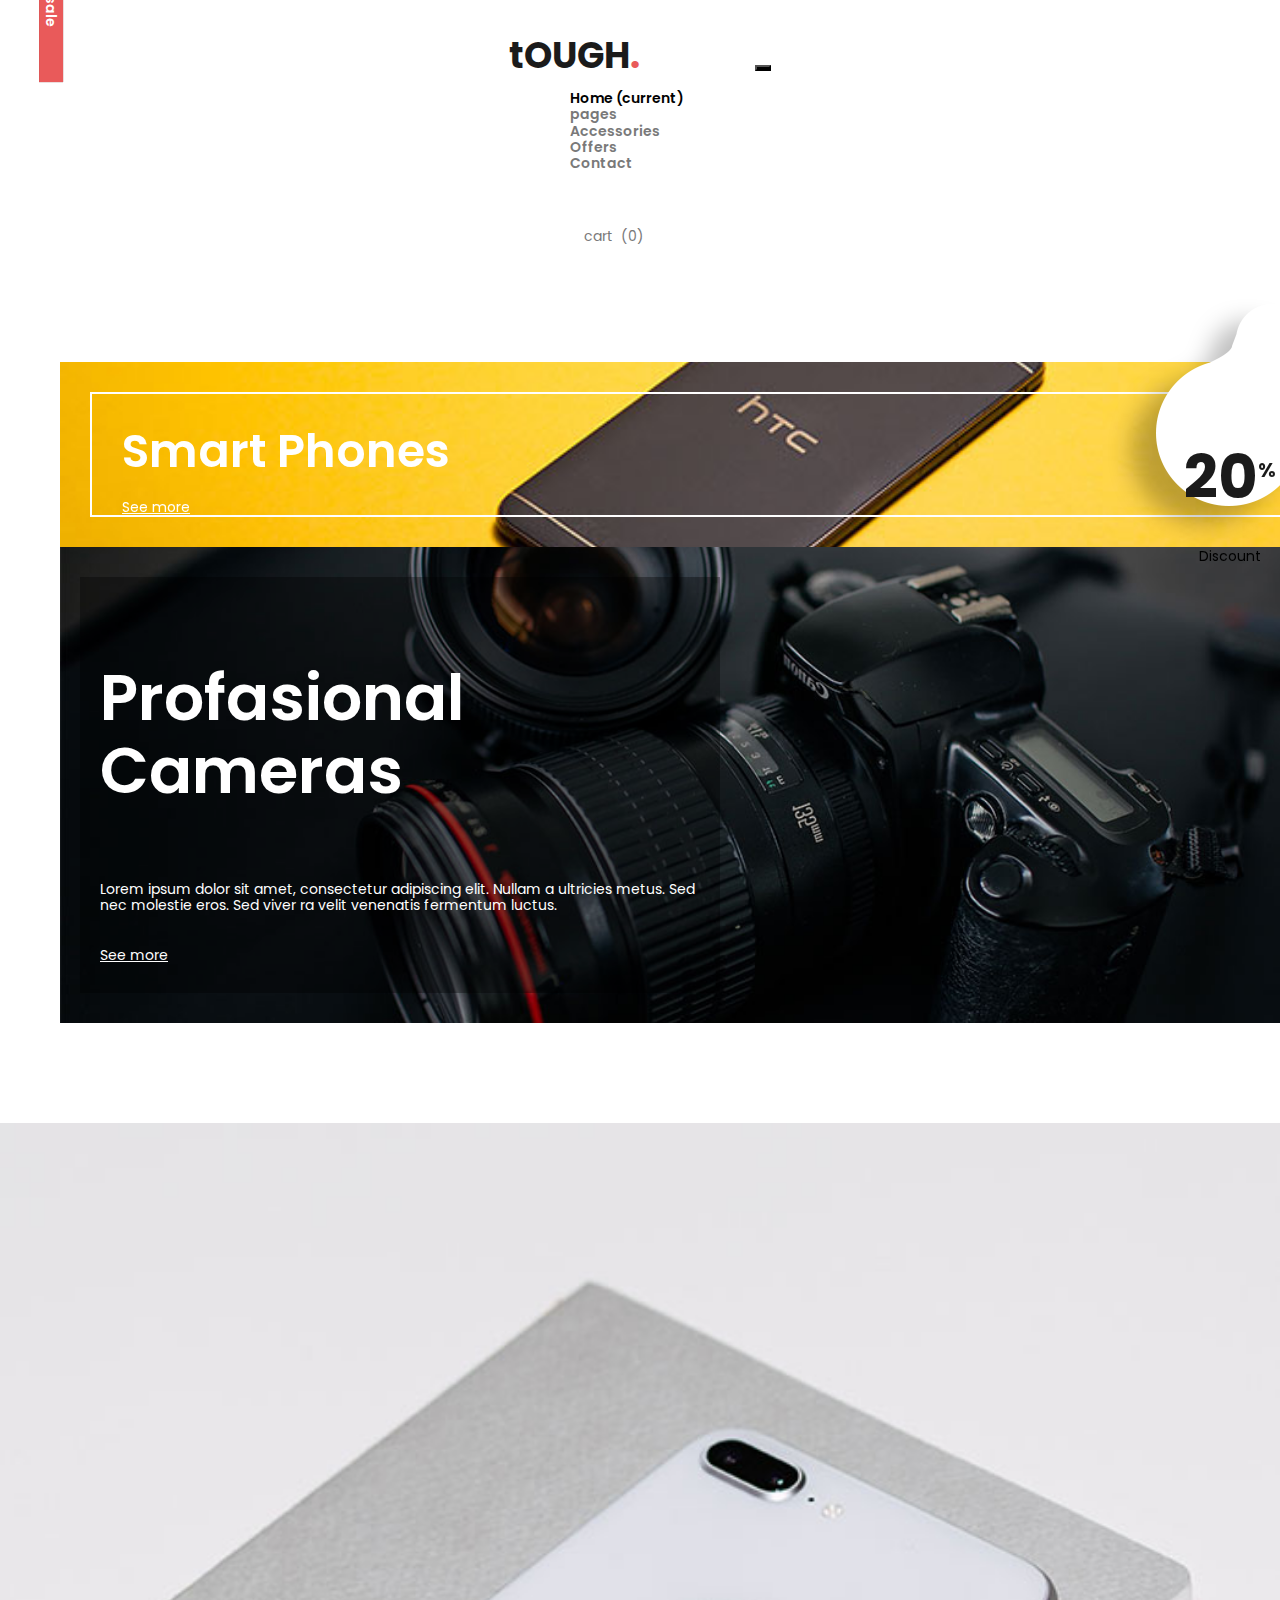
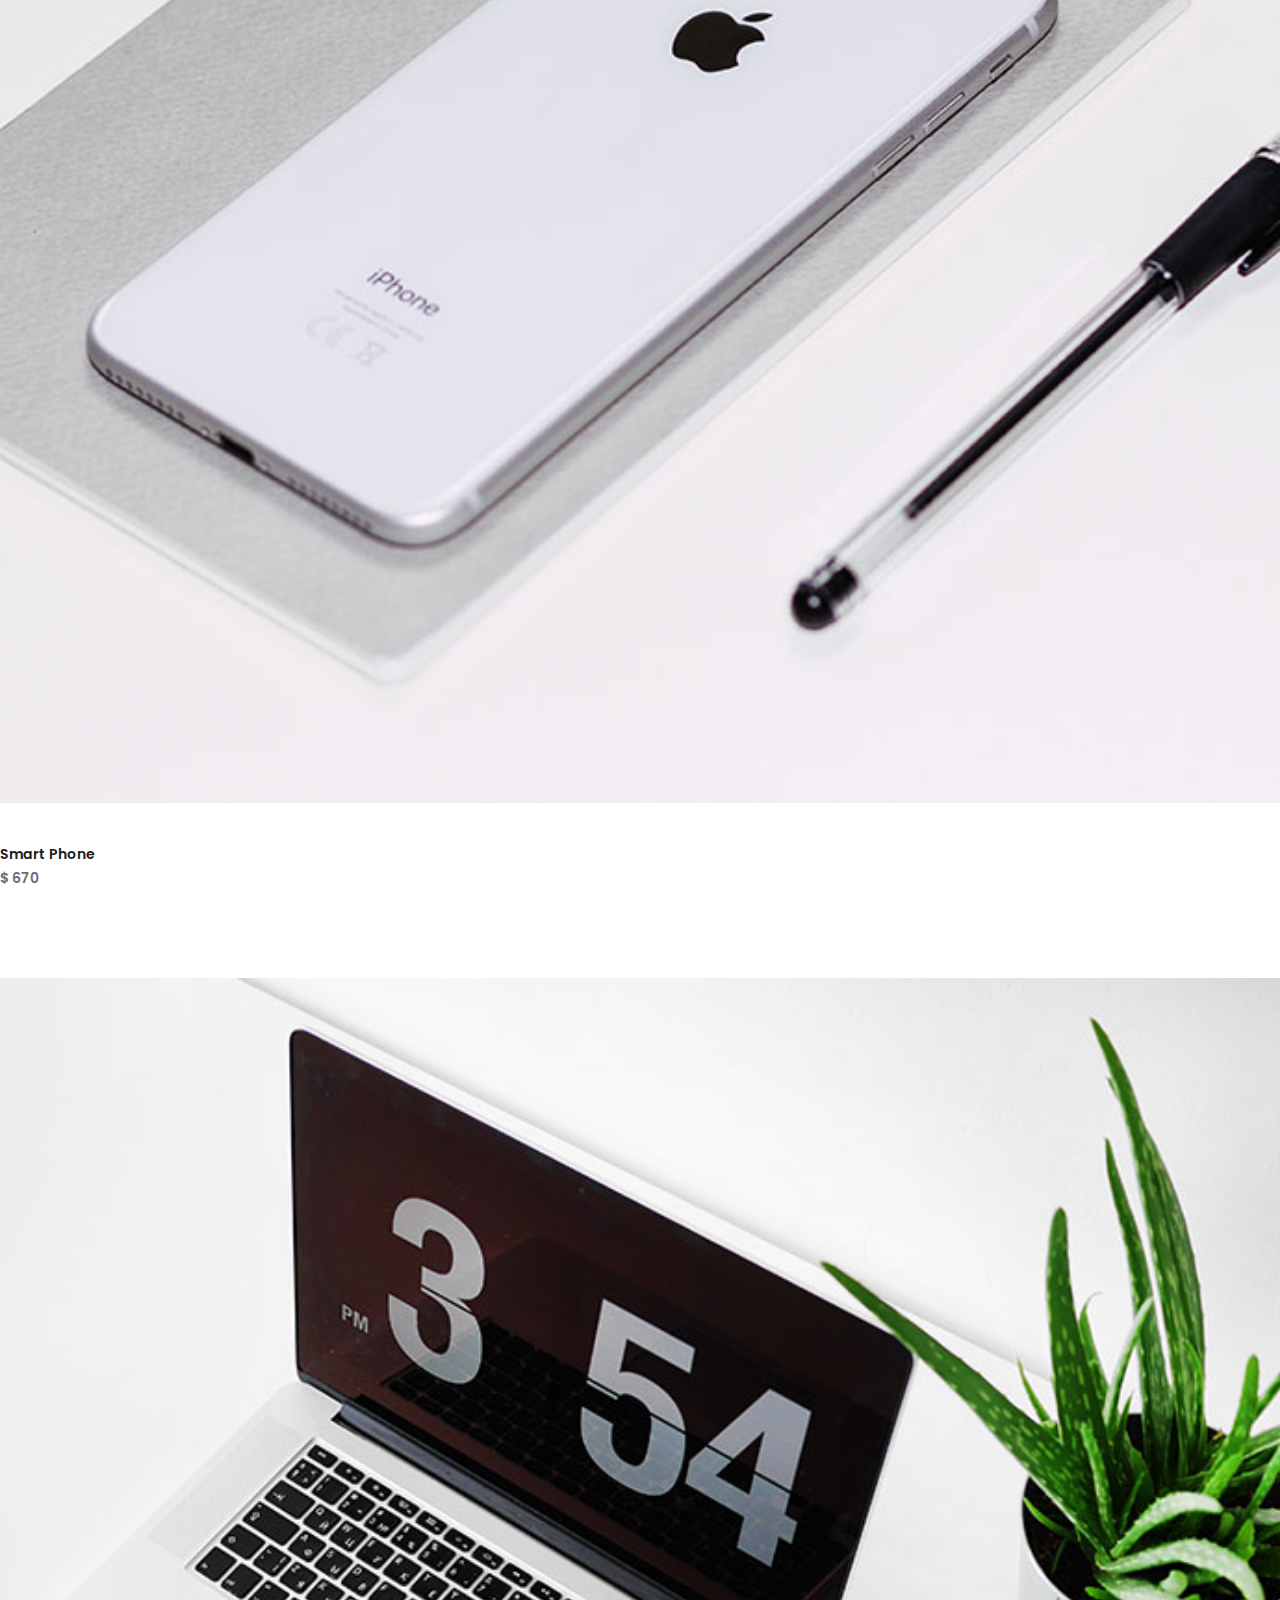
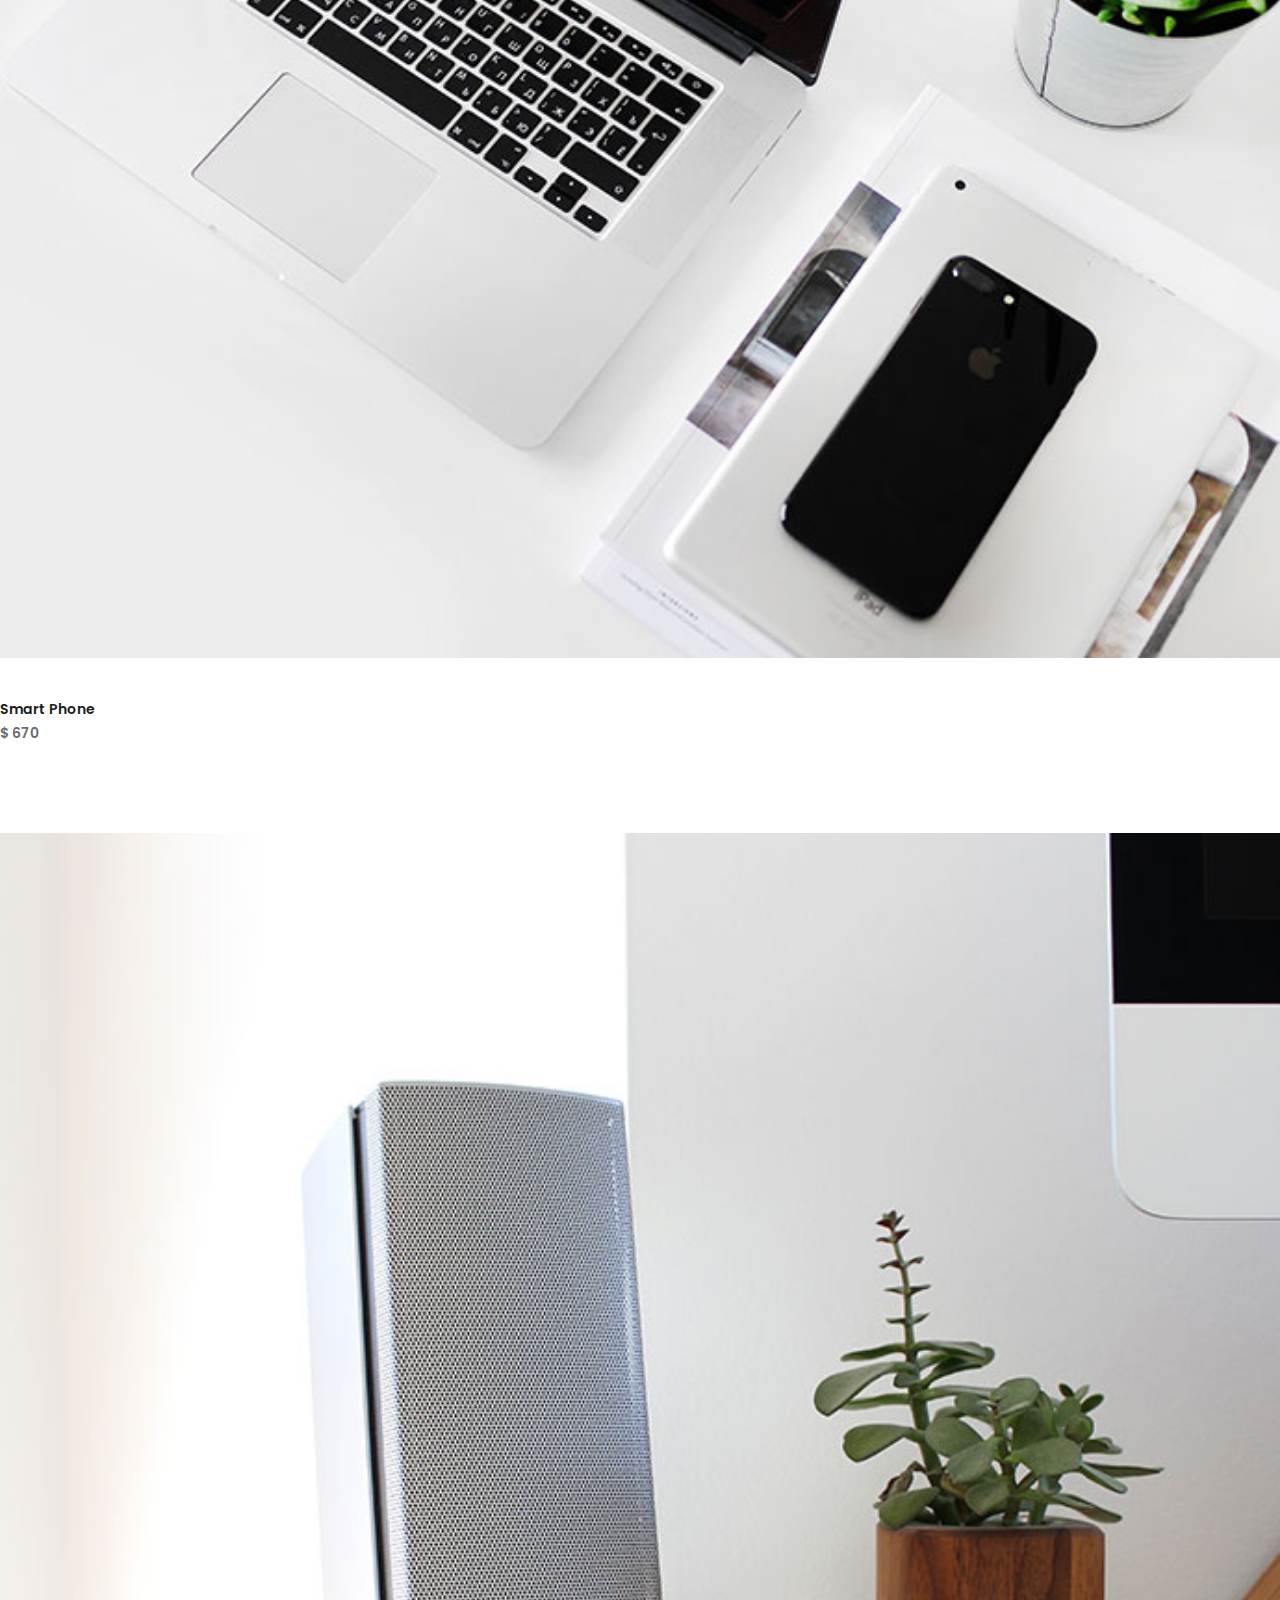
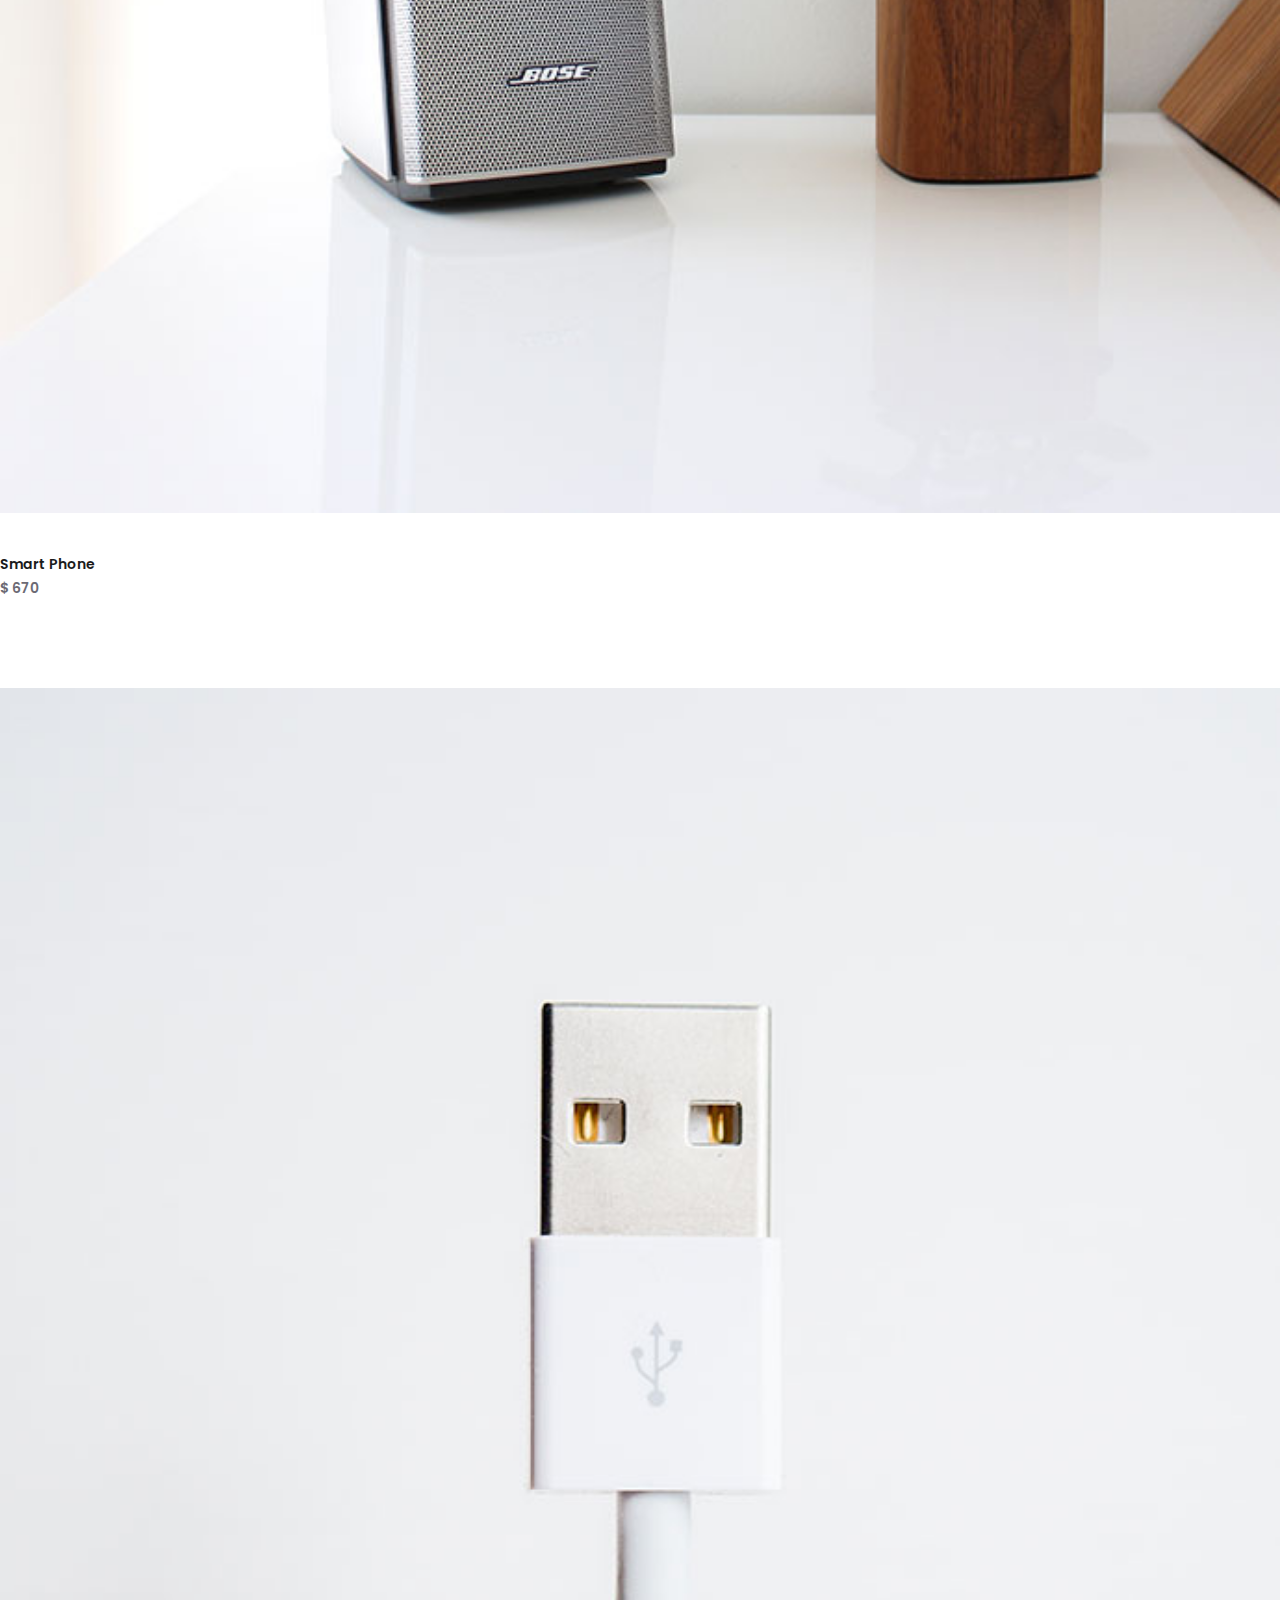
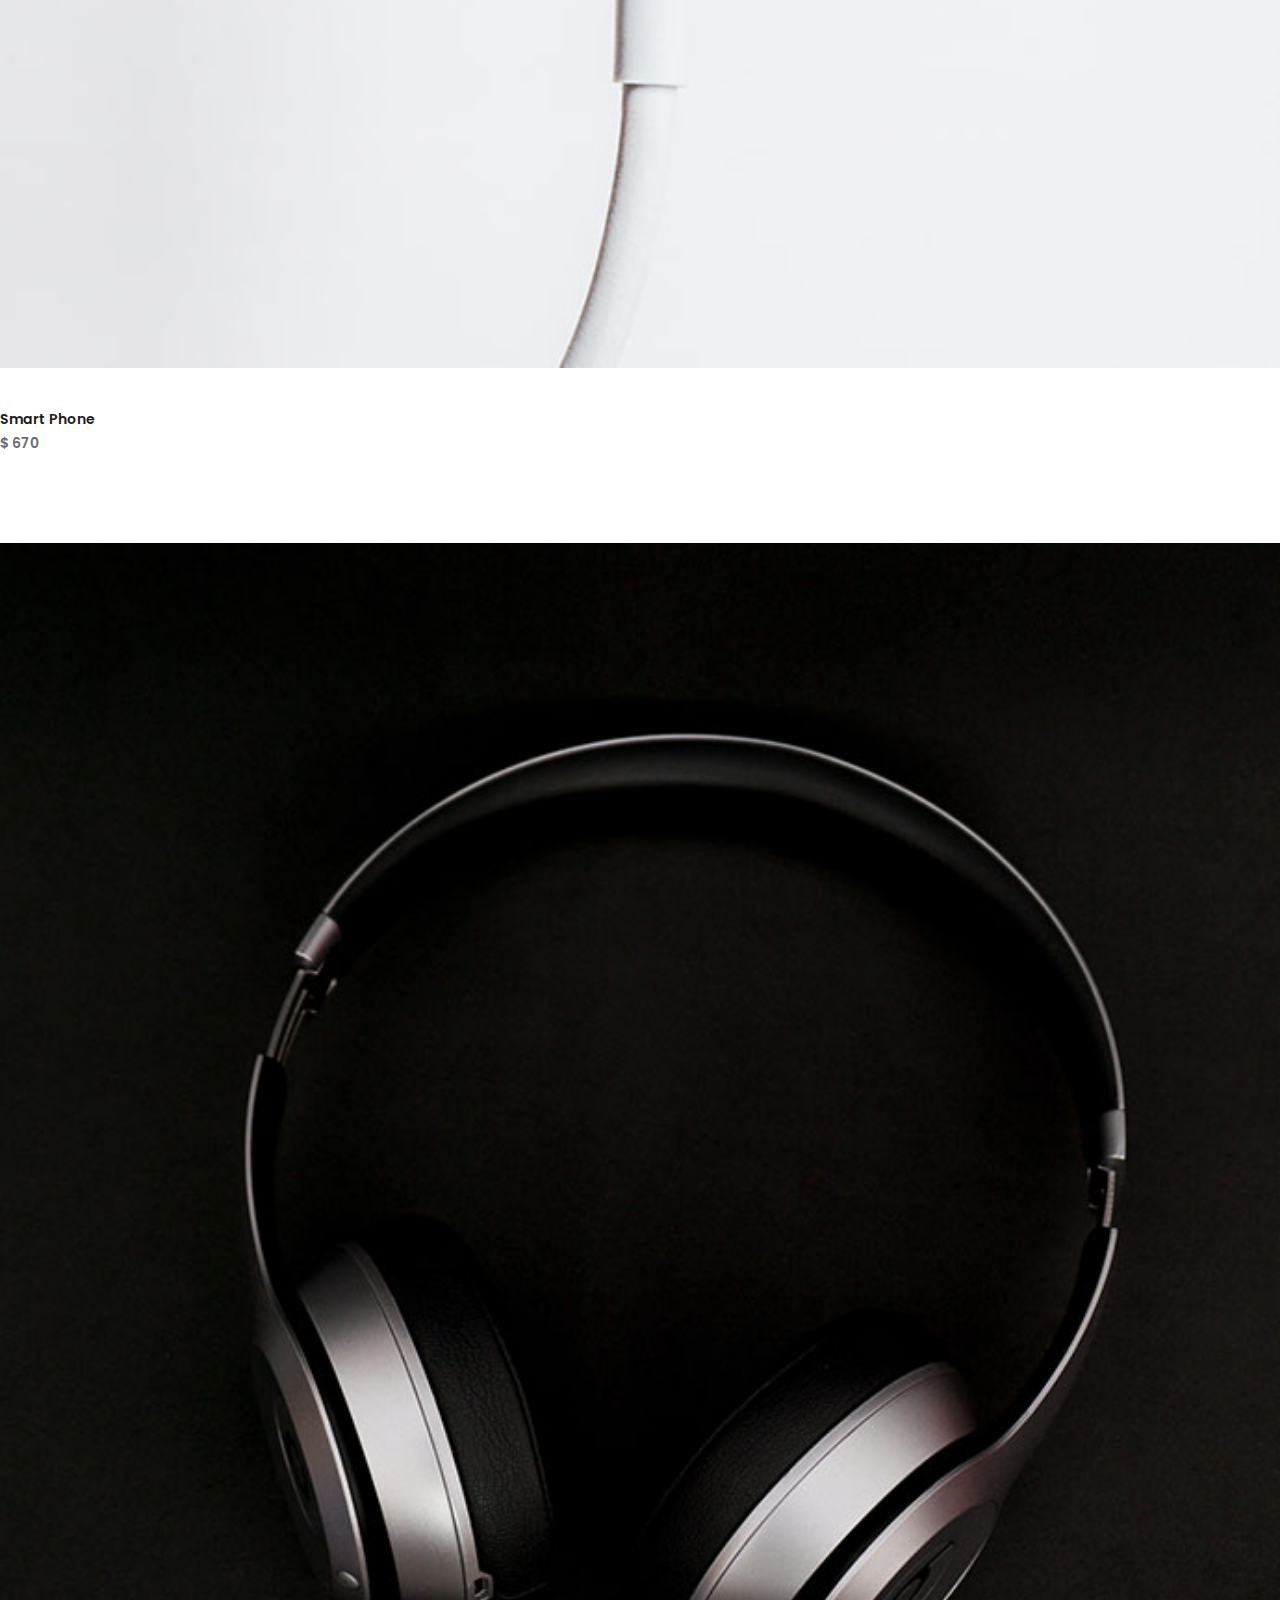
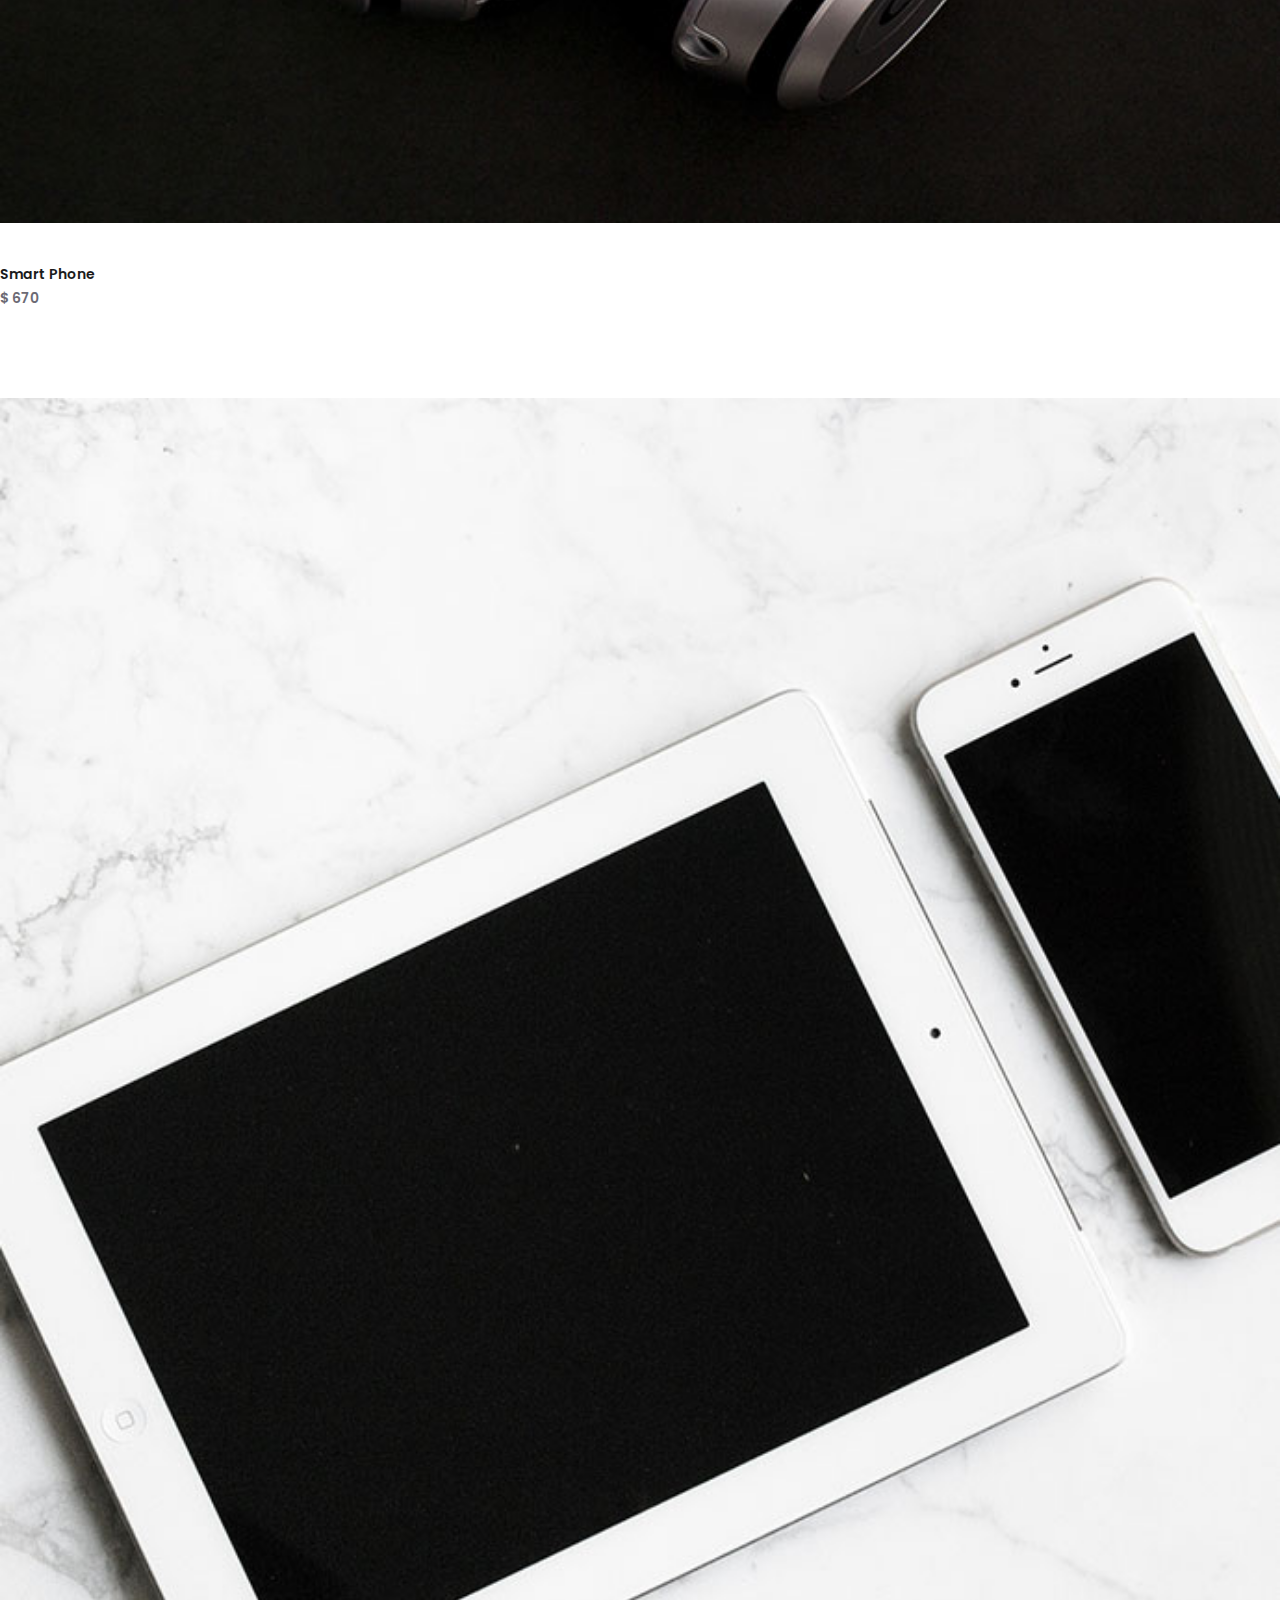
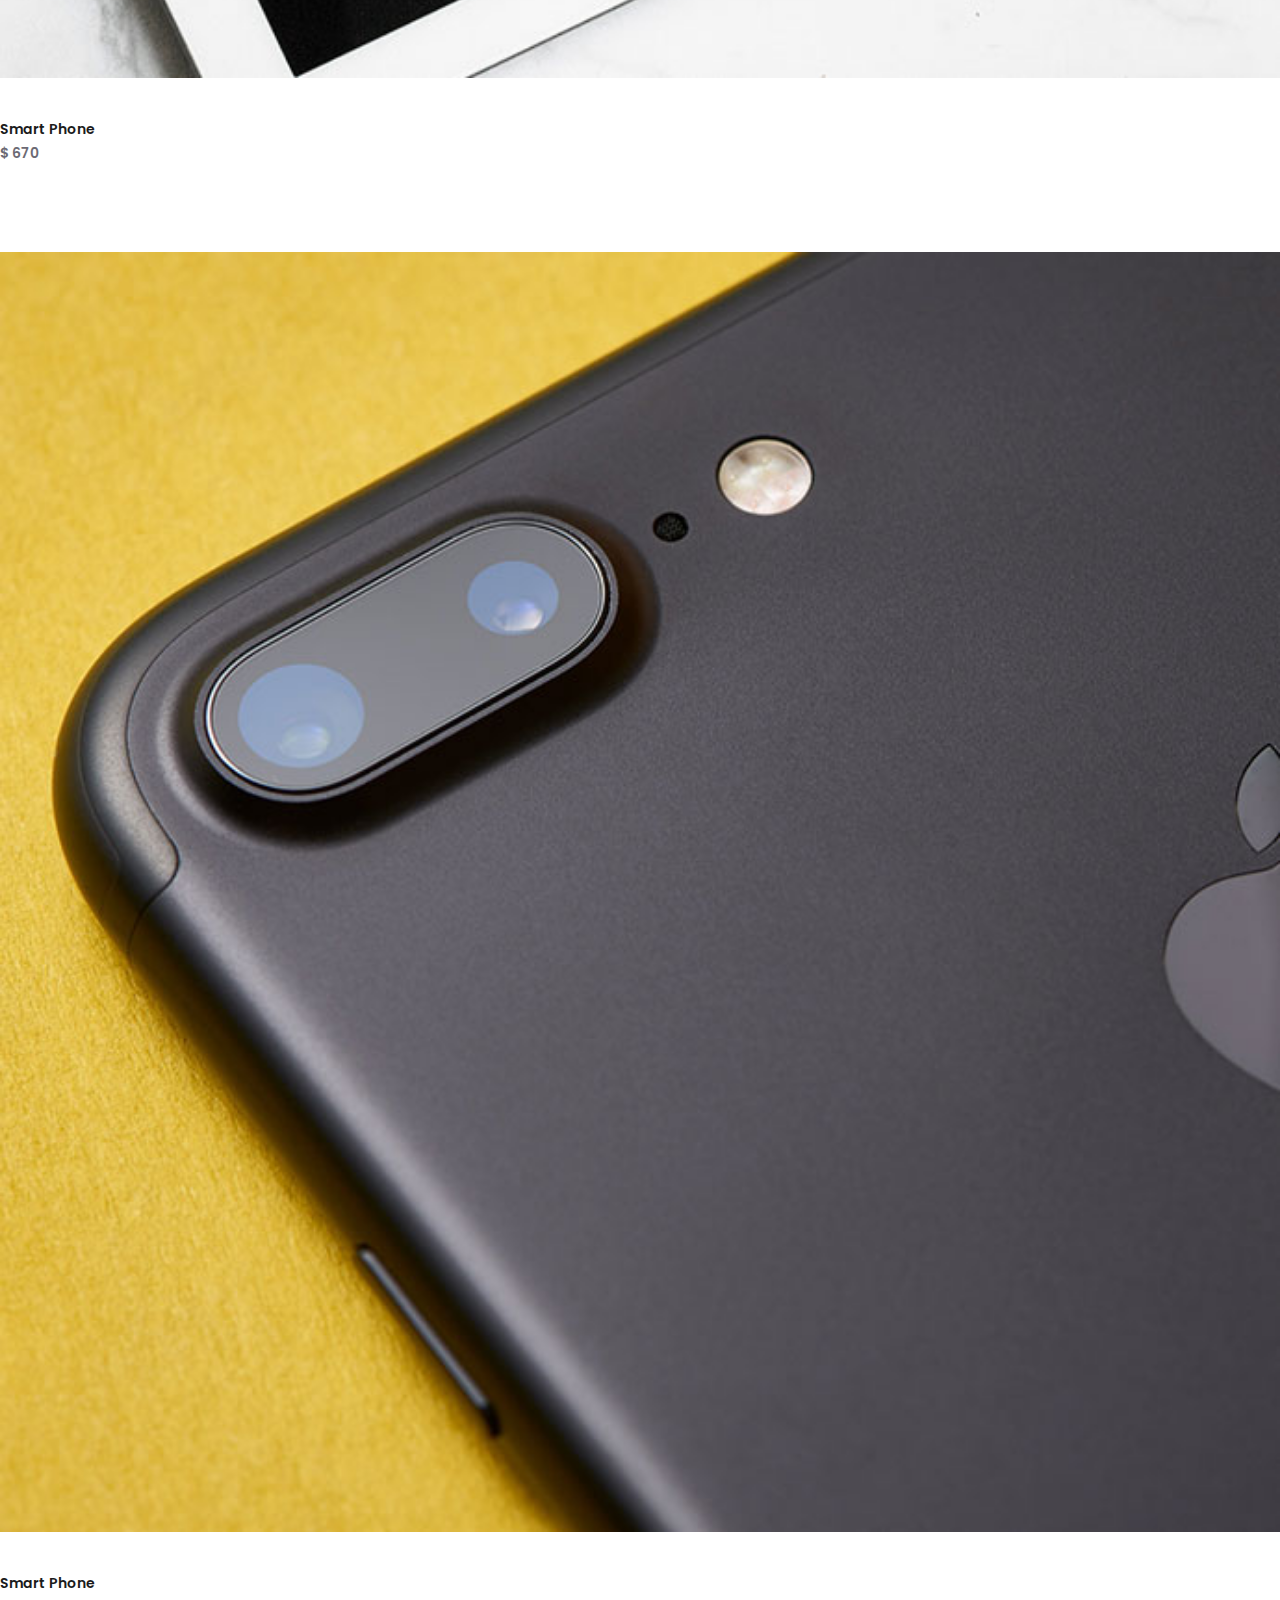
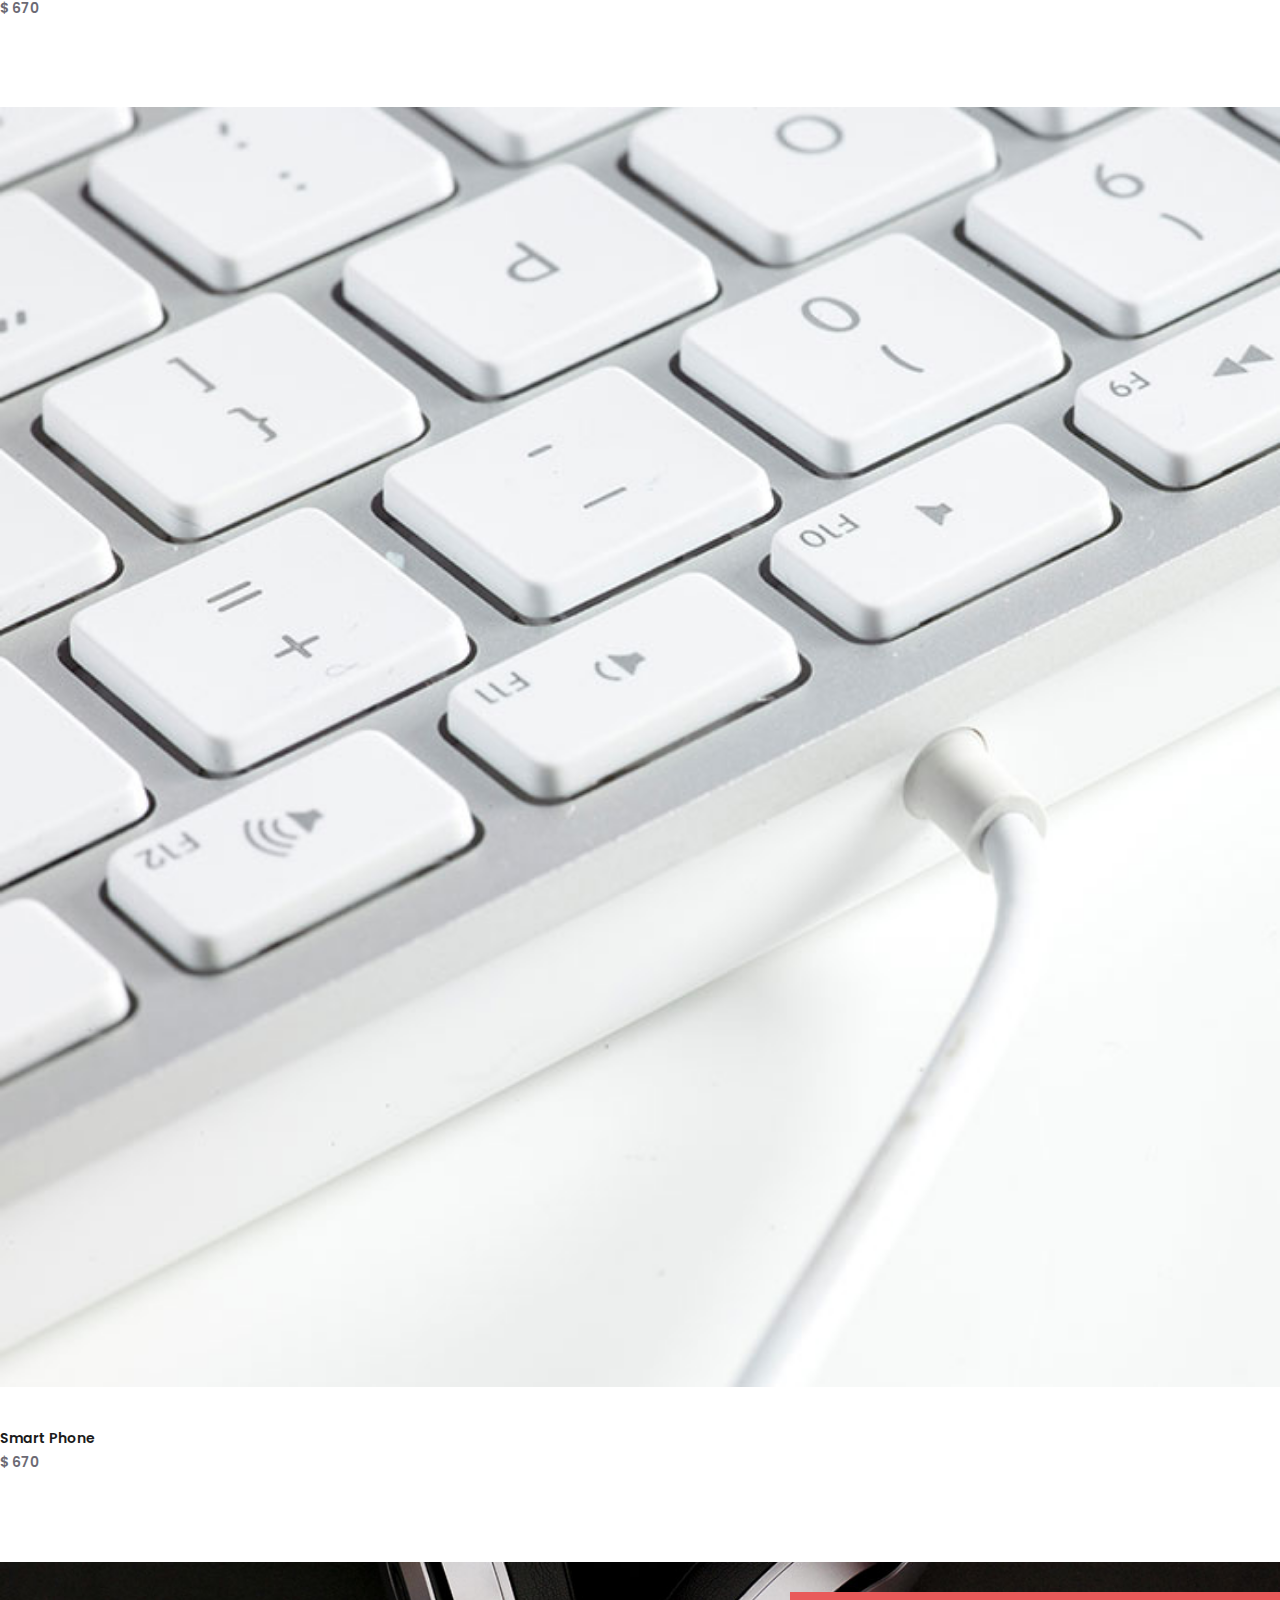
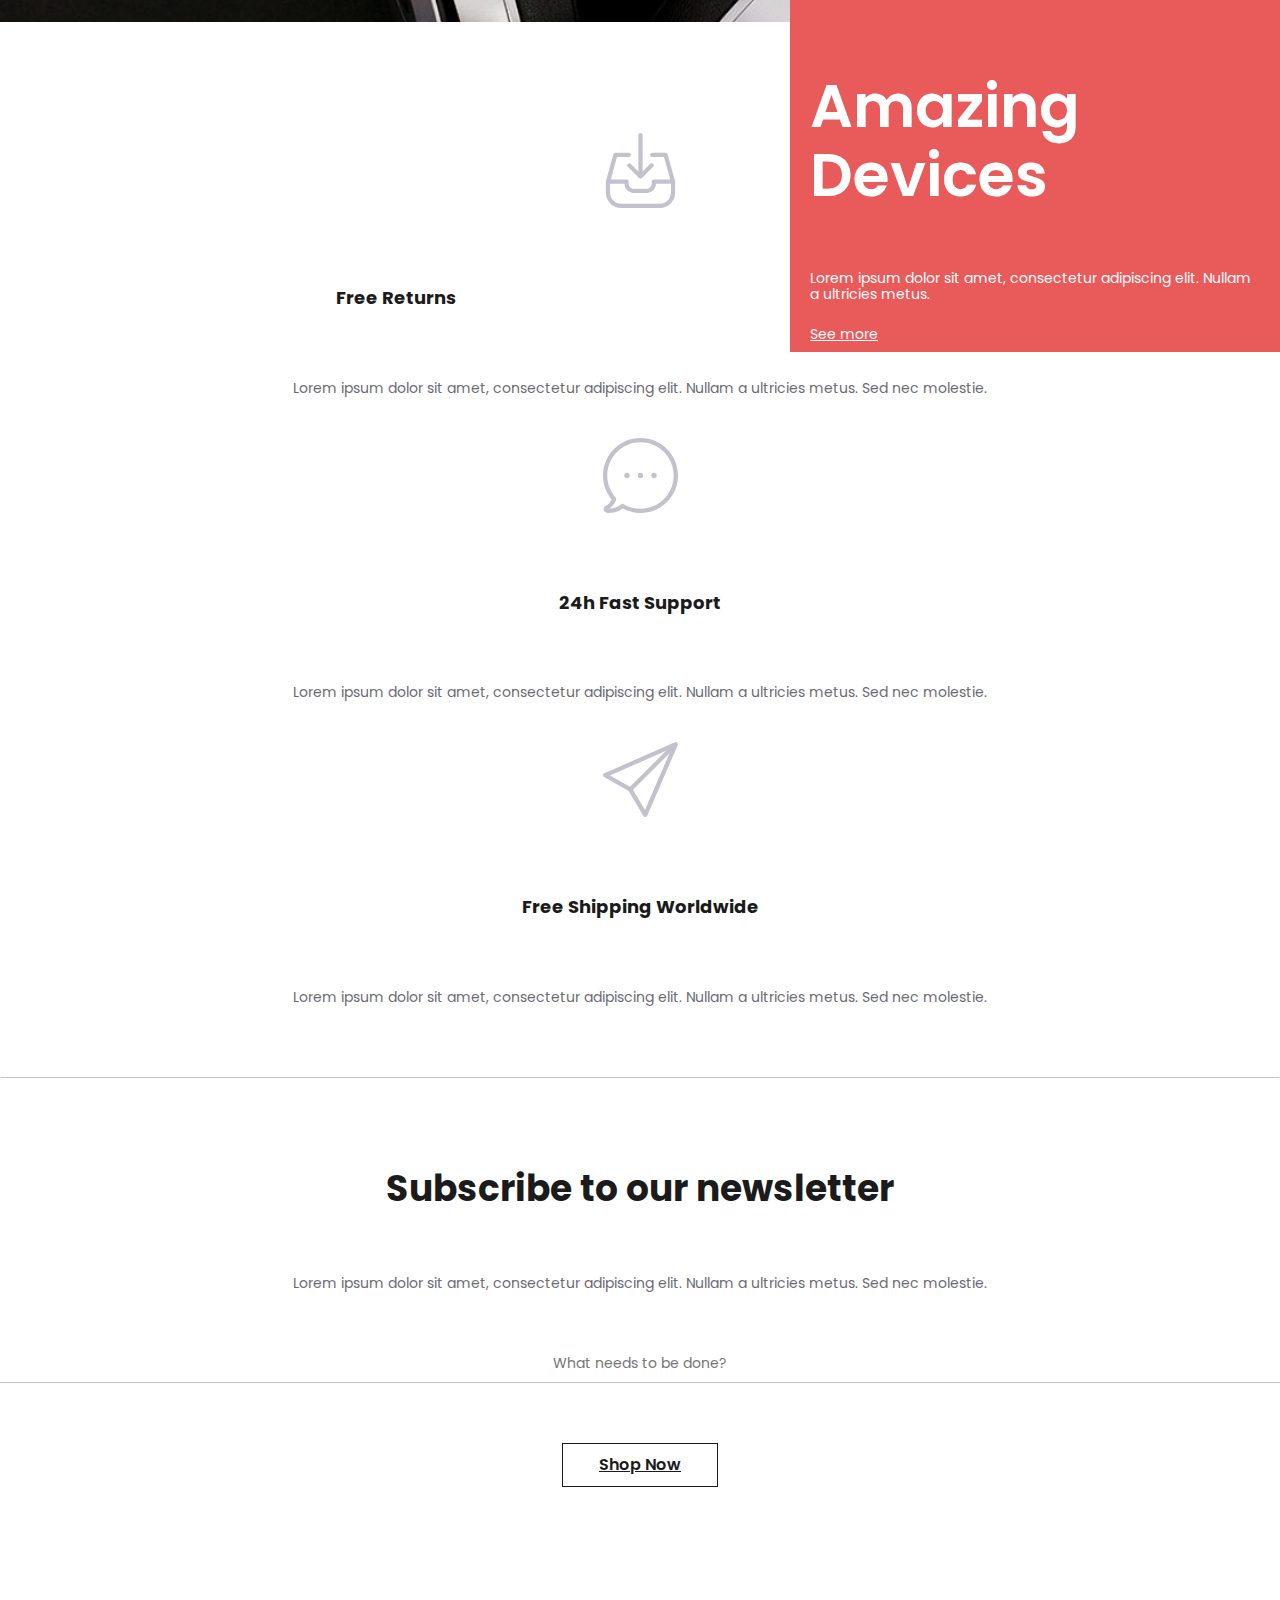
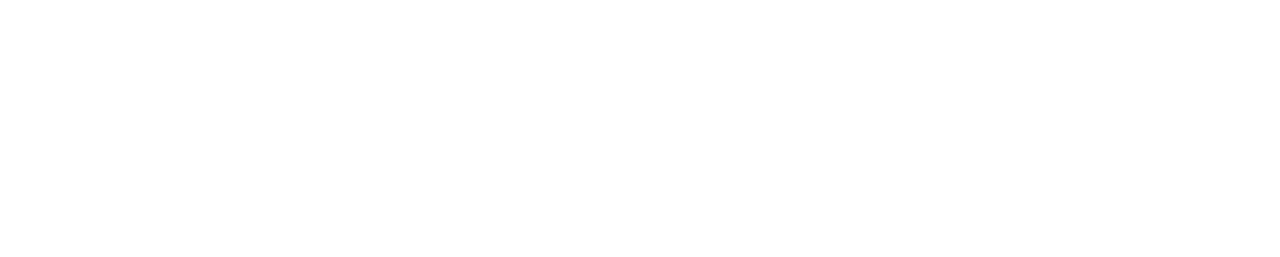
<file: index.html>
<!DOCTYPE html>
<html lang="en">

<head>
    <meta charset="UTF-8">
    <meta name="viewport" content="width=device-width, initial-scale=1.0">
    <title>Tough</title>


    <link rel="stylesheet" href="https://use.fontawesome.com/releases/v5.7.0/css/all.css"
        integrity="sha384-lZN37f5QGtY3VHgisS14W3ExzMWZxybE1SJSEsQp9S+oqd12jhcu+A56Ebc1zFSJ" crossorigin="anonymous">

    <!-- <link rel="stylesheet" href="js/OwlCarousel2-2.3.4/dist/assets/owl.carousel.min.css">
    <link rel="stylesheet" href="js/OwlCarousel2-2.3.4/dist/assets/owl.theme.default.min.css"> -->



    <!-- Bootstrap CSS -->
    <!-- <link rel="stylesheet" type="text/css" href="//cdn.jsdelivr.net/npm/slick-carousel@1.8.1/slick/slick.css" /> -->

    <!-- <link rel="stylesheet" href="bootstrap-4.0.0/dist/css/bootstrap.min.css"> -->
    <link rel="stylesheet" href="https://cdn.jsdelivr.net/npm/bootstrap@4.5.3/dist/css/bootstrap.min.css"
        integrity="sha384-TX8t27EcRE3e/ihU7zmQxVncDAy5uIKz4rEkgIXeMed4M0jlfIDPvg6uqKI2xXr2" crossorigin="anonymous">
    <!-- <link rel="stylesheet" href="css/animate.min.css"> -->
    <link rel="stylesheet" href="css/owl.carousel.min.css">
    <link rel="stylesheet" href="css/owl.theme.default.min.css">
    <link rel="stylesheet" href="css/style.css">

</head>

<body>

    <section class="body_section">


        <section class="navigation fixed-top">

            <nav class="navbar navbar-expand-lg navbar-dark  " id="new">
                <a class="navbar-brand" href="index.html">tOUGH<span>.</span></a>
                <button class="navbar-toggler" type="button" data-trigger="#main_nav">
                    <span class="navbar-toggler-icon"></span>
                </button>
                <div class="navbar-collapse" id="main_nav">
                    <div class="offcanvas-header mt-3">
                        <button class="btn btn-black btn-close float-right"> &times Close </button>
                     
                    </div>


                    <!-- Links -->
                    <ul class="navbar-nav ">
                        <li class="nav-item active">
                            <a class="nav-link" href="index.html">Home
                                <span class="sr-only">(current)</span>
                            </a>
                        </li>
                        <li class="nav-item dropdown " >
                            <a class="nav-link dropdown-toggle" id="navbarDropdownMenuLink"  data-toggle="dropdown"
                                aria-haspopup="true" aria-expanded="false" href="categories.html">pages</a>
                            <div class="dropdown-menu dropdown-primary" id="main_nav" aria-labelledby="navbarDropdownMenuLink">
                                <a class="dropdown-item" href="shop.html">shop</a>
                                <a class="dropdown-item" href="preview.html">Product preview</a>
                                <a class="dropdown-item" href="cart.html">Cart</a>
                                <a class="dropdown-item" href="contact.html">Contact</a>
                                <a class="dropdown-item" href="checkout.html">Checkout</a>
                            </div>
                        </li>
                        <li class="nav-item">
                            <a class="nav-link" href="#">Accessories</a>
                        </li>
                        </li>
                        <li class="nav-item">
                            <a class="nav-link" href="#">Offers</a>
                        </li>
                        <!-- <li class="nav-item">
                    <a class="nav-link" ></a>
                </li> -->

                        <!-- Dropdown -->
                        <li class="nav-item ">
                            <a class="nav-link" href="contact.html">Contact</a>
                        </li>

                    </ul>
                    <!-- Links -->


                    <div class="wrapper d-flex ">

                        <a href="cart.html" class="  cart d-flex">


                            <span class="    fas fa-shopping-bag"></span>

                            <div class="cart_count">
                                cart &nbsp;(0)
                            </div>

                        </a>


                        <div class="search">
                            <a class="btn btn-nav p-0" id="circle"> <span class="fas fa-search"></span></a>

                        </div>
                    </div>
                </div>

            </nav>



        </section>

        <!-- Banner section starts here -->



        <section class="banner_main">


            <div class="owl-carousel">
                <div>
                    <div class="banner_bg">
                        <div class="container">

                            <div class="card w-75">
                                <div class="card-body ">
                                    <h5 class="card-title">A new Online Shop <br>Experience.</h5>
                                    <p class="card-text">Lorem ipsum dolor sit amet, consectetur adipiscing elit.
                                        Nullam a <br>ultricies metus. Sed nec molestie.</p>
                                    <a href="#" class="btn btn-primary">Shop Now</a>
                                </div>
                            </div>
                        </div>
                    </div>
                </div>
                <div>
                    <div class="banner_bg">
                        <div class="container">

                            <div class="card w-75">
                                <div class="card-body">
                                    <h5 class="card-title">A new Online Shop <br>Experience.</h5>
                                    <p class="card-text">Lorem ipsum dolor sit amet, consectetur adipiscing elit.
                                        Nullam a <br>ultricies metus. Sed nec molestie.</p>
                                    <a href="#" class="btn btn-primary">Shop Now</a>
                                </div>
                            </div>
                        </div>
                    </div>
                </div>
                <div>
                    <div class="banner_bg">
                        <div class="container">

                            <div class="card w-75">
                                <div class="card-body">
                                    <h5 class="card-title">A new Online Shop <br>Experience.</h5>
                                    <p class="card-text">Lorem ipsum dolor sit amet, consectetur adipiscing elit.
                                        Nullam a <br>ultricies metus. Sed nec molestie.</p>
                                    <a href="#" class="btn btn-primary">Shop Now</a>
                                </div>
                            </div>
                        </div>
                    </div>
                </div>
                <div>
                    <div class="banner_bg">
                        <div class="container">

                            <div class="card w-75">
                                <div class="card-body">
                                    <h5 class="card-title">A new Online Shop <br>Experience.</h5>
                                    <p class="card-text">Lorem ipsum dolor sit amet, consectetur adipiscing elit.
                                        Nullam a <br>ultricies metus. Sed nec molestie.</p>
                                    <a href="#" class="btn btn-primary">Shop Now</a>
                                </div>
                            </div>
                        </div>
                    </div>
                </div>

            </div>
            <div class="slider-counter">

            </div>
        </section>

        <!-- Banner section ends here -->


        <!-- Main product starts here -->

        <section class="main_product">

            <div class="wrapper">

                <div class="row">
                    <div class="col-lg-4 col-12 mb-lg-0 mb-5"> <div class="main_img1" style="background-image: url(images/main-product/avds_small.jpg);">

                    <div class="main_product_info">
                        <div class="smart">
                            Smart Phones
                        </div>
                        <a class="" href="#">See more</a>
                        <div class="offer">
                            <img src="images/main-product/discount.png">

                            <div class="offer_discount">
                                <p>
                                    20<span>%</span>
                                </p>
                                <div class="dsc">Discount</div>
                            </div>
                        </div>

                    </div>
                </div></div>
                    <div class="col-lg-8 col-12 mb-lg-0"><div class="main_img2" style="background-image: url(images/main-product/avds_large.jpg);">

                    <div class="container">
                        <div class="main_product_info2">
                            <div class="wrapper1">
                                <h2>Profasional Cameras</h2>

                                <p>
                                    Lorem ipsum dolor sit amet, consectetur
                                    adipiscing elit. Nullam a ultricies metus. Sed nec molestie eros. Sed viver ra velit
                                    venenatis fermentum luctus.
                                </p>
                            </div>

                            <a class="" href="#">See more</a>
                        </div>
                    </div>

                </div></div>
                </div>
               
                
            </div>

        </section>

        <!-- Main product ends here -->


        <!-- Product section starts here -->

        <section class="product">
            <div class="container">
                <div class="row">
                    <div class="col-lg-3 col-md-6 col-12">
                        <div class="product_wrapper">
                            <img src="images/products/product_1.jpg">

                            <a href="#">
                                <div class="new">New</div>
                            </a>

                            <div class="product_name">
                                <a href="#">
                                    <p>Smart Phone</p>
                                </a>


                                <span>$ 670</span>
                            </div>
                        </div>
                    </div>
                    <div class="col-lg-3 col-md-6 col-12">
                        <div class="product_wrapper">
                            <img src="images/products/product_4.jpg">
                            <a href="#">
                                <div class="sale">Sale</div>
                            </a>

                            <div class="product_name">
                                <p>Smart Phone</p>
                                <span>$ 670</span>
                            </div>
                        </div>
                    </div>
                    <div class="col-lg-3 col-md-6 col-12">
                        <div class="product_wrapper">
                            <img src="images/products/product_2.jpg">

                            <div class="product_name">
                                <p>Smart Phone</p>
                                <span>$ 670</span>
                            </div>
                        </div>
                    </div>
                    <div class="col-lg-3 col-md-6 col-12">
                        <div class="product_wrapper">
                            <img src="images/products/product_3.jpg">

                            <div class="product_name">
                                <p>Smart Phone</p>
                                <span>$ 670</span>
                            </div>
                        </div>
                    </div>
                    <div class="col-lg-3 col-md-6 col-12">
                        <div class="product_wrapper">
                            <img src="images/products/product_5.jpg">

                            <a href="#">

                            </a>

                            <div class="product_name">
                                <a href="#">
                                    <p>Smart Phone</p>
                                </a>


                                <span>$ 670</span>
                            </div>
                        </div>
                    </div>
                    <div class="col-lg-3 col-md-6 col-12">
                        <div class="product_wrapper">
                            <img src="images/products/product_6.jpg">
                            <a href="#">
                                <div class="hot">Hot</div>
                            </a>

                            <div class="product_name">
                                <p>Smart Phone</p>
                                <span>$ 670</span>
                            </div>
                        </div>
                    </div>
                    <div class="col-lg-3 col-md-6 col-12">
                        <div class="product_wrapper">
                            <img src="images/products/product_7.jpg">

                            <div class="product_name">
                                <p>Smart Phone</p>
                                <span>$ 670</span>
                            </div>
                        </div>
                    </div>
                    <div class="col-lg-3 col-md-6 col-12">
                        <div class="product_wrapper">
                            <img src="images/products/product_8.jpg">
                            <a href="#">
                                <div class="sale">sale</div>
                            </a>
                            <div class="product_name">
                                <p>Smart Phone</p>
                                <span>$ 670</span>
                            </div>
                        </div>
                    </div>
                </div>
            </div>

        </section>

        <!-- Product section ends here -->

        <!-- Amazing section starts here -->

        <section class="amazing">
            <div class="container">
                <div class="row">
                    <div class="amazing_bg">
                        <div class="amazing_content">
                            <h2>Amazing Devices</h2>

                            <p>
                                Lorem ipsum dolor sit amet, consectetur
                                adipiscing elit. Nullam a ultricies metus.
                            </p>
                            <a href="#">See more</a>
                        </div>


                    </div>
                </div>
            </div>

            </div>
        </section>

        <!-- Amazing section ends here -->

        <!-- Service section starts here -->

        <Section class="service">
            <div class="container">
                <div class="service_wrapper">
                    <div class="row">
                        <div class="col-12 col-lg-4">
                            <div class="wrapper">
                                <div class="img_wrapper">
                                    <img src="images/service_icons/icon_2.svg">
                                </div>
                                <h6>Free Returns</h6>
                                <p>
                                    Lorem ipsum dolor sit amet, consectetur adipiscing elit. Nullam a ultricies metus.
                                    Sed
                                    nec molestie.
                                </p>
                            </div>
                        </div>
                        <div class="col-12 col-lg-4">
                            <div class="wrapper">
                                <div class="img_wrapper">
                                    <img src="images/service_icons/icon_3.svg">
                                </div>
                                <h6>24h Fast Support</h6>
                                <p>
                                    Lorem ipsum dolor sit amet, consectetur adipiscing elit. Nullam a ultricies metus.
                                    Sed
                                    nec molestie.
                                </p>
                            </div>
                        </div>
                        <div class="col-12 col-lg-4">
                            <div class="wrapper">
                                <div class="img_wrapper">
                                    <img src="images/service_icons/icon_1.svg">
                                </div>
                                <h6>Free Shipping Worldwide</h6>
                                <p>
                                    Lorem ipsum dolor sit amet, consectetur adipiscing elit. Nullam a ultricies metus.
                                    Sed
                                    nec molestie.
                                </p>
                            </div>
                        </div>
                    </div>
                </div>
            </div>
        </Section>

        <!-- Service section ends here -->

        <!-- Subscribe section starts here -->

        <section class="subscribe">

            <div class="container">
                <div class="row">
                    <div class="col-12">
                        <div class="wrapper">
                            <h3>
                                Subscribe to our newsletter
                            </h3>
                            <p>
                                Lorem ipsum dolor sit amet, consectetur adipiscing elit. Nullam a ultricies metus. Sed nec
                                molestie.
                            </p>
    
                            <input class="inp" placeholder="What needs to be done?" />
                            <div class="button_wrapper">
                                <a href="#" class="btn btn-black">Shop Now</a>
                            </div>
    
                        </div>
                    </div>
                    

                </div>
            </div>

        </section>

        <!-- Subscribe section ends here -->

    </section>
    <!-- Footer section starts here -->

    <section class="footer">
        <div class="footer_wrapper">
            <div class=" container">
                <div class="wrapper">
                    <div class="footer_logo">
                        <a class="navbar-brand" href="#">tOUGH.</a>
                    </div>



                    <div class="copy_right">
                        <p>
                            Copyright © 2020 All rights reserved | This template is made with
                            <br>

                            <span class="far fa-heart"></span> &nbsp;<a href="#">by Cybrosys</a>
                        </p>
                    </div>

                    <div class="footer_icon">
                        <a href="#"> <span class=" 	fab fa-pinterest"></span></a>

                        <a href="#"><span class=" 	fab fa-instagram"></span></a>

                        <a href="#"><span class="fab fa-facebook-f"></span></a>

                        <a href="#"> <span class=" 	fab fa-twitter"></span></a>

                    </div>

                </div>

            </div>
        </div>
        </div>
    </section>
    <!-- Footer section ends here -->





    <!-- Optional JavaScript -->

    <!-- jQuery first, then Popper.js, then Bootstrap JS -->
    <script src="https://code.jquery.com/jquery-3.2.1.slim.min.js"
        integrity="sha384-KJ3o2DKtIkvYIK3UENzmM7KCkRr/rE9/Qpg6aAZGJwFDMVNA/GpGFF93hXpG5KkN"
        crossorigin="anonymous"></script>
    <script src="https://cdnjs.cloudflare.com/ajax/libs/popper.js/1.12.9/umd/popper.min.js"
        integrity="sha384-ApNbgh9B+Y1QKtv3Rn7W3mgPxhU9K/ScQsAP7hUibX39j7fakFPskvXusvfa0b4Q"
        crossorigin="anonymous"></script>
    <script src="https://maxcdn.bootstrapcdn.com/bootstrap/4.0.0/js/bootstrap.min.js"
        integrity="sha384-JZR6Spejh4U02d8jOt6vLEHfe/JQGiRRSQQxSfFWpi1MquVdAyjUar5+76PVCmYl"
        crossorigin="anonymous"></script>

    <!-- JS -->


    <script src="./js/owl.carousel.js"></script>

    <script>
        // When the user scrolls down 80px from the top of the document, resize the navbar's padding and the logo's font size
        window.onscroll = function () { scrollFunction() };

        function scrollFunction() {
            if (document.body.scrollTop > 80 || document.documentElement.scrollTop > 80) {
                document.getElementById("new").style.padding = "15px 15px";


            } else {
                document.getElementById("new").style.padding = "40px 40px";


            }
        }
    </script>

    <script>
        $(document).ready(function () {
            $(".owl-carousel").owlCarousel(
                {
                    // animateOut: 'slideOutDown',
                    // animateIn: 'flipInX',
                    items: 1,
                    loop: true,
                    margin: 30,
                    stagePadding: 30,
                    smartSpeed: 450,
                    autoplay: true,
                    autoPlaySpeed: 1000,
                    autoPlayTimeout: 1000,
                    autoplayHoverPause: true,
                    onInitialized: counter,
                    dots: true,
                }
            );
        });

        function counter() {
            var buttons = $('.owl-dots button');
            buttons.each(function (index, item) {
                $(item).find('span').text(index + 1);
            });
        }

    </script>



    <script>
        $("[data-trigger]").on("click", function () {
            var trigger_id = $(this).attr('data-trigger');
            $(trigger_id).toggleClass("show");
            $('body').toggleClass("offcanvas-active");
        });

        // close button 
        $(".btn-close").click(function (e) {
            $(".navbar-collapse").removeClass("show");
            $("body").removeClass("offcanvas-active");
        }); 
    </script>

</body>

</html>
</file>
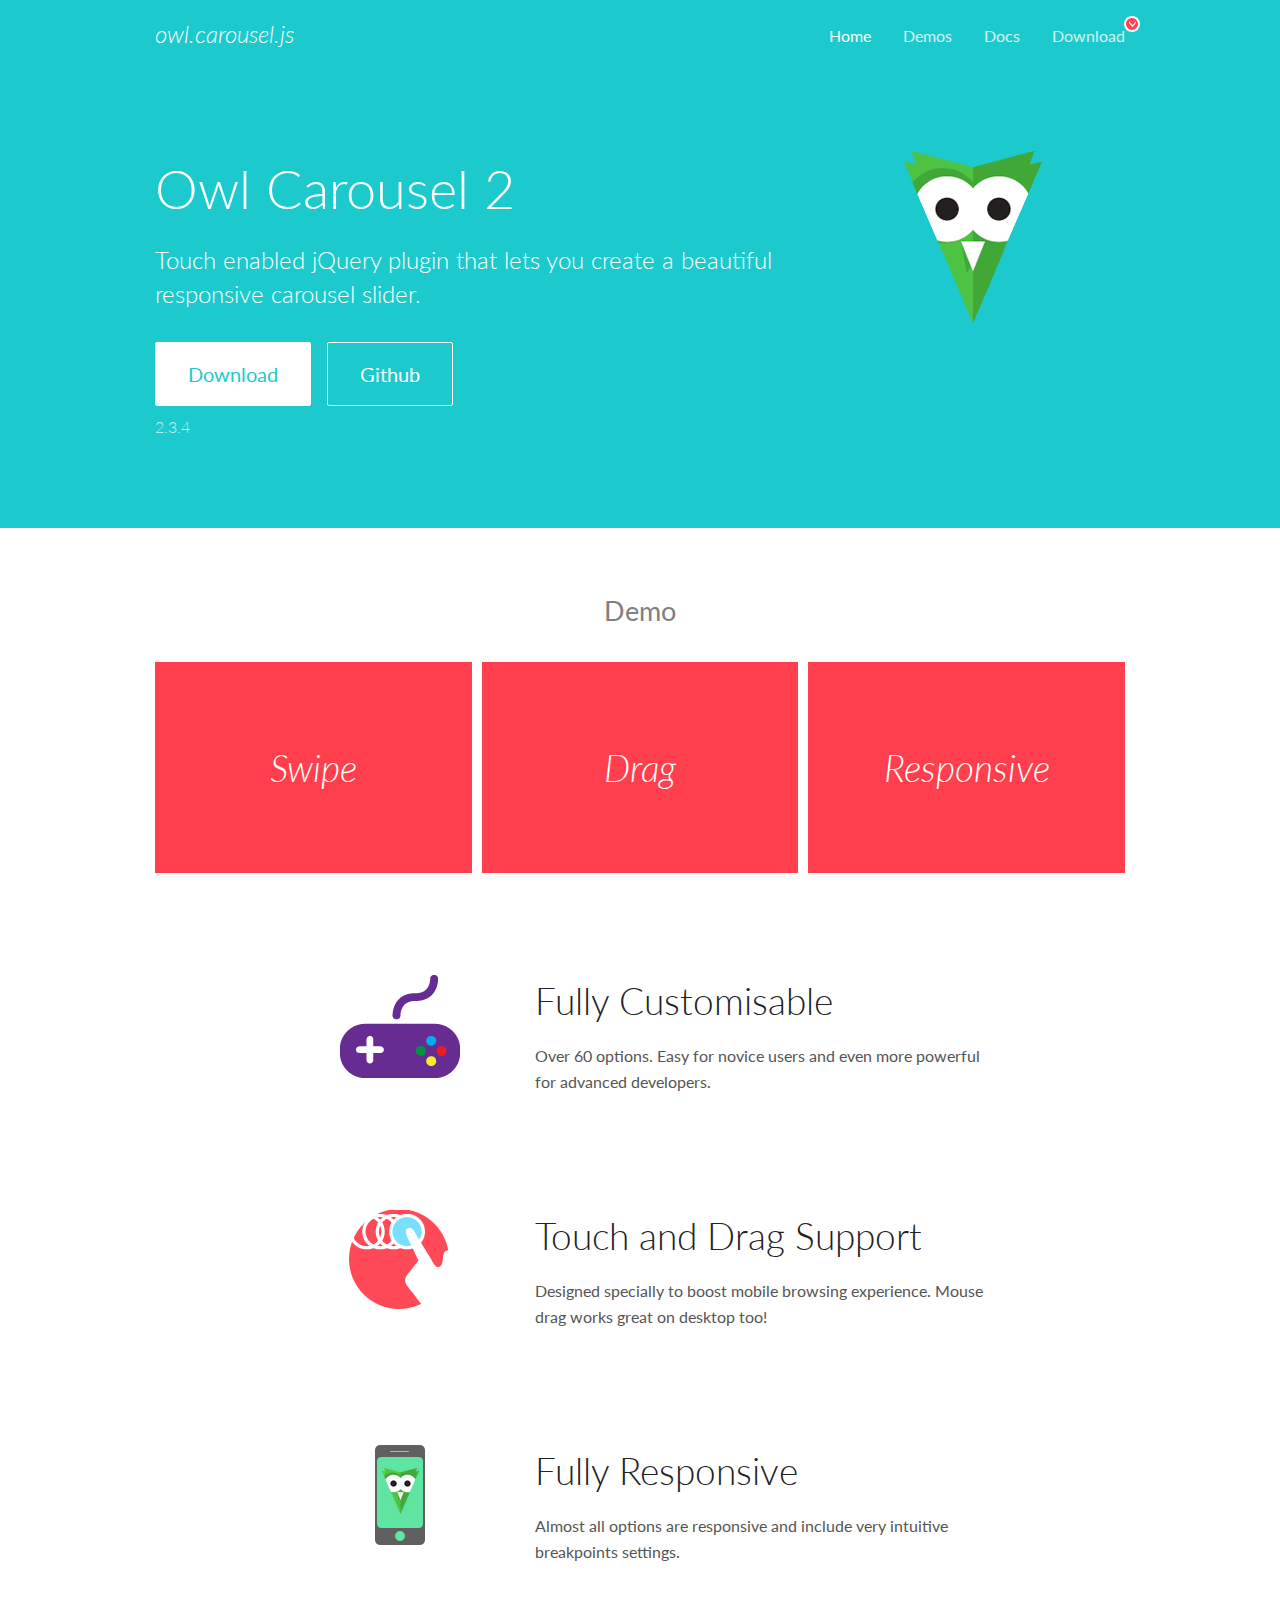
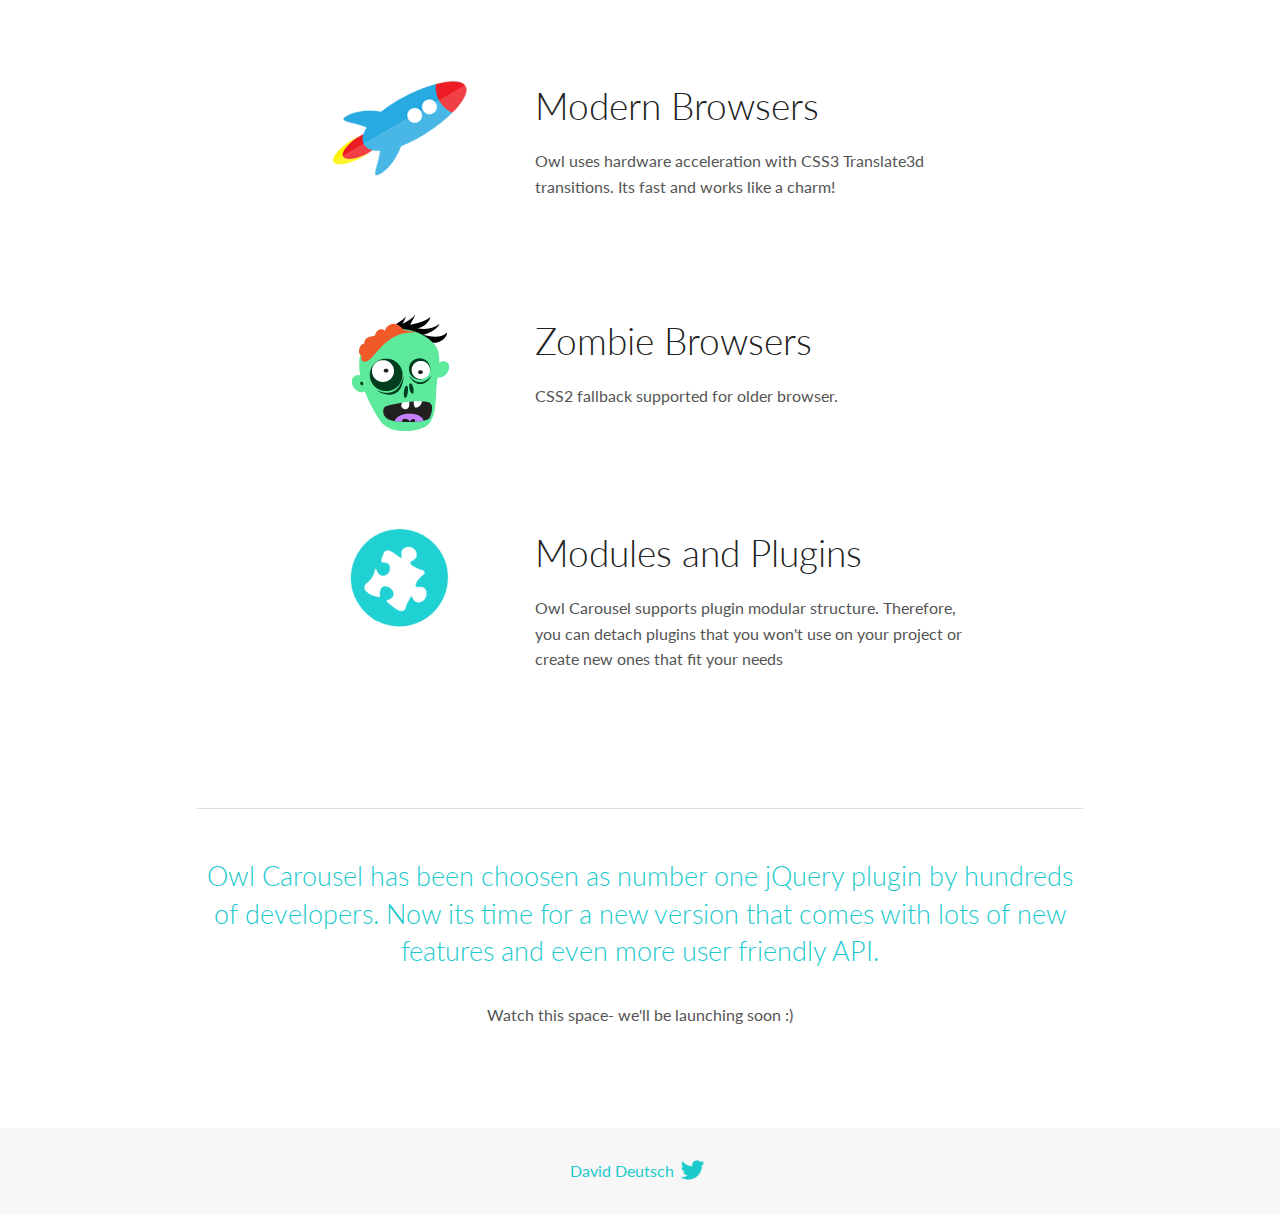
<file: OwlCarousel2-2.3.4/docs/index.html>
<!DOCTYPE html>
<html lang="en">
  <head>

    <!-- head -->
    <meta charset="utf-8">
    <meta name="msapplication-tap-highlight" content="no" />
    <meta name="viewport" content="width=device-width, initial-scale=1.0" />
    <meta name="description" content="Touch enabled jQuery plugin that lets you create beautiful responsive carousel slider.">
    <meta name="author" content="David Deutsch">
    <title>
      Home | Owl Carousel | 2.3.4
    </title>

    <!-- Stylesheets -->
    <link href='https://fonts.googleapis.com/css?family=Lato:300,400,700,400italic,300italic' rel='stylesheet' type='text/css'>
    <link rel="stylesheet" href="assets/css/docs.theme.min.css">

    <!-- Owl Stylesheets -->
    <link rel="stylesheet" href="assets/owlcarousel/assets/owl.carousel.min.css">
    <link rel="stylesheet" href="assets/owlcarousel/assets/owl.theme.default.min.css">

    <!-- HTML5 shim and Respond.js IE8 support of HTML5 elements and media queries -->

    <!--[if lt IE 9]>
      <script src="https://oss.maxcdn.com/libs/html5shiv/3.7.0/html5shiv.js"></script>
      <script src="https://oss.maxcdn.com/libs/respond.js/1.3.0/respond.min.js"></script>
    <![endif]-->

    <!-- Favicons -->
    <link rel="apple-touch-icon-precomposed" sizes="144x144" href="assets/ico/apple-touch-icon-144-precomposed.png">
    <link rel="shortcut icon" href="assets/ico/favicon.png">
    <link rel="shortcut icon" href="favicon.ico">

    <!-- Yeah i know js should not be in header. Its required for demos.-->

    <!-- javascript -->
    <script src="assets/vendors/jquery.min.js"></script>
    <script src="assets/owlcarousel/owl.carousel.js"></script>
  </head>
  <body>

    <!-- header -->
    <header class="header">
      <div class="row">
        <div class="large-12 columns">
          <div class="brand left">
            <h3>
              <a href="/OwlCarousel2/">owl.carousel.js</a> 
            </h3>
          </div>
          <a id="toggle-nav" class="right">
            <span></span> <span></span> <span></span> 
          </a> 
          <div class="nav-bar">
            <ul class="clearfix">
              <li class="active">
                <a href="/OwlCarousel2/index.html">Home</a> 
              </li>
              <li> <a href="/OwlCarousel2/demos/demos.html">Demos</a>  </li>
              <li> <a href="/OwlCarousel2/docs/started-welcome.html">Docs</a>  </li>
              <li>
                <a href="https://github.com/OwlCarousel2/OwlCarousel2/archive/2.3.4.zip">Download</a> 
                <span class="download"></span> 
              </li>
            </ul>
          </div>
        </div>
      </div>
    </header>

    <!-- home panel -->
    <section id="hero">
      <div class="row">
        <div class="large-8 medium-8 columns">
          <h1>Owl Carousel 2</h1>
          <h4>Touch enabled jQuery plugin that lets you create a beautiful responsive carousel slider.</h4>
          <a href="https://github.com/OwlCarousel2/OwlCarousel2/archive/2.3.4.zip" class="hero-button">Download</a> 
          <a href="https://github.com/OwlCarousel2/OwlCarousel2" class="hero-button outline">Github</a> 
          <p>2.3.4</p>
        </div>
        <div class="large-4 medium-4 columns">
          <img class="owl-logo" src="assets/img/owl-logo.png" alt="mr. Owl">
        </div>
      </div>
    </section>

    <!-- body -->
    <div class="home-demo">
      <div class="row">
        <div class="large-12 columns">
          <h3>Demo</h3>
          <div class="owl-carousel">
            <div class="item">
              <h2>Swipe</h2>
            </div>
            <div class="item">
              <h2>Drag</h2>
            </div>
            <div class="item">
              <h2>Responsive</h2>
            </div>
            <div class="item">
              <h2>CSS3</h2>
            </div>
            <div class="item">
              <h2>Fast</h2>
            </div>
            <div class="item">
              <h2>Easy</h2>
            </div>
            <div class="item">
              <h2>Free</h2>
            </div>
            <div class="item">
              <h2>Upgradable</h2>
            </div>
            <div class="item">
              <h2>Tons of options</h2>
            </div>
            <div class="item">
              <h2>Infinity</h2>
            </div>
            <div class="item">
              <h2>Auto Width</h2>
            </div>
          </div>
        </div>
      </div>
    </div>
    <script>
      var owl = $('.owl-carousel');
      owl.owlCarousel({
        margin: 10,
        loop: true,
        responsive: {
          0: {
            items: 1
          },
          600: {
            items: 2
          },
          1000: {
            items: 3
          }
        }
      })
    </script>

    <!-- features -->
    <div id="features">
      <div class="row">
        <div class="small-12 medium-9 small-centered columns">
          <section class="row feature">
            <div class="medium-4 small-12 columns">
              <img src="assets/img/feature-options.png" alt="">
            </div>
            <div class="medium-8 small-12 columns">
              <h2>Fully Customisable</h2>
              <p>Over 60 options. Easy for novice users and even more powerful for advanced developers.</p>
            </div>
          </section>
          <section class="row feature">
            <div class="medium-4 small-12 columns">
              <img src="assets/img/feature-drag.png" alt="">
            </div>
            <div class="medium-8 small-12 columns">
              <h2>Touch and Drag Support</h2>
              <p>Designed specially to boost mobile browsing experience. Mouse drag works great on desktop too!</p>
            </div>
          </section>
          <section class="row feature">
            <div class="medium-4 small-12 columns">
              <img src="assets/img/feature-responsive.png" alt="">
            </div>
            <div class="medium-8 small-12 columns">
              <h2>Fully Responsive</h2>
              <p>Almost all options are responsive and include very intuitive breakpoints settings.</p>
            </div>
          </section>
          <section class="row feature">
            <div class="medium-4 small-12 columns">
              <img src="assets/img/feature-modern.png" alt="">
            </div>
            <div class="medium-8 small-12 columns">
              <h2>Modern Browsers</h2>
              <p>Owl uses hardware acceleration with CSS3 Translate3d transitions. Its fast and works like a charm! </p>
            </div>
          </section>
          <section class="row feature">
            <div class="medium-4 small-12 columns">
              <img src="assets/img/feature-zombie.png" alt="">
            </div>
            <div class="medium-8 small-12 columns">
              <h2>Zombie Browsers</h2>
              <p>CSS2 fallback supported for older browser.</p>
            </div>
          </section>
          <section class="row feature">
            <div class="medium-4 small-12 columns">
              <img src="assets/img/feature-module.png" alt="">
            </div>
            <div class="medium-8 small-12 columns">
              <h2>Modules and Plugins</h2>
              <p>Owl Carousel supports plugin modular structure. Therefore, you can detach plugins that you won&#x27;t use on your project or create new ones that fit your needs</p>
            </div>
          </section>
        </div>
      </div>
    </div>

    <!-- footer -->
    <section id="teaser-text">
      <div class="row">
        <div class="small-12 medium-11 small-centered columns">
          <hr>
          <h3 id="owl-carousel-has-been-choosen-as-number-one-jquery-plugin-by-hundreds-of-developers-now-its-time-for-a-new-version-that-comes-with-lots-of-new-features-and-even-more-user-friendly-api-">Owl Carousel has been choosen as number one jQuery plugin by hundreds of developers. Now its time for a new version that comes with lots of new features and even more user friendly API.</h3>
          <p>Watch this space- we&#39;ll be launching soon :)</p>
        </div>
      </div>
    </section>

    <!-- footer -->
    <footer class="footer">
      <div class="row">
        <div class="large-12 columns">
          <h5>
            <a href="/OwlCarousel2/docs/support-contact.html">David Deutsch</a> 
            <a id="custom-tweet-button" href="https://twitter.com/share?url=https://github.com/OwlCarousel2/OwlCarousel2&text=Owl Carousel - This is so awesome! " target="_blank"></a> 
          </h5>
        </div>
      </div>
    </footer>

    <!-- vendors -->
    <script src="assets/vendors/highlight.js"></script>
    <script src="assets/js/app.js"></script>
  </body>
</html>
</file>
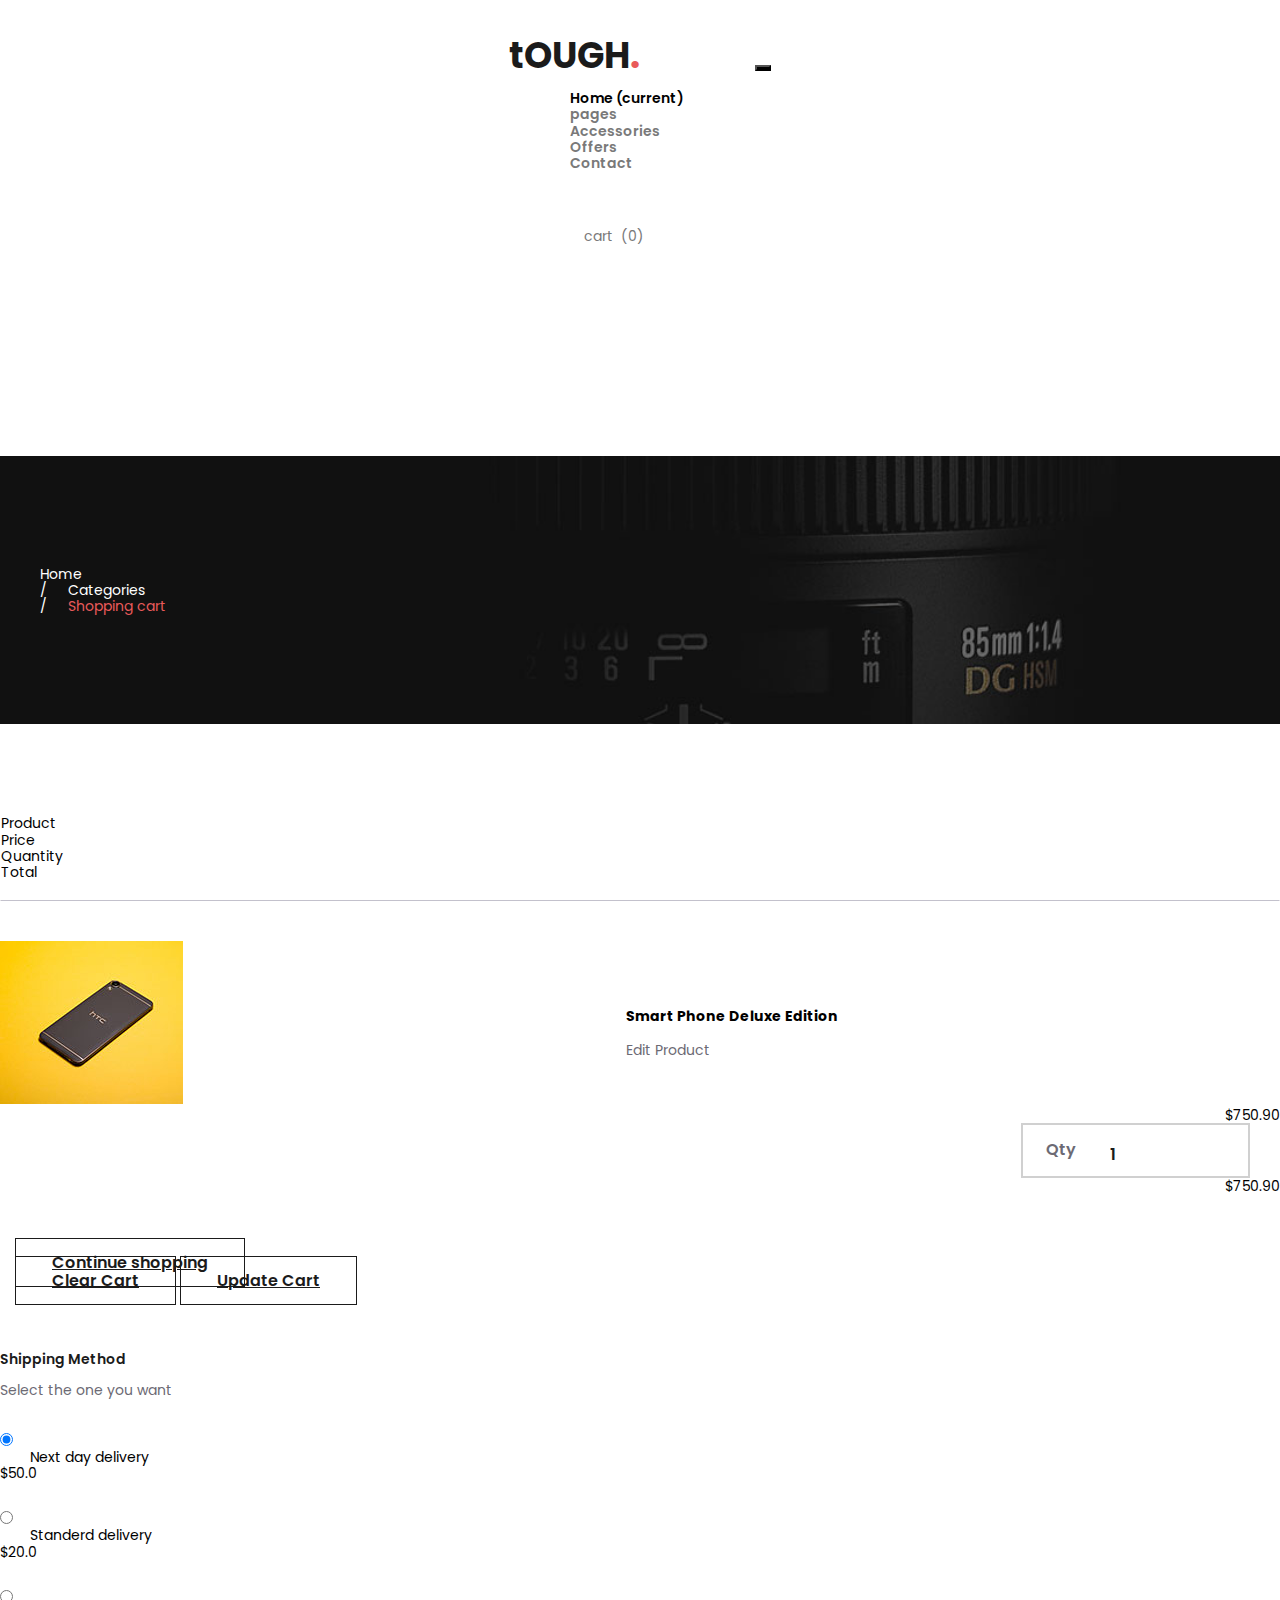
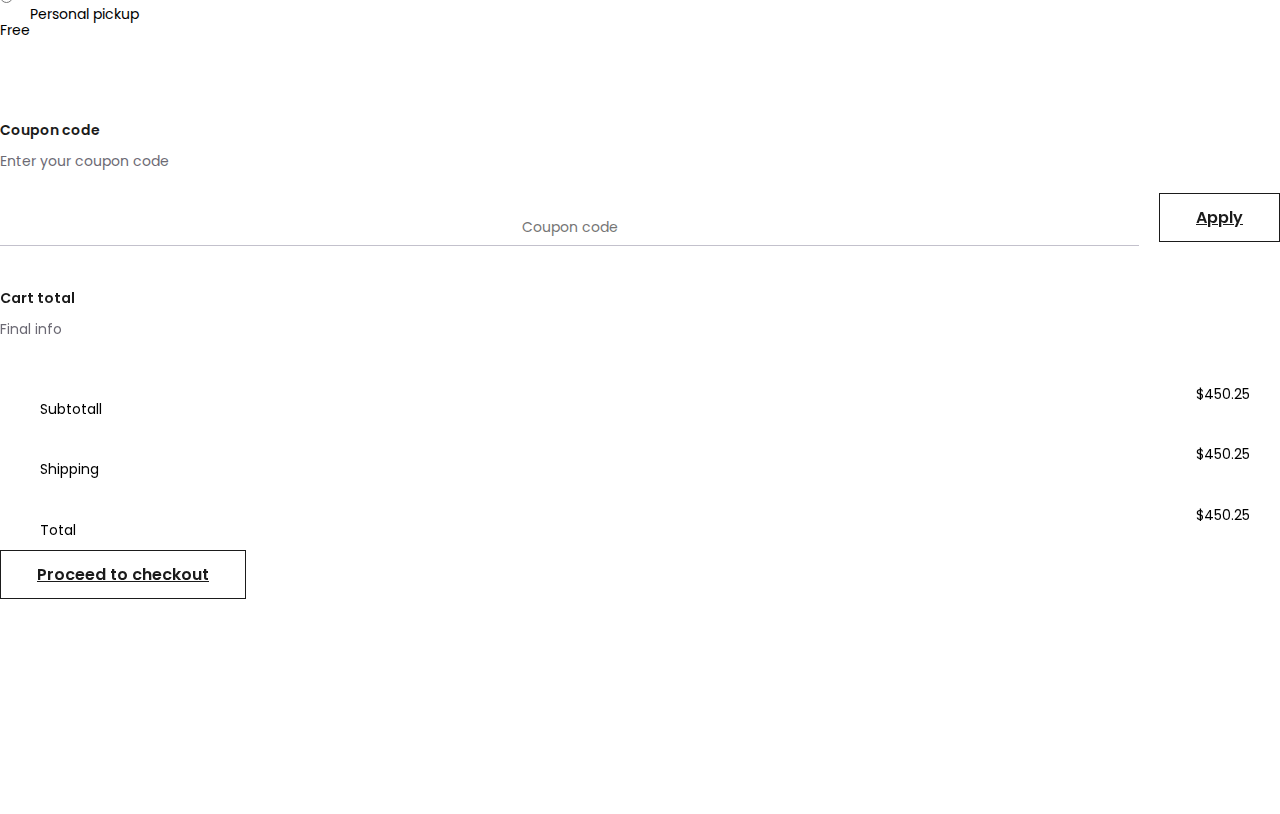
<file: cart.html>
<!DOCTYPE html>
<html lang="en">

<head>
    <meta charset="UTF-8">
    <meta name="viewport" content="width=device-width, initial-scale=1.0">
    <title>Tough</title>


    <link rel="stylesheet" href="https://use.fontawesome.com/releases/v5.7.0/css/all.css"
        integrity="sha384-lZN37f5QGtY3VHgisS14W3ExzMWZxybE1SJSEsQp9S+oqd12jhcu+A56Ebc1zFSJ" crossorigin="anonymous">

    <!-- <link rel="stylesheet" href="js/OwlCarousel2-2.3.4/dist/assets/owl.carousel.min.css">
    <link rel="stylesheet" href="js/OwlCarousel2-2.3.4/dist/assets/owl.theme.default.min.css"> -->



    <!-- Bootstrap CSS -->
    <!-- <link rel="stylesheet" type="text/css" href="//cdn.jsdelivr.net/npm/slick-carousel@1.8.1/slick/slick.css" /> -->

    <!-- <link rel="stylesheet" href="bootstrap-4.0.0/dist/css/bootstrap.min.css"> -->
    <link rel="stylesheet" href="https://cdn.jsdelivr.net/npm/bootstrap@4.5.3/dist/css/bootstrap.min.css"
        integrity="sha384-TX8t27EcRE3e/ihU7zmQxVncDAy5uIKz4rEkgIXeMed4M0jlfIDPvg6uqKI2xXr2" crossorigin="anonymous">

    <link rel="stylesheet" href="css/style.css">


</head>

<body>

    <section class="body_section">


        <section class="navigation fixed-top">

            <nav class="navbar navbar-expand-lg navbar-dark  " id="new">
                <a class="navbar-brand" href="index.html">tOUGH<span>.</span></a>
                <button class="navbar-toggler" type="button" data-trigger="#main_nav">
                    <span class="navbar-toggler-icon"></span>
                </button>
                <div class="navbar-collapse" id="main_nav">
                    <div class="offcanvas-header mt-3">
                        <button class="btn btn-outline-danger btn-close float-right"> &times Close </button>
                        <!-- <h5 class="py-2 text-white">Main navbar</h5> -->
                    </div>


                    <!-- Links -->
                    <ul class="navbar-nav ">
                        <li class="nav-item active">
                            <a class="nav-link" href="index.html">Home
                                <span class="sr-only">(current)</span>
                            </a>
                        </li>
                        <li class="nav-item dropdown">
                            <a class="nav-link dropdown-toggle" id="navbarDropdownMenuLink" data-toggle="dropdown"
                                aria-haspopup="true" aria-expanded="false" href="categories.html">pages</a>
                            <div class="dropdown-menu dropdown-primary" aria-labelledby="navbarDropdownMenuLink">
                                <a class="dropdown-item" href="shop.html">shop</a>
                                <a class="dropdown-item" href="preview.html">Product preview</a>
                                <a class="dropdown-item" href="cart.html">Cart</a>
                                <a class="dropdown-item" href="contact.html">Contact</a>
                                <a class="dropdown-item" href="checkout.html">Checkout</a>
                            </div>
                        </li>
                        <li class="nav-item">
                            <a class="nav-link" href="#">Accessories</a>
                        </li>
                        </li>
                        <li class="nav-item">
                            <a class="nav-link" href="#">Offers</a>
                        </li>
                        <!-- <li class="nav-item">
                    <a class="nav-link" ></a>
                </li> -->

                        <!-- Dropdown -->
                        <li class="nav-item ">
                            <a class="nav-link" 
                                 href="contact.html">Contact</a>
                        </li>

                    </ul>
                    <!-- Links -->


                    <div class="wrapper d-flex">

                        <a href="cart.html" class="  cart d-flex">


                            <span class="    fas fa-shopping-bag"></span>

                            <div class="cart_count">
                                cart &nbsp;(0)
                            </div>

                        </a>


                        <div class="search">
                            <a class="btn btn-nav p-0" id="circle"> <span class="fas fa-search"></span></a>

                        </div>
                    </div>
                </div>

            </nav>



        </section>


        <!-- Banner section starts here -->



        <section class="banner_main">
            <div class="banner_bg3">
                <div class="container">




                    <nav aria-label="breadcrumb">
                        <ol class="breadcrumb">
                            <li class="breadcrumb-item"><a href="#">Home</a></li>
                            <li class="breadcrumb-item"><a href="#">Categories</a></li>
                            <li class="breadcrumb-item active" aria-current="page">Shopping cart</li>
                        </ol>
                    </nav>

                </div>
            </div>
        </section>

        <!-- Banner section ends here -->


        <!-- Cart section starts here -->

        <section class="cart_page">
            <div class="container">
                <div class="wrapper">
                    <div class="product_info">
                        <div class="row">
                            <div class="col-6">Product</div>
                            <div class="col-2 text-right">Price</div>
                            <div class="col-2 text-right">Quantity</div>
                            <div class="col-2 text-right">Total</div>
                        </div>
                    </div>
                    <div class="product_info_bottom">
                        <div class="row">
                            <div class="col-12 col-lg-6">
                                <div class="wrapper">
                                    <div class="cart_img">
                                        <img src="images/cart/cart_1.jpg">
                                    </div>
                                    <div class="p_name">
                                        <h4>
                                            Smart Phone Deluxe Edition
                                        </h4>
                                        <a href="#">Edit Product</a>
                                    </div>
                                </div>

                            </div>
                            <div class="col-12 col-lg-2 common mt-5 -md">$750.90</div>
                            <div class="col-12 col-lg-2 common mt-5">
                                <div class="product_quantity_container">
                                    <div class="product_quantity ">
                                        <span>Qty</span>
                                        <input id="quantity_input" type="text" pattern="[0-9]*" value="1">
                                        <div class="quantity_buttons">
                                            <div id="quantity_inc_button" class="quantity_inc quantity_control"><i
                                                    class="fa fa-chevron-up" aria-hidden="true"></i></div>
                                            <div id="quantity_dec_button" class="quantity_dec quantity_control"><i
                                                    class="fa fa-chevron-down" aria-hidden="true"></i></div>
                                        </div>
                                    </div>


                                </div>
                            </div>
                            <div class="col-12 col-lg-2 common mt-5">$750.90</div>
                        </div>
                    </div>
                    <div class="cart_buttons">
                        <div class="row">

                            <div class="shop_b">
                                <a href="product.html" class="btn btn-c_shop">Continue shopping</a>
                            </div>
                            <div class="shop_b2">
                                <a href="product.html" class="btn btn-c_cart">Clear Cart</a>
                                <a href="product.html" class="btn btn-c_cart">Update Cart</a>
                            </div>

                        </div>
                    </div>

                    <div class="shipping">
                        <div class="row">
                            <div class=" col-12 col-lg-4">
                                <div class="shipping_method">
                                    <h3>Shipping Method</h3>
                                    <p>Select the one you want</p>

                                    <div class="delivery">
                                        <div class="form-check">
                                            <input class="form-check-input" type="radio" name="exampleRadios"
                                                id="exampleRadios1" value="option1" checked>
                                            <div class="wrapper d-flex">
                                                <label class="form-check-label" for="exampleRadios1">
                                                    Next day delivery
                                                </label>
                                                <div class="delivery_rate">$50.0</div>
                                            </div>


                                        </div>
                                        <div class="form-check">
                                            <input class="form-check-input" type="radio" name="exampleRadios"
                                                id="exampleRadios2" value="option2">

                                            <div class="wrapper d-flex">
                                                <label class="form-check-label" for="exampleRadios1">
                                                    Standerd delivery
                                                </label>
                                                <div class="delivery_rate">$20.0</div>
                                            </div>
                                        </div>
                                        <div class="form-check">
                                            <input class="form-check-input" type="radio" name="exampleRadios"
                                                id="exampleRadios2" value="option2">
                                            <div class="wrapper d-flex">
                                                <label class="form-check-label" for="exampleRadios1">
                                                    Personal pickup
                                                </label>
                                                <div class="delivery_rate">Free</div>
                                            </div>
                                        </div>
                                        <div class="coupon">
                                            <h3>Coupon code</h3>
                                            <p>Enter your coupon code</p>

                                            <div class="wrapper ">
                                                <input class="inp" placeholder="Coupon code" />
                                                <div class="button_wrapper">
                                                    <a href="#" class="btn btn-black">Apply</a>
                                                </div>
                                            </div>


                                        </div>
                                    </div>
                                </div>
                            </div>
                            <div class=" col-12 col-lg-6 offset-lg-2">

                                <div class="cart_total">
                                    <h3>Cart total</h3>
                                    <p>Final info</p>
                                    <ul>
                                        <li>
                                            <p class="nn">Subtotall</p> <span>$450.25</span>
                                        </li>
                                        <li>
                                            <p class="nn">Shipping</p> <span>$450.25</span>
                                        </li>
                                        <li>
                                            <p class="nn">Total</p> <span>$450.25</span>
                                        </li>
                                    </ul>

                                    <a href="checkout.html" class="btn btn-checkout">Proceed to checkout</a>

                                </div>
                            </div>

                        </div>
        </section>

        <!-- Cart section ends here -->












    </section>
    <!-- Footer section starts here -->

    <section class="footer">
        <div class="footer_wrapper">
            <div class=" container">
                <div class="wrapper">
                    <div class="footer_logo">
                        <a class="navbar-brand" href="#">tOUGH.</a>
                    </div>



                    <div class="copy_right">
                        <p>
                            Copyright © 2020 All rights reserved | This template is made with
                            <br>

                            <span class="far fa-heart"></span> &nbsp;<a href="#">by Cybrosys</a>
                        </p>
                    </div>

                    <div class="footer_icon">
                        <a href="#"> <span class=" 	fab fa-pinterest"></span></a>

                        <a href="#"><span class=" 	fab fa-instagram"></span></a>

                        <a href="#"><span class="fab fa-facebook-f"></span></a>

                        <a href="#"> <span class=" 	fab fa-twitter"></span></a>

                    </div>

                </div>

            </div>
        </div>
        </div>
    </section>
    <!-- Footer section ends here -->






    <!-- Optional JavaScript -->

    <!-- jQuery first, then Popper.js, then Bootstrap JS -->
    <script src="https://code.jquery.com/jquery-3.2.1.slim.min.js"
        integrity="sha384-KJ3o2DKtIkvYIK3UENzmM7KCkRr/rE9/Qpg6aAZGJwFDMVNA/GpGFF93hXpG5KkN"
        crossorigin="anonymous"></script>
    <script src="https://cdnjs.cloudflare.com/ajax/libs/popper.js/1.12.9/umd/popper.min.js"
        integrity="sha384-ApNbgh9B+Y1QKtv3Rn7W3mgPxhU9K/ScQsAP7hUibX39j7fakFPskvXusvfa0b4Q"
        crossorigin="anonymous"></script>
    <script src="https://maxcdn.bootstrapcdn.com/bootstrap/4.0.0/js/bootstrap.min.js"
        integrity="sha384-JZR6Spejh4U02d8jOt6vLEHfe/JQGiRRSQQxSfFWpi1MquVdAyjUar5+76PVCmYl"
        crossorigin="anonymous"></script>

    <!-- JS -->

    <!-- <script type="text/javascript" src="js/slick-1.8.1/slick/slick.min.js"></script>

    <script type="tex/javascript" src="js/OwlCarousel2-2.3.4/dist/owl.carousel.min.js"></script> -->

    <script>
        // When the user scrolls down 80px from the top of the document, resize the navbar's padding and the logo's font size
        window.onscroll = function () { scrollFunction() };

        function scrollFunction() {
            if (document.body.scrollTop > 80 || document.documentElement.scrollTop > 80) {
                document.getElementById("new").style.padding = "15px 15px";


            } else {
                document.getElementById("new").style.padding = "40px 40px";


            }
        }
    </script>

    <!-- <script>
        $("[data-trigger]").on("click", function () {
            var trigger_id = $(this).attr('data-trigger');
            $(trigger_id).toggleClass("show");
            $('body').toggleClass("offcanvas-active");
        });

        // close button 
        $(".btn-close").click(function (e) {
            $(".navbar-collapse").removeClass("show");
            $("body").removeClass("offcanvas-active");
        }); 
    </script> -->

</body>

</html>
</file>
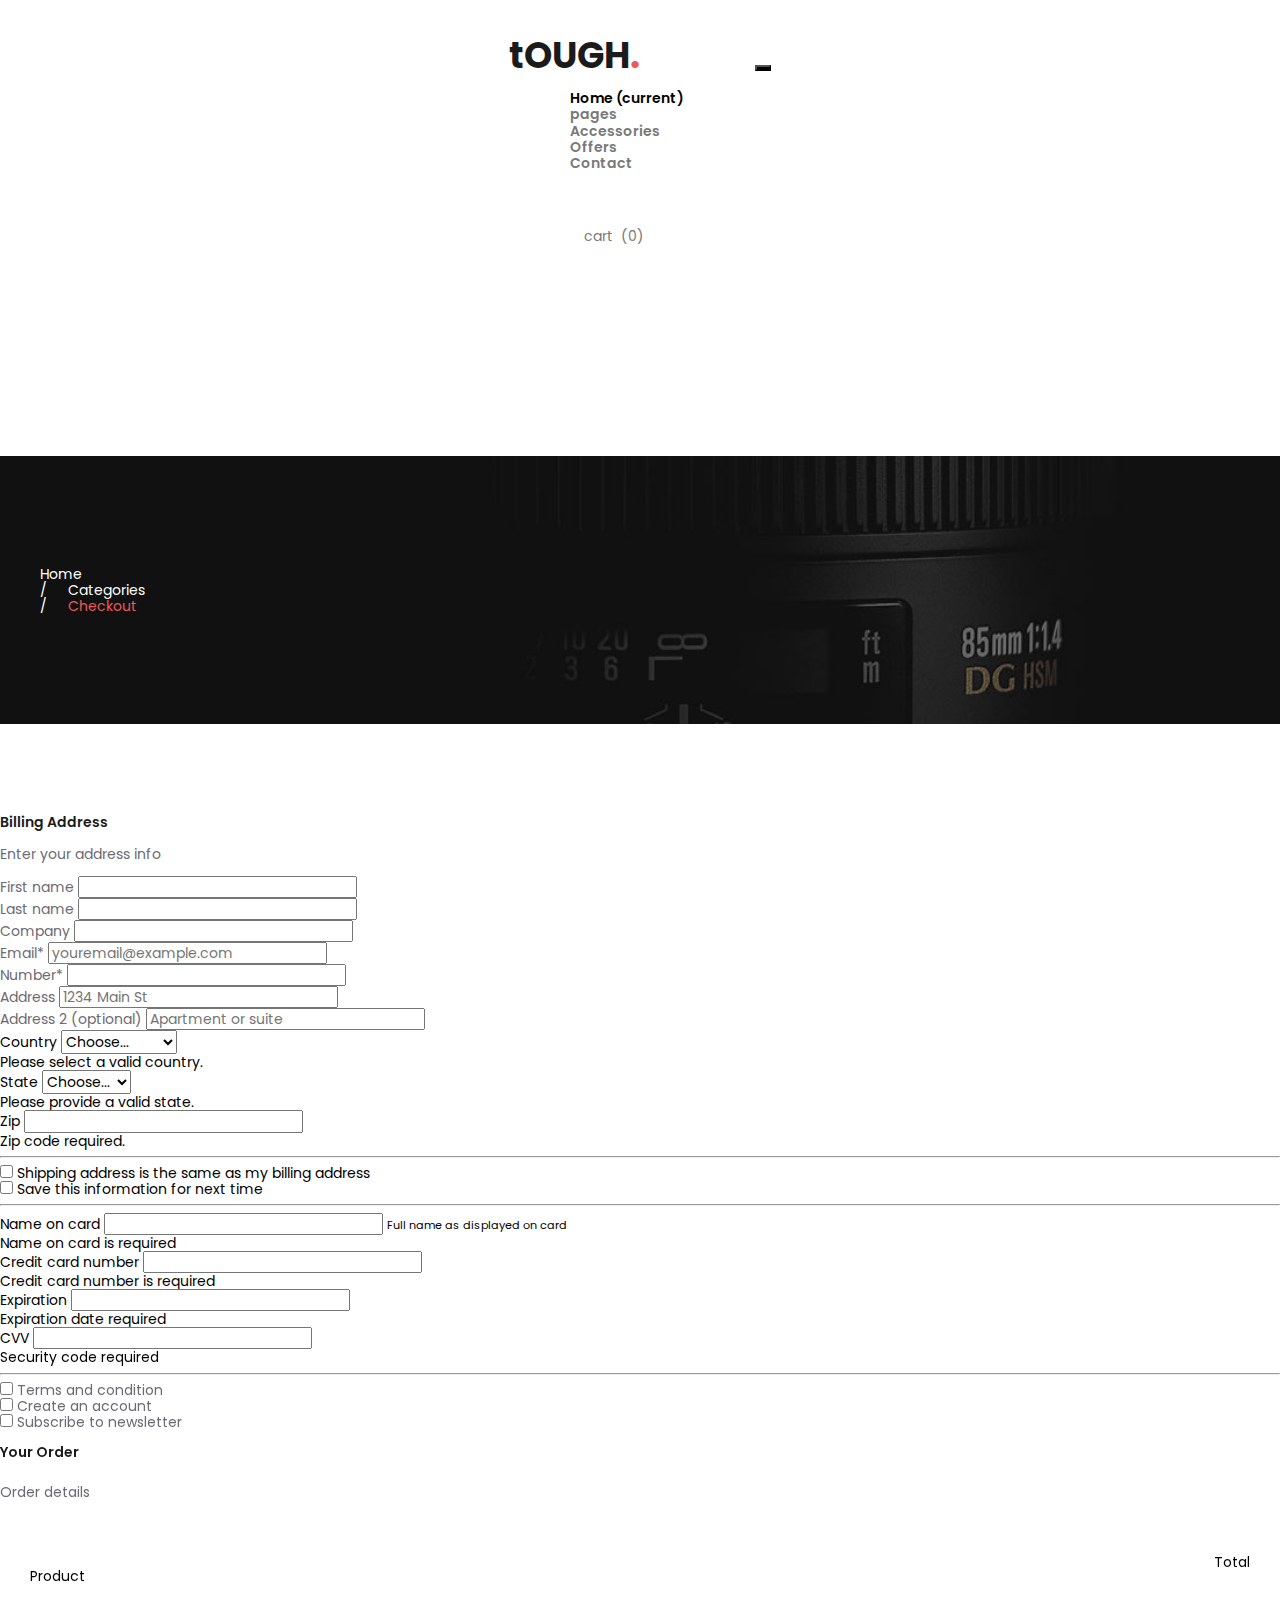
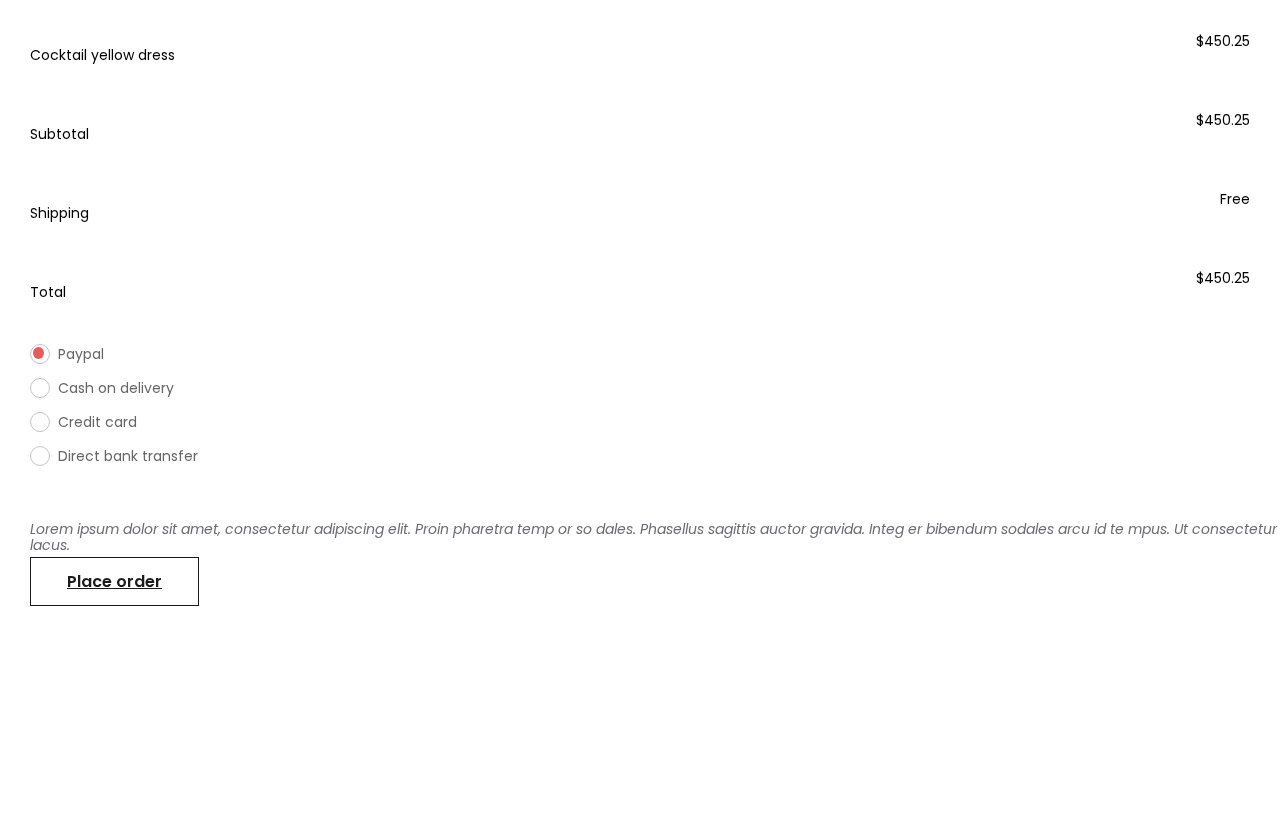
<file: checkout.html>
<!DOCTYPE html>
<html lang="en">

<head>
    <meta charset="UTF-8">
    <meta name="viewport" content="width=device-width, initial-scale=1.0">
    <title>Tough</title>


    <link rel="stylesheet" href="https://use.fontawesome.com/releases/v5.7.0/css/all.css"
        integrity="sha384-lZN37f5QGtY3VHgisS14W3ExzMWZxybE1SJSEsQp9S+oqd12jhcu+A56Ebc1zFSJ" crossorigin="anonymous">

    <!-- <link rel="stylesheet" href="js/OwlCarousel2-2.3.4/dist/assets/owl.carousel.min.css">
    <link rel="stylesheet" href="js/OwlCarousel2-2.3.4/dist/assets/owl.theme.default.min.css"> -->



    <!-- Bootstrap CSS -->
    <!-- <link rel="stylesheet" type="text/css" href="//cdn.jsdelivr.net/npm/slick-carousel@1.8.1/slick/slick.css" /> -->

    <!-- <link rel="stylesheet" href="bootstrap-4.0.0/dist/css/bootstrap.min.css"> -->
    <link rel="stylesheet" href="https://cdn.jsdelivr.net/npm/bootstrap@4.5.3/dist/css/bootstrap.min.css"
        integrity="sha384-TX8t27EcRE3e/ihU7zmQxVncDAy5uIKz4rEkgIXeMed4M0jlfIDPvg6uqKI2xXr2" crossorigin="anonymous">

    <link rel="stylesheet" href="css/style.css">


</head>

<body>

    <section class="body_section">


        <section class="navigation fixed-top">

            <nav class="navbar navbar-expand-lg navbar-dark  " id="new">
                <a class="navbar-brand" href="index.html">tOUGH<span>.</span></a>
                <button class="navbar-toggler" type="button" data-trigger="#main_nav">
                    <span class="navbar-toggler-icon"></span>
                </button>
                <div class="navbar-collapse" id="main_nav">
                    <div class="offcanvas-header mt-3">
                        <button class="btn btn-outline-danger btn-close float-right"> &times Close </button>
                        <!-- <h5 class="py-2 text-white">Main navbar</h5> -->
                    </div>


                    <!-- Links -->
                    <ul class="navbar-nav ">
                        <li class="nav-item active">
                            <a class="nav-link" href="index.html">Home
                                <span class="sr-only">(current)</span>
                            </a>
                        </li>
                        <li class="nav-item dropdown">
                            <a class="nav-link dropdown-toggle" id="navbarDropdownMenuLink" data-toggle="dropdown"
                                aria-haspopup="true" aria-expanded="false" href="categories.html">pages</a>
                            <div class="dropdown-menu dropdown-primary" aria-labelledby="navbarDropdownMenuLink">
                                <a class="dropdown-item" href="shop.html">shop</a>
                                <a class="dropdown-item" href="preview.html">Product preview</a>
                                <a class="dropdown-item" href="cart.html">Cart</a>
                                <a class="dropdown-item" href="contact.html">Contact</a>
                                <a class="dropdown-item" href="checkout.html">Checkout</a>
                            </div>
                        </li>
                        <li class="nav-item">
                            <a class="nav-link" href="#">Accessories</a>
                        </li>
                        </li>
                        <li class="nav-item">
                            <a class="nav-link" href="#">Offers</a>
                        </li>
                        <!-- <li class="nav-item">
                    <a class="nav-link" ></a>
                </li> -->

                        <!-- Dropdown -->
                        <li class="nav-item ">
                            <a class="nav-link" 
                                 href="contact.html">Contact</a>
                        </li>

                    </ul>
                    <!-- Links -->


                    <div class="wrapper d-flex">

                        <a href="cart.html" class="  cart d-flex">


                            <span class="    fas fa-shopping-bag"></span>

                            <div class="cart_count">
                                cart &nbsp;(0)
                            </div>

                        </a>


                        <div class="search">
                            <a class="btn btn-nav p-0" id="circle"> <span class="fas fa-search"></span></a>

                        </div>
                    </div>
                </div>

            </nav>



        </section>


        <!-- Banner section starts here -->



        <section class="banner_main">
            <div class="banner_bg3">
                <div class="container">




                    <nav aria-label="breadcrumb">
                        <ol class="breadcrumb">
                            <li class="breadcrumb-item"><a href="#">Home</a></li>
                            <li class="breadcrumb-item"><a href="#">Categories</a></li>
                            <li class="breadcrumb-item active" aria-current="page">Checkout</li>
                        </ol>
                    </nav>

                </div>
            </div>
        </section>

        <!-- Banner section ends here -->


        <!-- Checkout section starts here -->

        <section class="checkout">
            <div class="container">
                <div class="row">
                    <div class="col-lg-6 col-12">
                        <div class="checkout_left">
                            <div class="billing">
                                <h3>Billing Address</h3>
                                <p>
                                    Enter your address info
                                </p>


                                  <!--Card-->
          <div class="card">

            <!--Card content-->
            <form class="card-body">

              <!--Grid row-->
              <div class="row">

                <!--Grid column-->
                <div class="col-md-6 mb-5">

                  <!--firstName-->
                  <div class="md-form ">
                    <label for="firstName" class="">First name</label>
                    <input type="text" id="firstName" class="form-control">
                    
                  </div>

                </div>
                <!--Grid column-->

                <!--Grid column-->
                <div class="col-md-6 mb-2">

                  <!--lastName-->
                  <div class="md-form">
                    <label for="lastName" class="">Last name</label>
                    <input type="text" id="lastName" class="form-control">
                   
                  </div>

                </div>
                <!--Grid column-->

              </div>
              <!--Grid row-->

              <!--Company-->
              <div class="md-form  mb-5">
                <label for="company" class="">Company</label>
                <input type="text" id="company" class="form-control">
               
              </div>

              <!--email-->
              <div class="md-form mb-5">
                <label for="email" class="">Email*</label>

                <input type="text" id="email" class="form-control" placeholder="youremail@example.com">
              </div>

               <!--number-->
               <div class="md-form mb-5">
                <label for="number" class="">Number*</label>

                <input type="phone" id="number" class="form-control" placeholder=" ">
              </div>

              <!--address-->
              <div class="md-form mb-5">         
                         <label for="address" class="">Address</label>
                <input type="text" id="address" class="form-control" placeholder="1234 Main St">
              </div>

              <!--address-2-->
              <div class="md-form mb-5">
                <label for="address-2" class="">Address 2 (optional)</label>
                <input type="text" id="address-2" class="form-control" placeholder="Apartment or suite">
              
              </div>

              <!--Grid row-->
              <div class="row">

                <!--Grid column-->
                <div class="col-lg-4 col-md-12 mb-4">

                  <label for="country">Country</label>
                  <select class="custom-select d-block w-100" id="country" required>
                    <option value="">Choose...</option>
                    <option>United States</option>
                  </select>
                  <div class="invalid-feedback">
                    Please select a valid country.
                  </div>

                </div>
                <!--Grid column-->

                <!--Grid column-->
                <div class="col-lg-4 col-md-6 mb-4">

                  <label for="state">State</label>
                  <select class="custom-select d-block w-100" id="state" required>
                    <option value="">Choose...</option>
                    <option>California</option>
                  </select>
                  <div class="invalid-feedback">
                    Please provide a valid state.
                  </div>

                </div>
                <!--Grid column-->

                <!--Grid column-->
                <div class="col-lg-4 col-md-6 mb-4">

                  <label for="zip">Zip</label>
                  <input type="text" class="form-control" id="zip" placeholder="" required>
                  <div class="invalid-feedback">
                    Zip code required.
                  </div>

                </div>
                <!--Grid column-->

              </div>
              <!--Grid row-->

              <hr>

              <div class="custom-control custom-checkbox mb-3">
                <input type="checkbox" class="custom-control-input" id="same-address">
                <label class="custom-control-label" for="same-address">Shipping address is the same as my billing address</label>
              </div>
              <div class="custom-control custom-checkbox mb-3">
                <input type="checkbox" class="custom-control-input" id="save-info">
                <label class="custom-control-label" for="save-info">Save this information for next time</label>
              </div>

              <hr>

              <!-- <div class="d-block my-3">
                <div class="custom-control custom-radio">
                  <input id="credit" name="paymentMethod" type="radio" class="custom-control-input" checked required>
                  <label class="custom-control-label" for="credit">Credit card</label>
                </div>
                <div class="custom-control custom-radio">
                  <input id="debit" name="paymentMethod" type="radio" class="custom-control-input" required>
                  <label class="custom-control-label" for="debit">Debit card</label>
                </div>
                <div class="custom-control custom-radio">
                  <input id="paypal" name="paymentMethod" type="radio" class="custom-control-input" required>
                  <label class="custom-control-label" for="paypal">Paypal</label>
                </div>
              </div> -->
              <div class="row">
                <div class="col-md-6 mb-3">
                  <label for="cc-name">Name on card</label>
                  <input type="text" class="form-control" id="cc-name" placeholder="" required>
                  <small class="text-muted">Full name as displayed on card</small>
                  <div class="invalid-feedback">
                    Name on card is required
                  </div>
                </div>
                <div class="col-md-6 mb-3">
                  <label for="cc-number">Credit card number</label>
                  <input type="text" class="form-control" id="cc-number" placeholder="" required>
                  <div class="invalid-feedback">
                    Credit card number is required
                  </div>
                </div>
              </div>
              <div class="row">
                <div class="col-md-3 mb-3">
                  <label for="cc-expiration">Expiration</label>
                  <input type="text" class="form-control" id="cc-expiration" placeholder="" required>
                  <div class="invalid-feedback">
                    Expiration date required
                  </div>
                </div>
                <div class="col-md-3 mb-3">
                  <label for="cc-expiration">CVV</label>
                  <input type="text" class="form-control" id="cc-cvv" placeholder="" required>
                  <div class="invalid-feedback">
                    Security code required
                  </div>
                </div>
              </div>
              <hr class="mb-4">
            
              <div class="md-form mb-5">
                <div class="form-check mb-3">
                    <input class="form-check-input" type="checkbox" value="" id="defaultCheck1">
                    <label class="form-check-label" for="defaultCheck1">
                   Terms and condition
                    </label>
                  </div>

                  <div class="form-check mb-3">
                    <input class="form-check-input" type="checkbox" value="" id="defaultCheck1">
                    <label class="form-check-label" for="defaultCheck1">
                Create an account
                    </label>
                  </div>

                  <div class="form-check mb-3">
                    <input class="form-check-input" type="checkbox" value="" id="defaultCheck1">
                    <label class="form-check-label" for="defaultCheck1">
                   Subscribe to newsletter
                    </label>
                  </div>

                  
              </div>

            </form>

          </div>
          <!--/.Card-->







                            </div>
                        </div>
                    </div>
                    <div class="col-lg-6 col-12">
                        <div class="checkout_right">
                            <div class="order">
                                <h3>Your Order</h3>
                                <p class="subhead">
                                    Order details
                                </p>

                                <div class="wrapper">

                                      <ul>
                                    <li>
                                        <p class="nn">Product</p> <span>Total</span>
                                    </li>
                                    <li>
                                        <p class="nn">Cocktail yellow dress</p> <span>$450.25</span>
                                    </li>
                                    <li>
                                        <p class="nn">Subtotal</p> <span>$450.25</span>
                                    </li>
                                    <li>
                                        <p class="nn">Shipping</p> <span>Free</span>
                                    </li>
                                    <li>
                                        <p class="nn">Total</p> <span>$450.25</span>
                                    </li>
                                </ul>



                                <form action="#" class="payment">
                                    <p>
                                      <input type="radio" id="test1" name="radio-group" checked>
                                      <label for="test1">Paypal</label>
                                    </p>
                                    <p>
                                      <input type="radio" id="test2" name="radio-group">
                                      <label for="test2">Cash on delivery</label>
                                    </p>
                                    <p>
                                      <input type="radio" id="test3" name="radio-group">
                                      <label for="test3">Credit card</label>
                                    </p>
                                    <p>
                                        <input type="radio" id="test4" name="radio-group">
                                        <label for="test4">Direct bank transfer</label>
                                      </p>
                                  </form>


                                  <div class="order_text">
                                    Lorem ipsum dolor sit amet, consectetur adipiscing elit. Proin pharetra temp or
                                     so dales. Phasellus sagittis auctor gravida. Integ er bibendum sodales arcu id te mpus. Ut consectetur lacus.
                                  </div>

                                  <a href="checkout.html" class="btn btn-checkout">Place order</a>
                                </div>
                              

                            </div>


                            
                        </div>
                    </div>
                </div>
            </div>
        </section>
   
        <!-- Checkout section ends here -->


    </section>
    <!-- Footer section starts here -->

    <section class="footer">
        <div class="footer_wrapper">
            <div class=" container">
                <div class="wrapper">
                    <div class="footer_logo">
                        <a class="navbar-brand" href="#">tOUGH.</a>
                    </div>



                    <div class="copy_right">
                        <p>
                            Copyright © 2020 All rights reserved | This template is made with
                            <br>

                            <span class="far fa-heart"></span> &nbsp;<a href="#">by Cybrosys</a>
                        </p>
                    </div>

                    <div class="footer_icon">
                        <a href="#"> <span class=" 	fab fa-pinterest"></span></a>

                        <a href="#"><span class=" 	fab fa-instagram"></span></a>

                        <a href="#"><span class="fab fa-facebook-f"></span></a>

                        <a href="#"> <span class=" 	fab fa-twitter"></span></a>

                    </div>

                </div>

            </div>
        </div>
        </div>
    </section>
    <!-- Footer section ends here -->






    <!-- Optional JavaScript -->

    <!-- jQuery first, then Popper.js, then Bootstrap JS -->
    <script src="https://code.jquery.com/jquery-3.2.1.slim.min.js"
        integrity="sha384-KJ3o2DKtIkvYIK3UENzmM7KCkRr/rE9/Qpg6aAZGJwFDMVNA/GpGFF93hXpG5KkN"
        crossorigin="anonymous"></script>
    <script src="https://cdnjs.cloudflare.com/ajax/libs/popper.js/1.12.9/umd/popper.min.js"
        integrity="sha384-ApNbgh9B+Y1QKtv3Rn7W3mgPxhU9K/ScQsAP7hUibX39j7fakFPskvXusvfa0b4Q"
        crossorigin="anonymous"></script>
    <script src="https://maxcdn.bootstrapcdn.com/bootstrap/4.0.0/js/bootstrap.min.js"
        integrity="sha384-JZR6Spejh4U02d8jOt6vLEHfe/JQGiRRSQQxSfFWpi1MquVdAyjUar5+76PVCmYl"
        crossorigin="anonymous"></script>

    <!-- JS -->

    <!-- <script type="text/javascript" src="js/slick-1.8.1/slick/slick.min.js"></script>

    <script type="tex/javascript" src="js/OwlCarousel2-2.3.4/dist/owl.carousel.min.js"></script> -->

    <script>
        // When the user scrolls down 80px from the top of the document, resize the navbar's padding and the logo's font size
        window.onscroll = function () { scrollFunction() };

        function scrollFunction() {
            if (document.body.scrollTop > 80 || document.documentElement.scrollTop > 80) {
                document.getElementById("new").style.padding = "15px 15px";


            } else {
                document.getElementById("new").style.padding = "40px 40px";


            }
        }
    </script>

    <!-- <script>
        $("[data-trigger]").on("click", function () {
            var trigger_id = $(this).attr('data-trigger');
            $(trigger_id).toggleClass("show");
            $('body').toggleClass("offcanvas-active");
        });

        // close button 
        $(".btn-close").click(function (e) {
            $(".navbar-collapse").removeClass("show");
            $("body").removeClass("offcanvas-active");
        }); 
    </script> -->

</body>

</html>
</file>
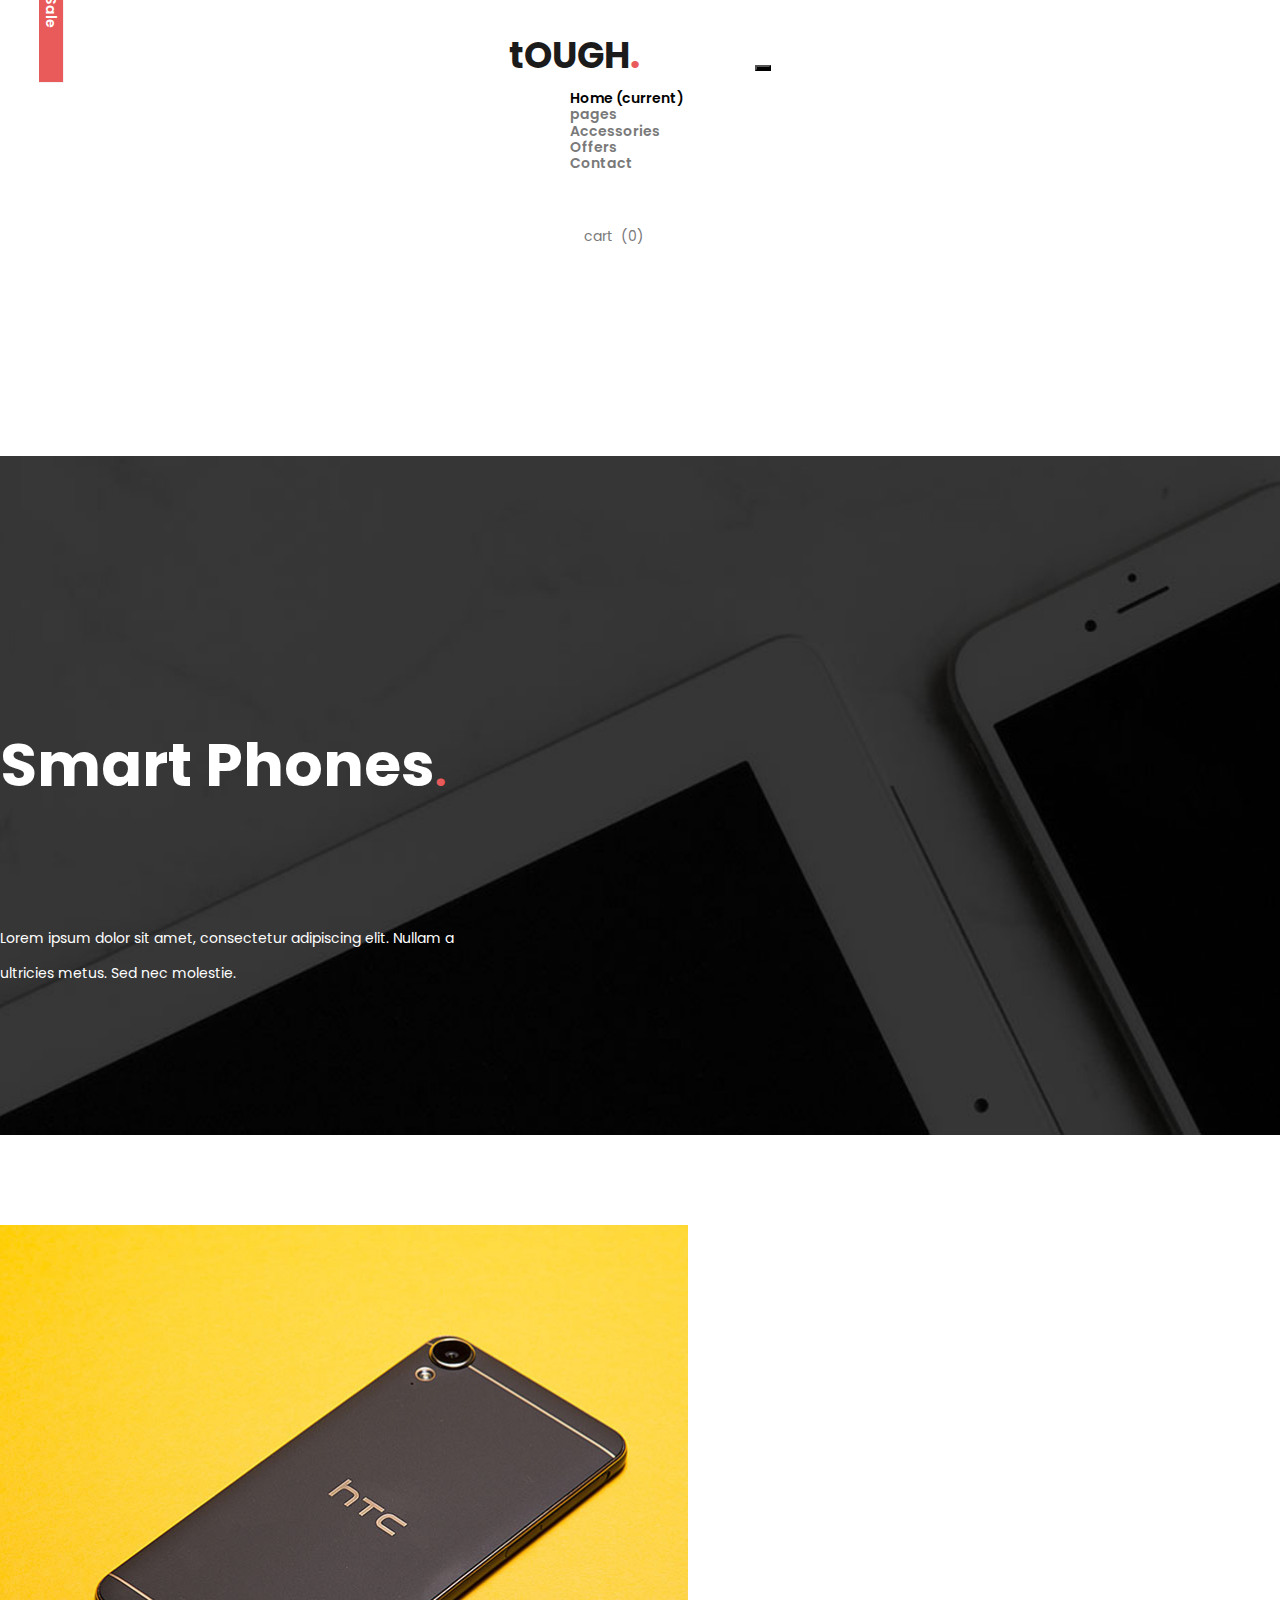
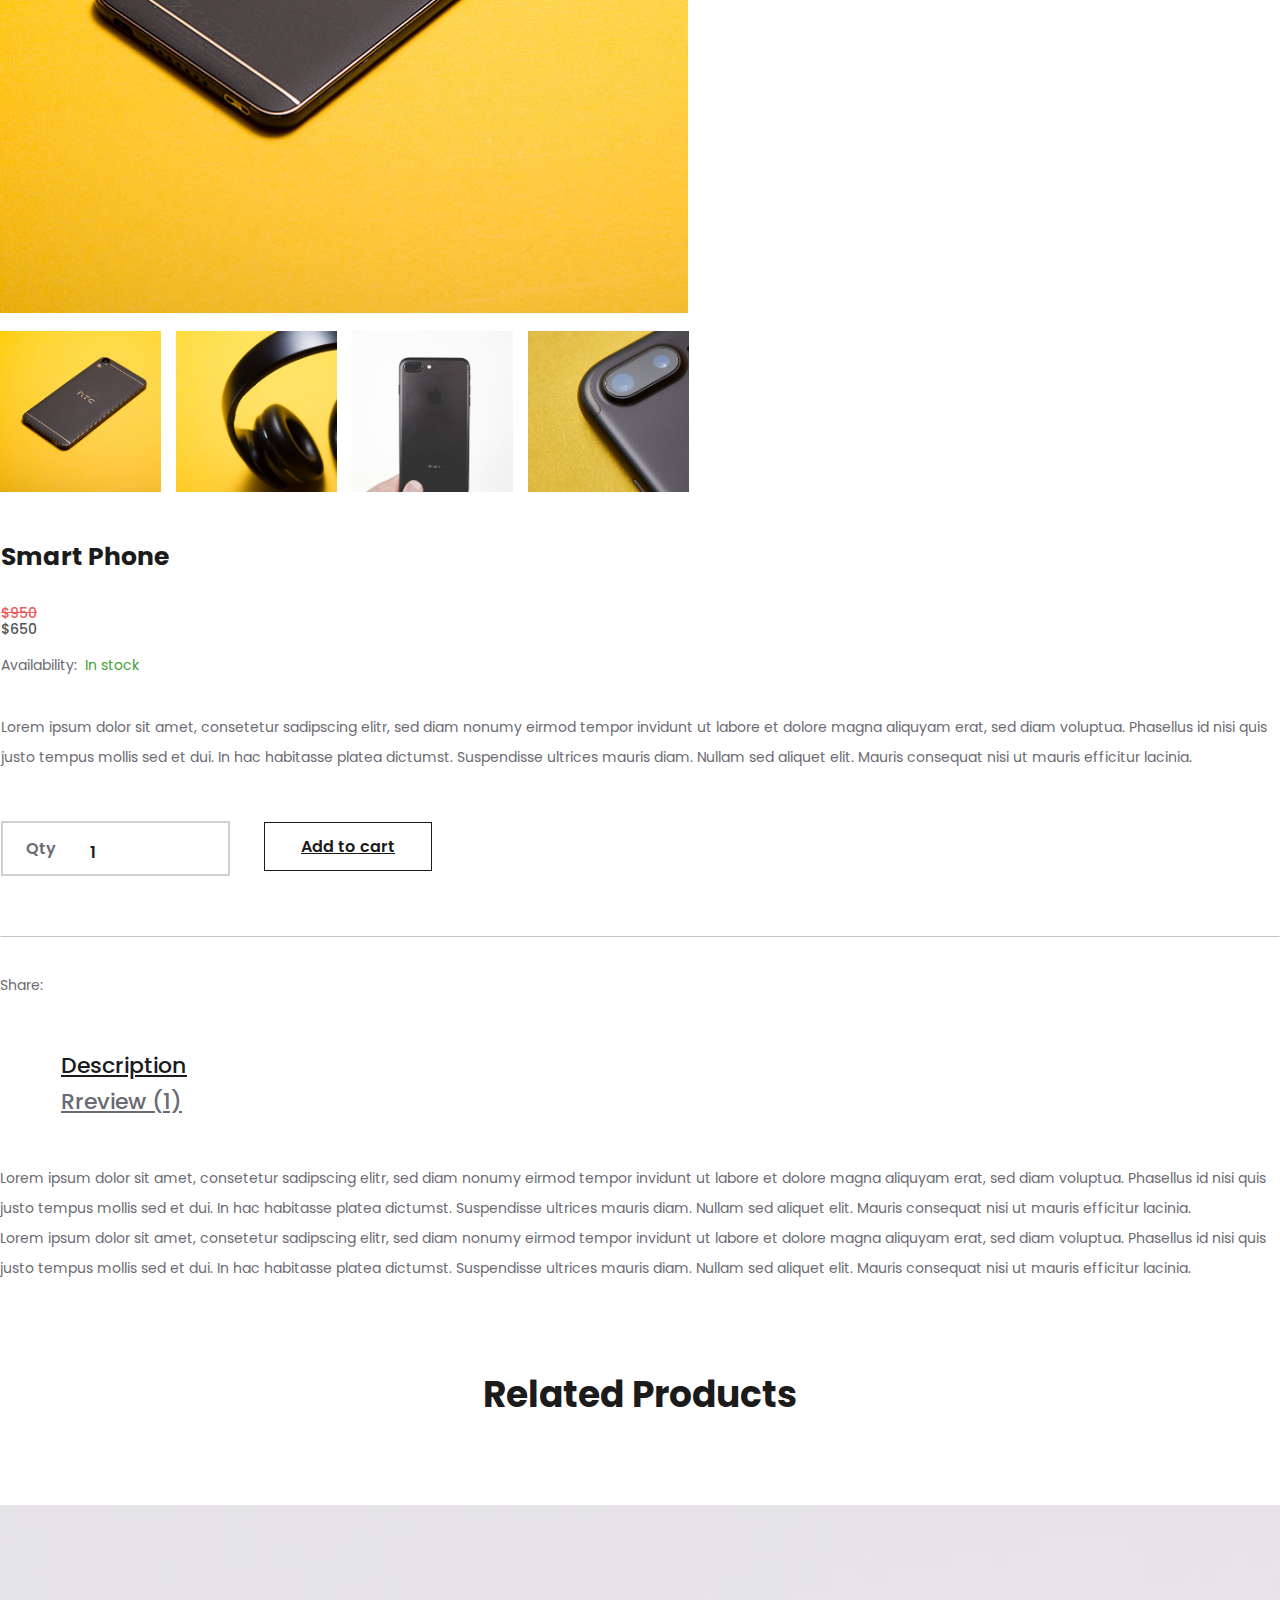
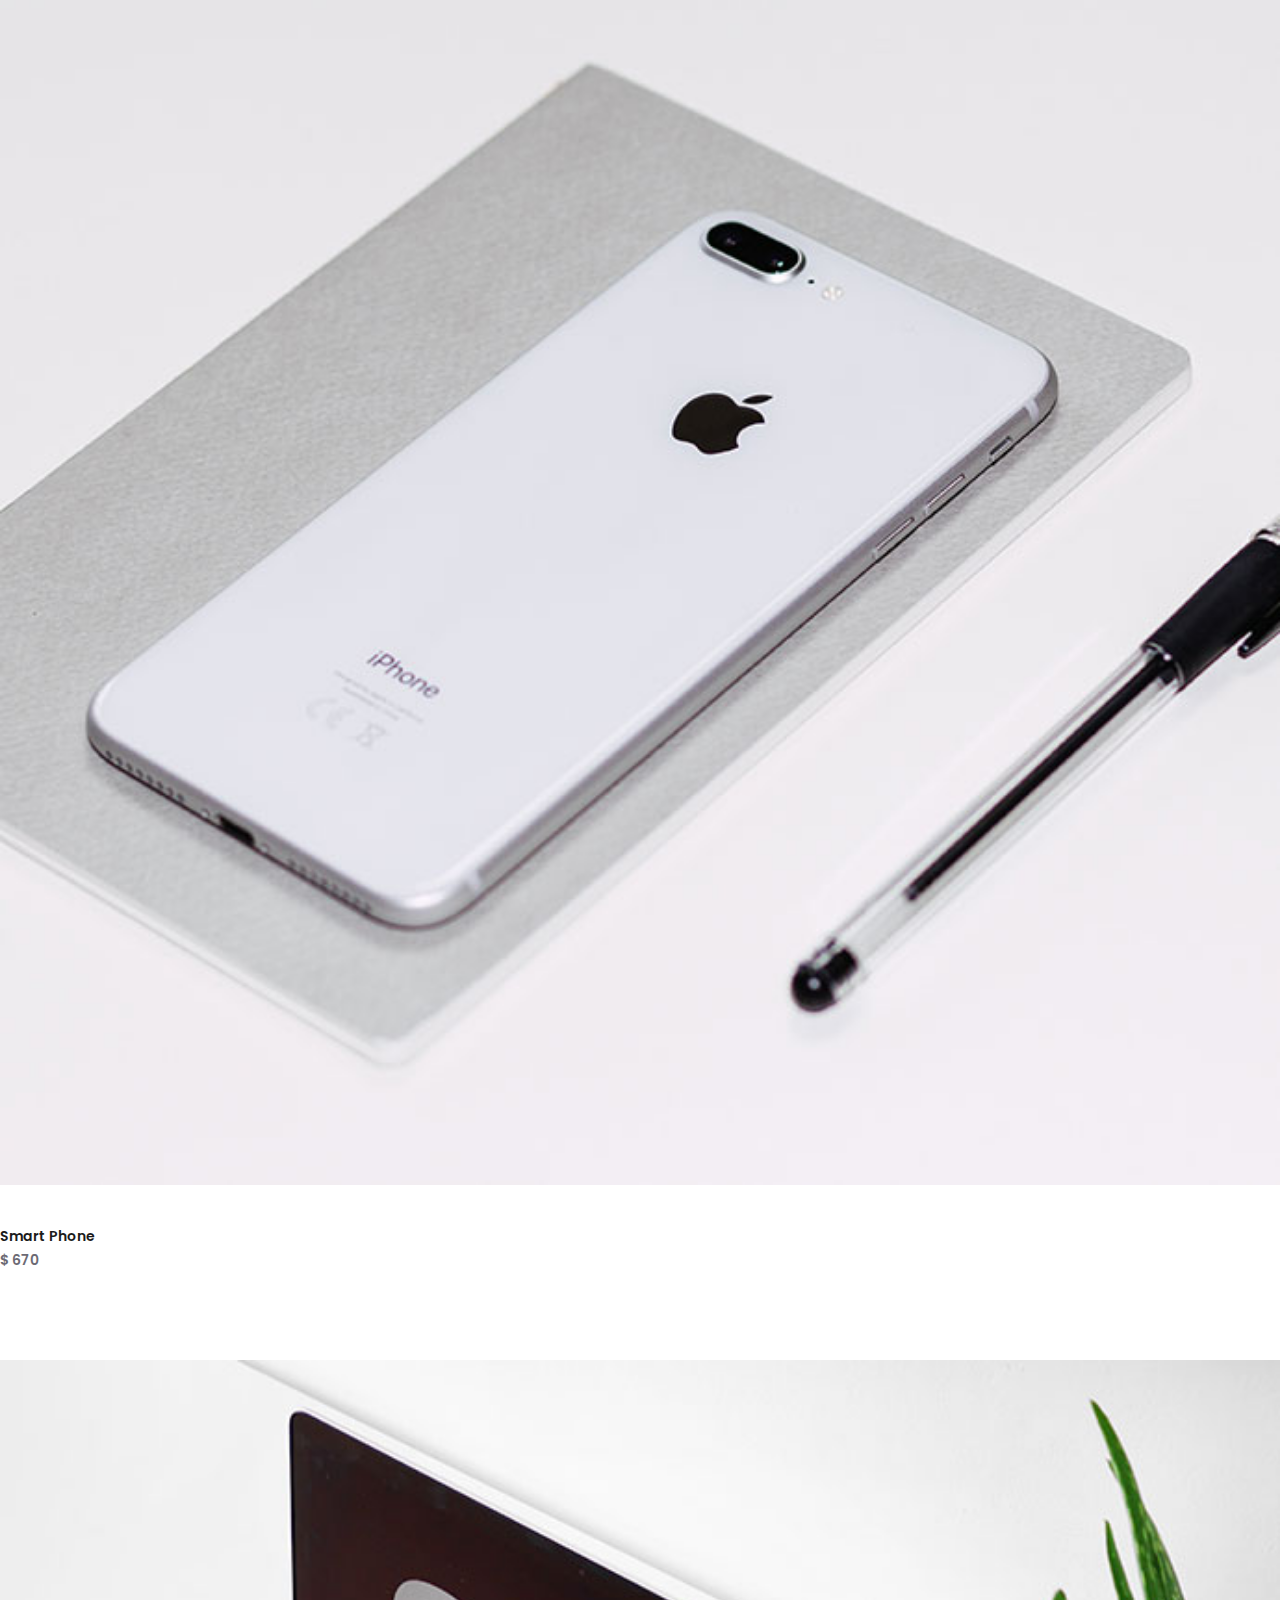
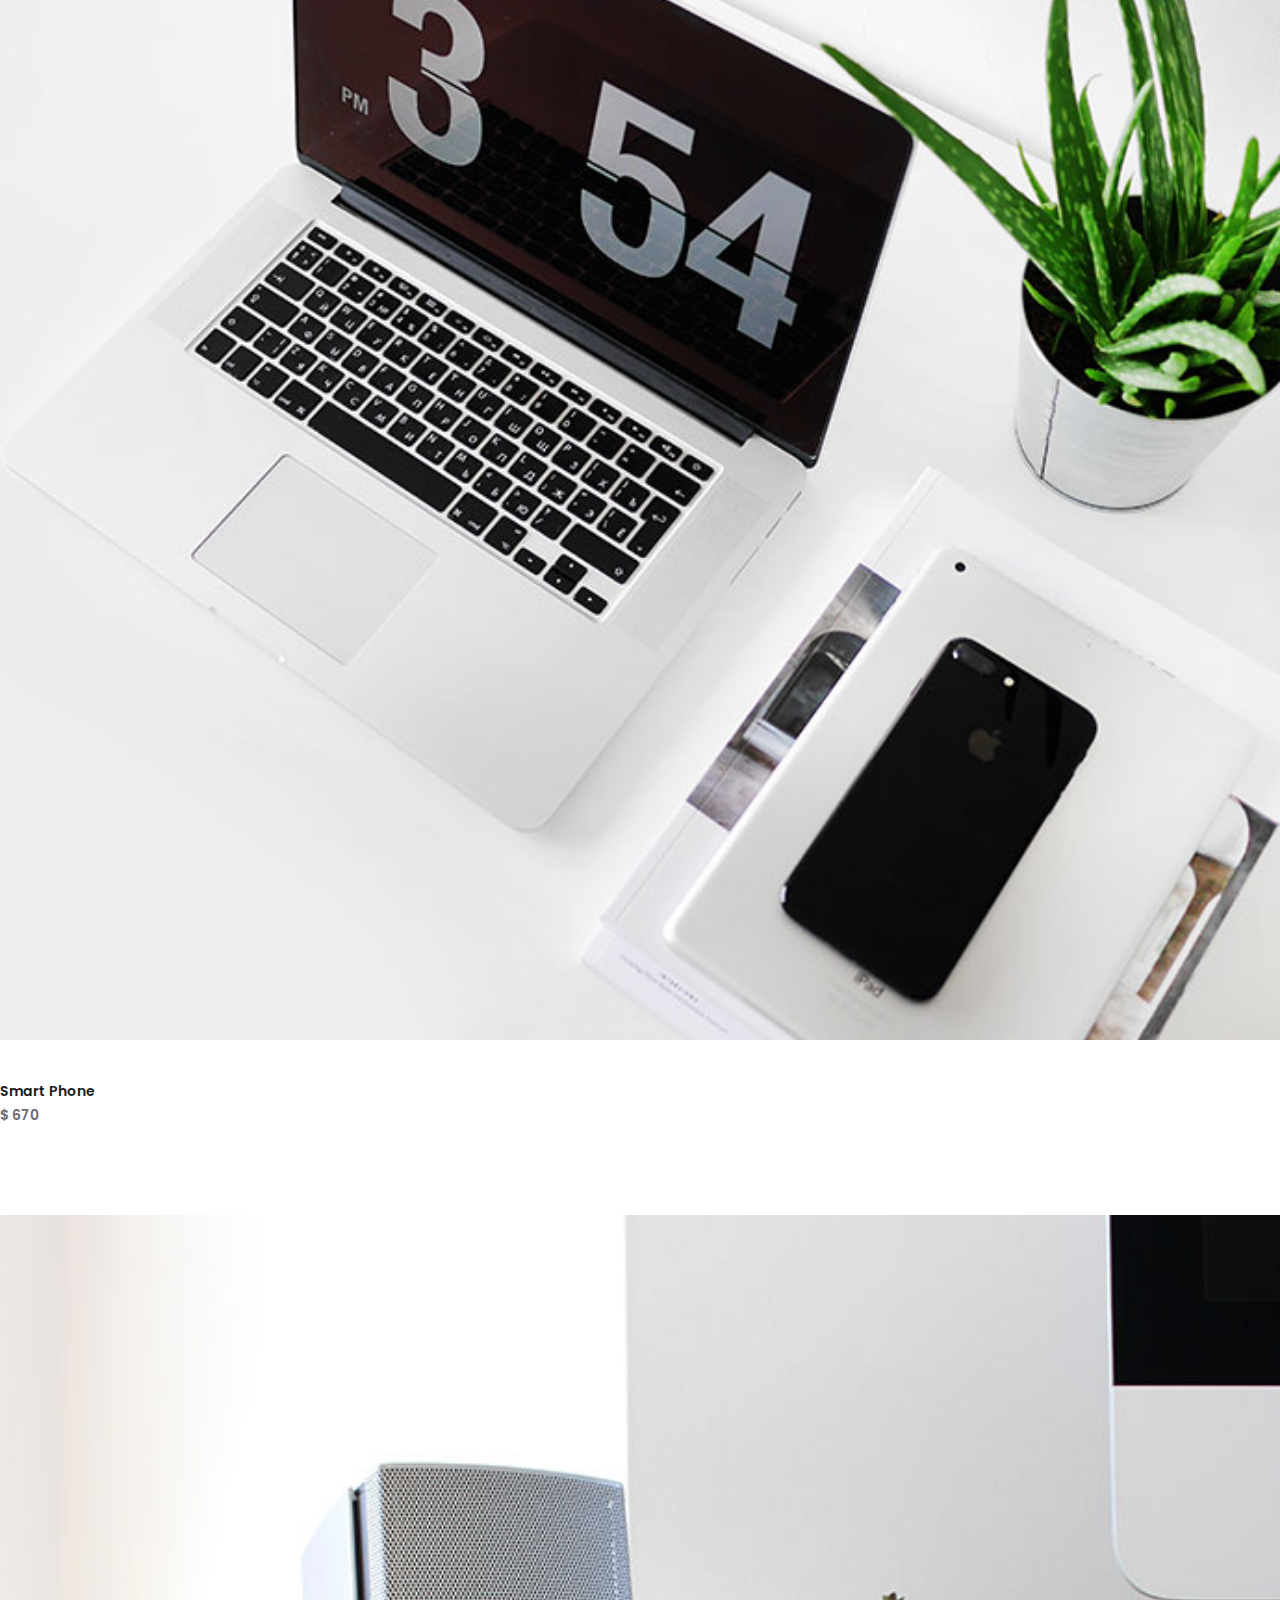
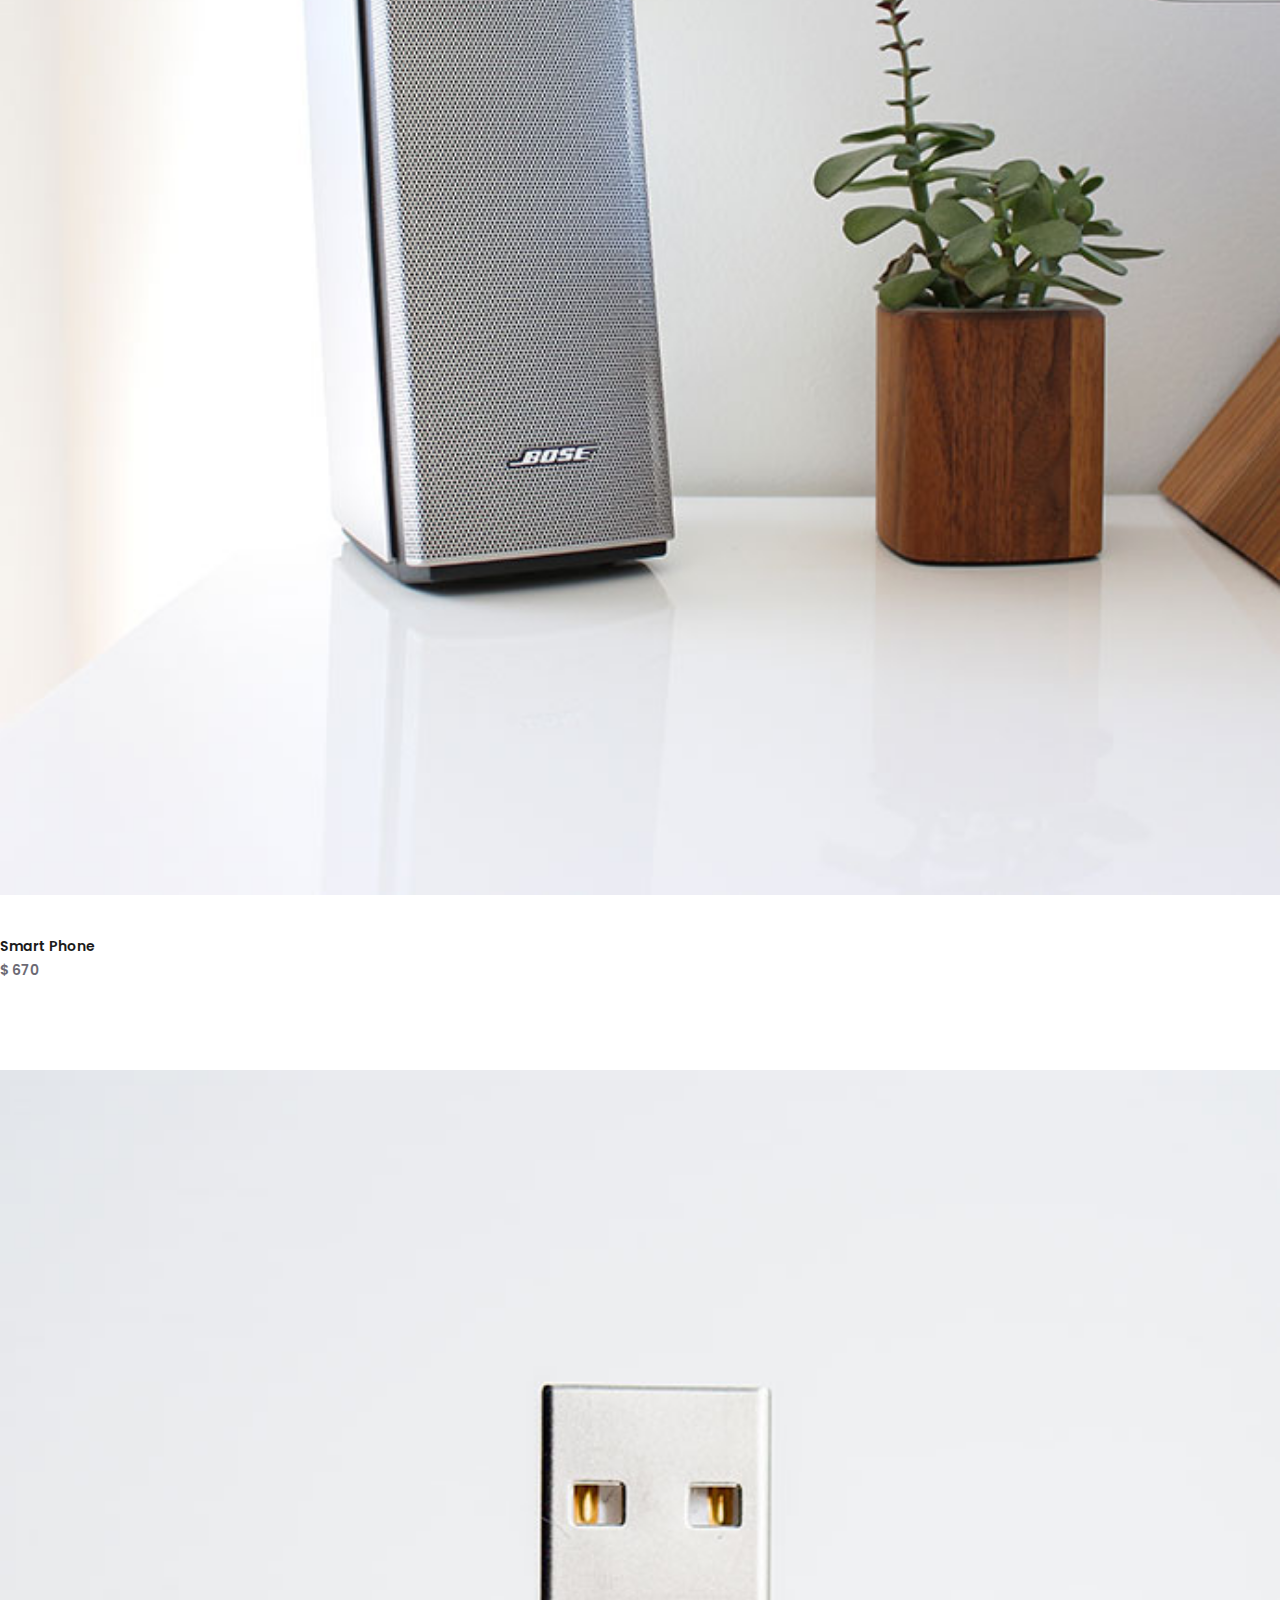
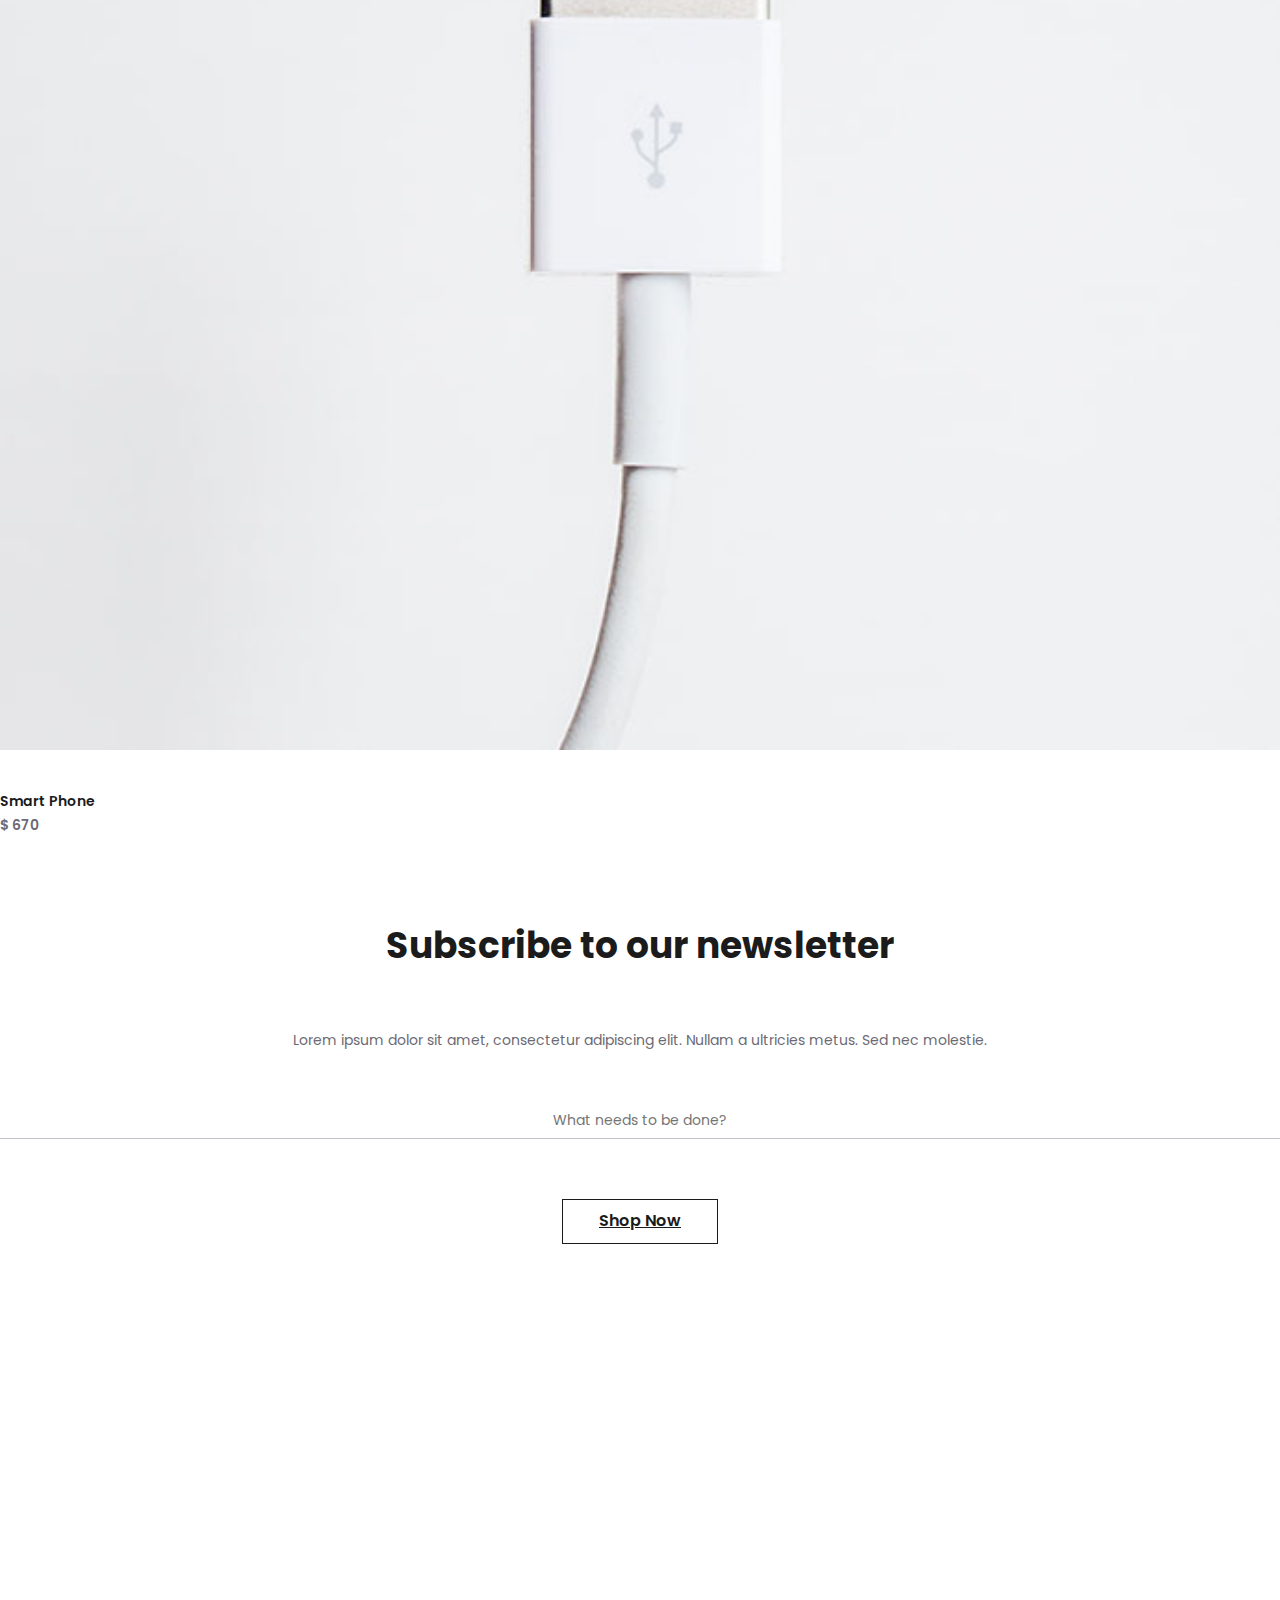
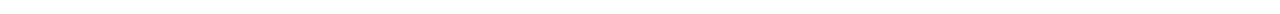
<file: preview.html>
<!DOCTYPE html>
<html lang="en">

<head>
    <meta charset="UTF-8">
    <meta name="viewport" content="width=device-width, initial-scale=1.0">
    <title>Tough</title>


    <link rel="stylesheet" href="https://use.fontawesome.com/releases/v5.7.0/css/all.css"
        integrity="sha384-lZN37f5QGtY3VHgisS14W3ExzMWZxybE1SJSEsQp9S+oqd12jhcu+A56Ebc1zFSJ" crossorigin="anonymous">

    <!-- <link rel="stylesheet" href="js/OwlCarousel2-2.3.4/dist/assets/owl.carousel.min.css">
    <link rel="stylesheet" href="js/OwlCarousel2-2.3.4/dist/assets/owl.theme.default.min.css"> -->



    <!-- Bootstrap CSS -->
    <!-- <link rel="stylesheet" type="text/css" href="//cdn.jsdelivr.net/npm/slick-carousel@1.8.1/slick/slick.css" /> -->

    <!-- <link rel="stylesheet" href="bootstrap-4.0.0/dist/css/bootstrap.min.css"> -->
    <link rel="stylesheet" href="https://cdn.jsdelivr.net/npm/bootstrap@4.5.3/dist/css/bootstrap.min.css"
        integrity="sha384-TX8t27EcRE3e/ihU7zmQxVncDAy5uIKz4rEkgIXeMed4M0jlfIDPvg6uqKI2xXr2" crossorigin="anonymous">

    <link rel="stylesheet" href="css/style.css">


</head>

<body>

    <section class="body_section">


        <section class="navigation fixed-top">

            <nav class="navbar navbar-expand-lg navbar-dark  " id="new">
                <a class="navbar-brand" href="index.html">tOUGH<span>.</span></a>
                <button class="navbar-toggler" type="button" data-trigger="#main_nav">
                    <span class="navbar-toggler-icon"></span>
                </button>
                <div class="navbar-collapse" id="main_nav">
                    <div class="offcanvas-header mt-3">
                        <button class="btn btn-outline-danger btn-close float-right"> &times Close </button>
                        <!-- <h5 class="py-2 text-white">Main navbar</h5> -->
                    </div>


                    <!-- Links -->
                    <ul class="navbar-nav ">
                        <li class="nav-item active">
                            <a class="nav-link" href="index.html">Home
                                <span class="sr-only">(current)</span>
                            </a>
                        </li>
                        <li class="nav-item dropdown">
                            <a class="nav-link dropdown-toggle" id="navbarDropdownMenuLink" data-toggle="dropdown"
                                aria-haspopup="true" aria-expanded="false" href="categories.html">pages</a>
                            <div class="dropdown-menu dropdown-primary" aria-labelledby="navbarDropdownMenuLink">
                                <a class="dropdown-item" href="shop.html">shop</a>
                                <a class="dropdown-item" href="preview.html">Product preview</a>
                                <a class="dropdown-item" href="cart.html">Cart</a>
                                <a class="dropdown-item" href="contact.html">Contact</a>
                                <a class="dropdown-item" href="checkout.html">Checkout</a>
                            </div>
                        </li>
                        <li class="nav-item">
                            <a class="nav-link" href="#">Accessories</a>
                        </li>
                        </li>
                        <li class="nav-item">
                            <a class="nav-link" href="#">Offers</a>
                        </li>
                        <!-- <li class="nav-item">
                    <a class="nav-link" ></a>
                </li> -->

                        <!-- Dropdown -->
                        <li class="nav-item ">
                            <a class="nav-link" 
                                 href="contact.html">Contact</a>
                        </li>

                    </ul>
                    <!-- Links -->


                    <div class="wrapper d-flex">

                        <a href="cart.html" class="  cart d-flex">


                            <span class="    fas fa-shopping-bag"></span>

                            <div class="cart_count">
                                cart &nbsp;(0)
                            </div>

                        </a>


                        <div class="search">
                            <a class="btn btn-nav p-0" id="circle"> <span class="fas fa-search"></span></a>

                        </div>
                    </div>
                </div>

            </nav>



        </section>


        <!-- Banner section starts here -->



        <section class="banner_main">
            <div class="banner_bg2">
                <div class="container">

                    <div class="card w-75">
                        <div class="card-body">
                            <h5 class="card-title">Smart Phones<span>.</span></h5>
                            <p class="card-text">Lorem ipsum dolor sit amet, consectetur adipiscing elit.
                                Nullam a <br>ultricies metus. Sed nec molestie.</p>
                        </div>
                    </div>

                </div>
            </div>
            </div>
        </section>

        <!-- Banner section ends here -->


        <!-- product preview starts here -->

        <section class="preview">
            <div class="container">
                <div class="wrapper">
                    <div class="row">
                        <div class="col-12 col-lg-6 ">
                            <div class="preview_left">
                                <div class="preview_img">
                                    <img src="images/Preview/details_1.jpg">
                                </div>
                                <ul class="sub_img">
                                    <a href="#" class="active">
                                        <li class="thumb"><img src="images/Preview/details_1.jpg"></li>
                                    </a>
                                    <a href="#">
                                        <li class="thumb"><img src="images/Preview/details_2.jpg"></li>
                                    </a>
                                    <a href="#">
                                        <li class="thumb"><img src="images/Preview/details_3.jpg"></li>
                                    </a>
                                    <a href="#">
                                        <li class="thumb mr-0"><img src="images/Preview/details_4.jpg"></li>
                                    </a>
                                </ul>
                            </div>
                        </div>
                        <div class="col-12 col-lg-6 ">
                            <div class="preview_right">

                                <div class="wrapper">
                                    <h4>
                                        Smart Phone
                                    </h4>
                                    <div class="p_rate d-flex">
                                        <div class="rate_new">$950</div>
                                        <div class="rate_old">$650</div>
                                    </div>

                                    <div class="availability">Availability: &nbsp;<span>In stock</span></div>

                                    <p>
                                        Lorem ipsum dolor sit amet, consetetur sadipscing elitr, sed diam nonumy eirmod
                                        tempor invidunt ut labore et dolore magna aliquyam erat, sed diam voluptua.
                                        Phasellus id nisi quis justo tempus mollis sed et dui. In hac habitasse
                                        platea dictumst. Suspendisse ultrices mauris diam. Nullam sed aliquet elit.
                                        Mauris consequat nisi ut mauris efficitur lacinia.
                                    </p>

                                    <div class="product_quantity_container">
                                        <div class="product_quantity ">
                                            <span>Qty</span>
                                            <input id="quantity_input" type="text" pattern="[0-9]*" value="1">
                                            <div class="quantity_buttons">
                                                <div id="quantity_inc_button" class="quantity_inc quantity_control"><i
                                                        class="fa fa-chevron-up" aria-hidden="true"></i></div>
                                                <div id="quantity_dec_button" class="quantity_dec quantity_control"><i
                                                        class="fa fa-chevron-down" aria-hidden="true"></i></div>
                                            </div>
                                        </div>
                                        <a class="btn btn-black" href="cart.html">Add to cart</a>
                                    </div>
                                </div>
                                <div class="footer_icon">

                                    <div class="share">Share:</div>
                                    <a href="#"><span class=" 	fab fa-pinterest"></span></a>
            
                                    <a href="#"><span class=" 	fab fa-instagram"></span></a>
            
                                    <a href="#"><span class=" fab fa-facebook-f"></span></a>
            
                                    <a href="#"><span class=" 	fab fa-twitter"></span></a>
            
                                </div>
                            </div>
                        </div>
                    </div>
                </div>
            </div>
        </section>

        <!-- product preview ends here -->


<!-- Tab section starts here -->

<section class="tabb">
    <div class="container">

        <ul class="nav nav-tabs" id="myTab" role="tablist">
            <li class="nav-item">
              <a class="nav-link active" id="home-tab" data-toggle="tab" href="#home" role="tab" aria-controls="home" aria-selected="true">Description</a>
            </li>
            <li class="nav-item">
              <a class="nav-link" id="profile-tab" data-toggle="tab" href="#profile" role="tab" aria-controls="profile" aria-selected="false">Rreview (1)</a>
            </li>
            <!-- <li class="nav-item">
              <a class="nav-link" id="contact-tab" data-toggle="tab" href="#contact" role="tab" aria-controls="contact" aria-selected="false">Contact</a>
            </li> -->
          </ul>
          <div class="tab-content" id="myTabContent">
            <div class="tab-pane fade show active" id="home" role="tabpanel" aria-labelledby="home-tab">  
                 Lorem ipsum dolor sit amet, consetetur sadipscing elitr, sed diam nonumy eirmod
                tempor invidunt ut labore et dolore magna aliquyam erat, sed diam voluptua.
                Phasellus id nisi quis justo tempus mollis sed et dui. In hac habitasse
                platea dictumst. Suspendisse ultrices mauris diam. Nullam sed aliquet elit.
                Mauris consequat nisi ut mauris efficitur lacinia.</div>
            <div class="tab-pane fade" id="profile" role="tabpanel" aria-labelledby="profile-tab"> 
                  Lorem ipsum dolor sit amet, consetetur sadipscing elitr, sed diam nonumy eirmod
                tempor invidunt ut labore et dolore magna aliquyam erat, sed diam voluptua.
                Phasellus id nisi quis justo tempus mollis sed et dui. In hac habitasse
                platea dictumst. Suspendisse ultrices mauris diam. Nullam sed aliquet elit.
                Mauris consequat nisi ut mauris efficitur lacinia.</div>
            <!-- <div class="tab-pane fade" id="contact" role="tabpanel" aria-labelledby="contact-tab">.s..</div> -->
          </div>
    
    </div>
</section>


    <!-- Tab section starts here -->



        <!-- Product section starts here -->

        <section class="product_main">

            <div class="related_products">
                <h3>Related Products</h3>
            </div>
            <div class="container">
                <div class="row">
                    <div class="col-lg-3 col-md-6 col-12">
                        <div class="product_wrapper">
                            <img src="images/products/product_1.jpg">

                            <a href="#">
                                <div class="new">New</div>
                            </a>

                            <div class="product_name">
                                <a href="#">
                                    <p>Smart Phone</p>
                                </a>


                                <span>$ 670</span>
                            </div>
                        </div>
                    </div>
                    <div class="col-lg-3 col-md-6 col-12">
                        <div class="product_wrapper">
                            <img src="images/products/product_4.jpg">
                            <a href="#">
                                <div class="sale">Sale</div>
                            </a>

                            <div class="product_name">
                                <p>Smart Phone</p>
                                <span>$ 670</span>
                            </div>
                        </div>
                    </div>
                    <div class="col-lg-3 col-md-6 col-12">
                        <div class="product_wrapper">
                            <img src="images/products/product_2.jpg">

                            <div class="product_name">
                                <p>Smart Phone</p>
                                <span>$ 670</span>
                            </div>
                        </div>
                    </div>
                    <div class="col-lg-3 col-md-6 col-12">
                        <div class="product_wrapper">
                            <img src="images/products/product_3.jpg">

                            <div class="product_name">
                                <p>Smart Phone</p>
                                <span>$ 670</span>
                            </div>
                        </div>
                    </div>

                </div>
            </div>

        </section>

        <!-- Product section ends here -->





        <!-- Subscribe section starts here -->

        <section class="subscribe">

            <div class="container">
                <div class="row">
                    <div class="col-12">
                        <div class="wrapper">
                            <h3>
                                Subscribe to our newsletter
                            </h3>
                            <p>
                                Lorem ipsum dolor sit amet, consectetur adipiscing elit. Nullam a ultricies metus. Sed nec
                                molestie.
                            </p>
    
                            <input class="inp" placeholder="What needs to be done?" />
                            <div class="button_wrapper">
                                <a href="#" class="btn btn-black">Shop Now</a>
                            </div>
    
                        </div>
                    </div>
                    

                </div>
            </div>

        </section>
        <!-- Subscribe section ends here -->

    </section>
    <!-- Footer section starts here -->

    <section class="footer">
        <div class="footer_wrapper">
            <div class=" container">
                <div class="wrapper">
                    <div class="footer_logo">
                        <a class="navbar-brand" href="#">tOUGH.</a>
                    </div>



                    <div class="copy_right">
                        <p>
                            Copyright © 2020 All rights reserved | This template is made with
                            <br>

                            <span class="far fa-heart"></span> &nbsp;<a href="#">by Cybrosys</a>
                        </p>
                    </div>

                    <div class="footer_icon">
                        <a href="#"> <span class=" 	fab fa-pinterest"></span></a>

                        <a href="#"><span class=" 	fab fa-instagram"></span></a>

                        <a href="#"><span class="fab fa-facebook-f"></span></a>

                        <a href="#"> <span class=" 	fab fa-twitter"></span></a>

                    </div>

                </div>

            </div>
        </div>
        </div>
    </section>
    <!-- Footer section ends here -->






    <!-- Optional JavaScript -->

    <!-- jQuery first, then Popper.js, then Bootstrap JS -->
    <script src="https://code.jquery.com/jquery-3.2.1.slim.min.js"
        integrity="sha384-KJ3o2DKtIkvYIK3UENzmM7KCkRr/rE9/Qpg6aAZGJwFDMVNA/GpGFF93hXpG5KkN"
        crossorigin="anonymous"></script>
    <script src="https://cdnjs.cloudflare.com/ajax/libs/popper.js/1.12.9/umd/popper.min.js"
        integrity="sha384-ApNbgh9B+Y1QKtv3Rn7W3mgPxhU9K/ScQsAP7hUibX39j7fakFPskvXusvfa0b4Q"
        crossorigin="anonymous"></script>
    <script src="https://maxcdn.bootstrapcdn.com/bootstrap/4.0.0/js/bootstrap.min.js"
        integrity="sha384-JZR6Spejh4U02d8jOt6vLEHfe/JQGiRRSQQxSfFWpi1MquVdAyjUar5+76PVCmYl"
        crossorigin="anonymous"></script>

    <!-- JS -->

    <!-- <script type="text/javascript" src="js/slick-1.8.1/slick/slick.min.js"></script>

    <script type="tex/javascript" src="js/OwlCarousel2-2.3.4/dist/owl.carousel.min.js"></script> -->

    <script>
        // When the user scrolls down 80px from the top of the document, resize the navbar's padding and the logo's font size
        window.onscroll = function () { scrollFunction() };

        function scrollFunction() {
            if (document.body.scrollTop > 80 || document.documentElement.scrollTop > 80) {
                document.getElementById("new").style.padding = "15px 15px";


            } else {
                document.getElementById("new").style.padding = "40px 40px";


            }
        }
    </script>

    <!-- <script>
        $("[data-trigger]").on("click", function () {
            var trigger_id = $(this).attr('data-trigger');
            $(trigger_id).toggleClass("show");
            $('body').toggleClass("offcanvas-active");
        });

        // close button 
        $(".btn-close").click(function (e) {
            $(".navbar-collapse").removeClass("show");
            $("body").removeClass("offcanvas-active");
        }); 
    </script> -->

</body>

</html>
</file>
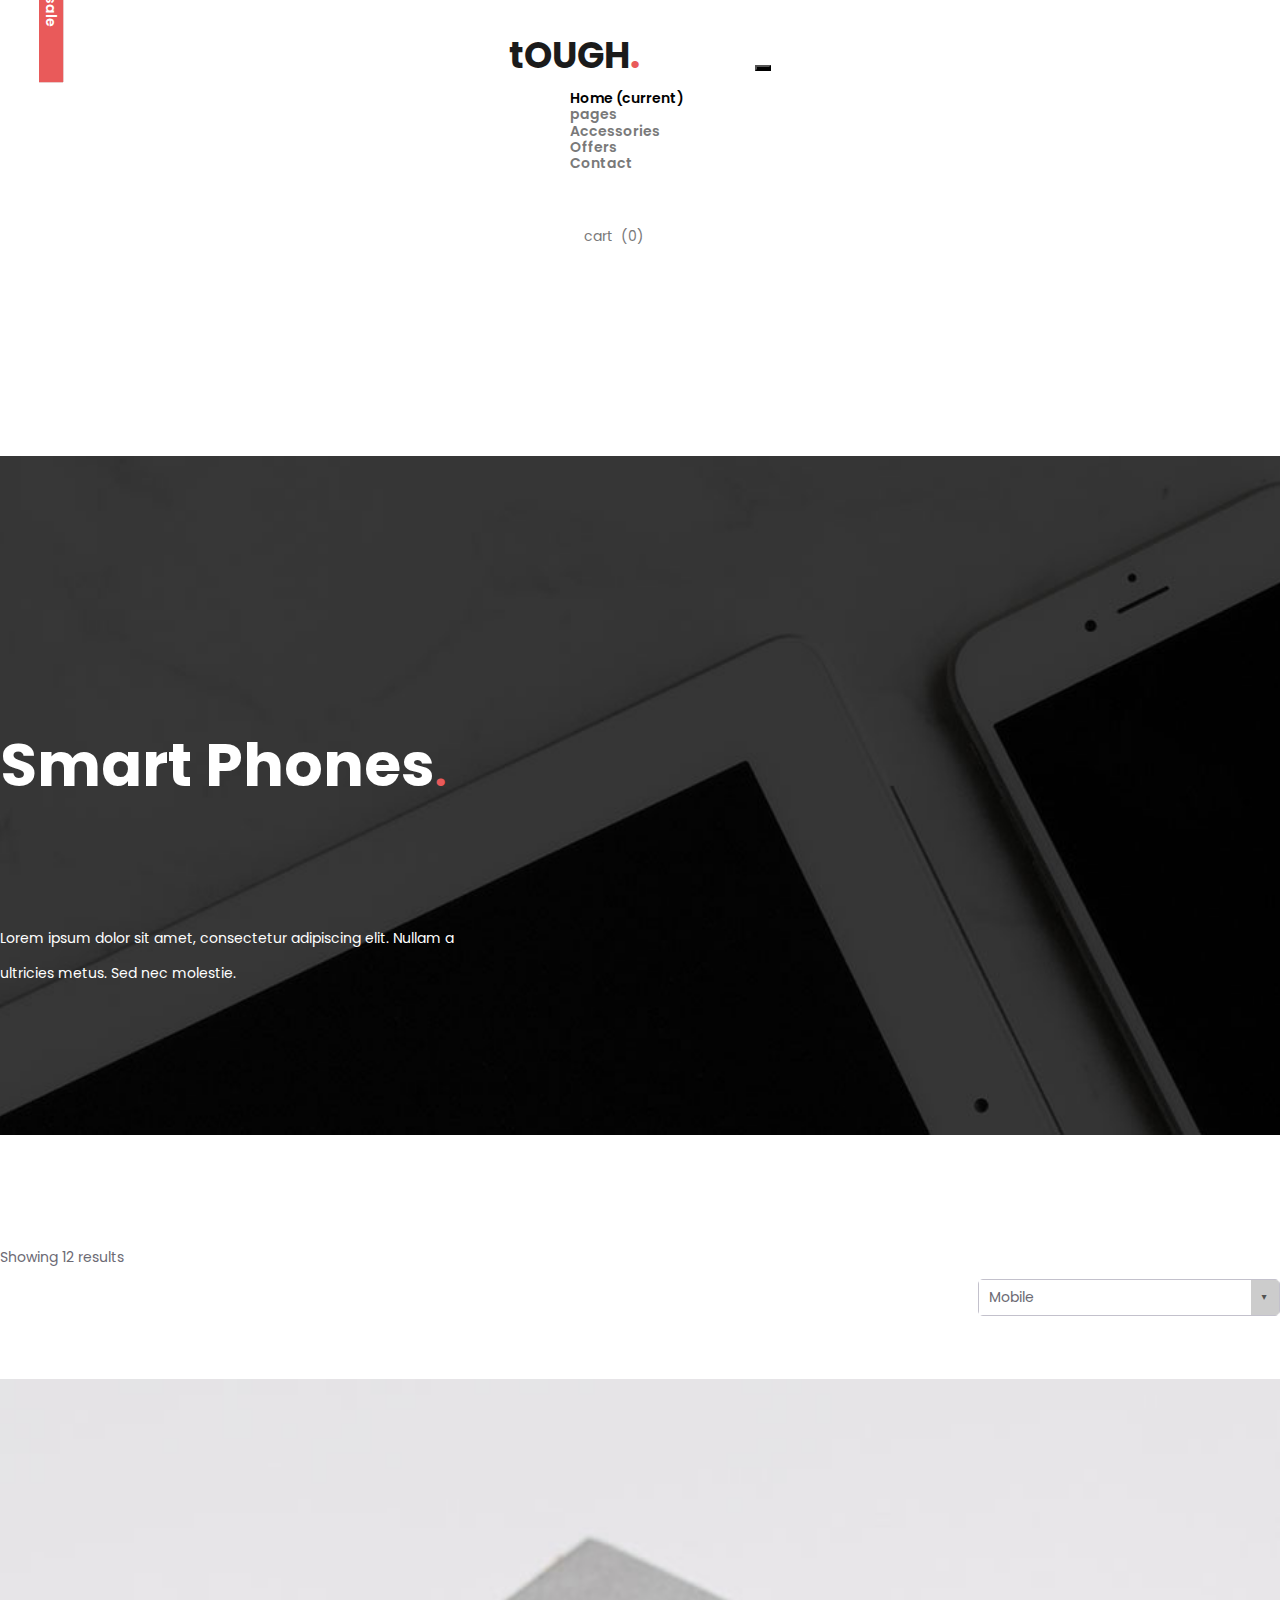
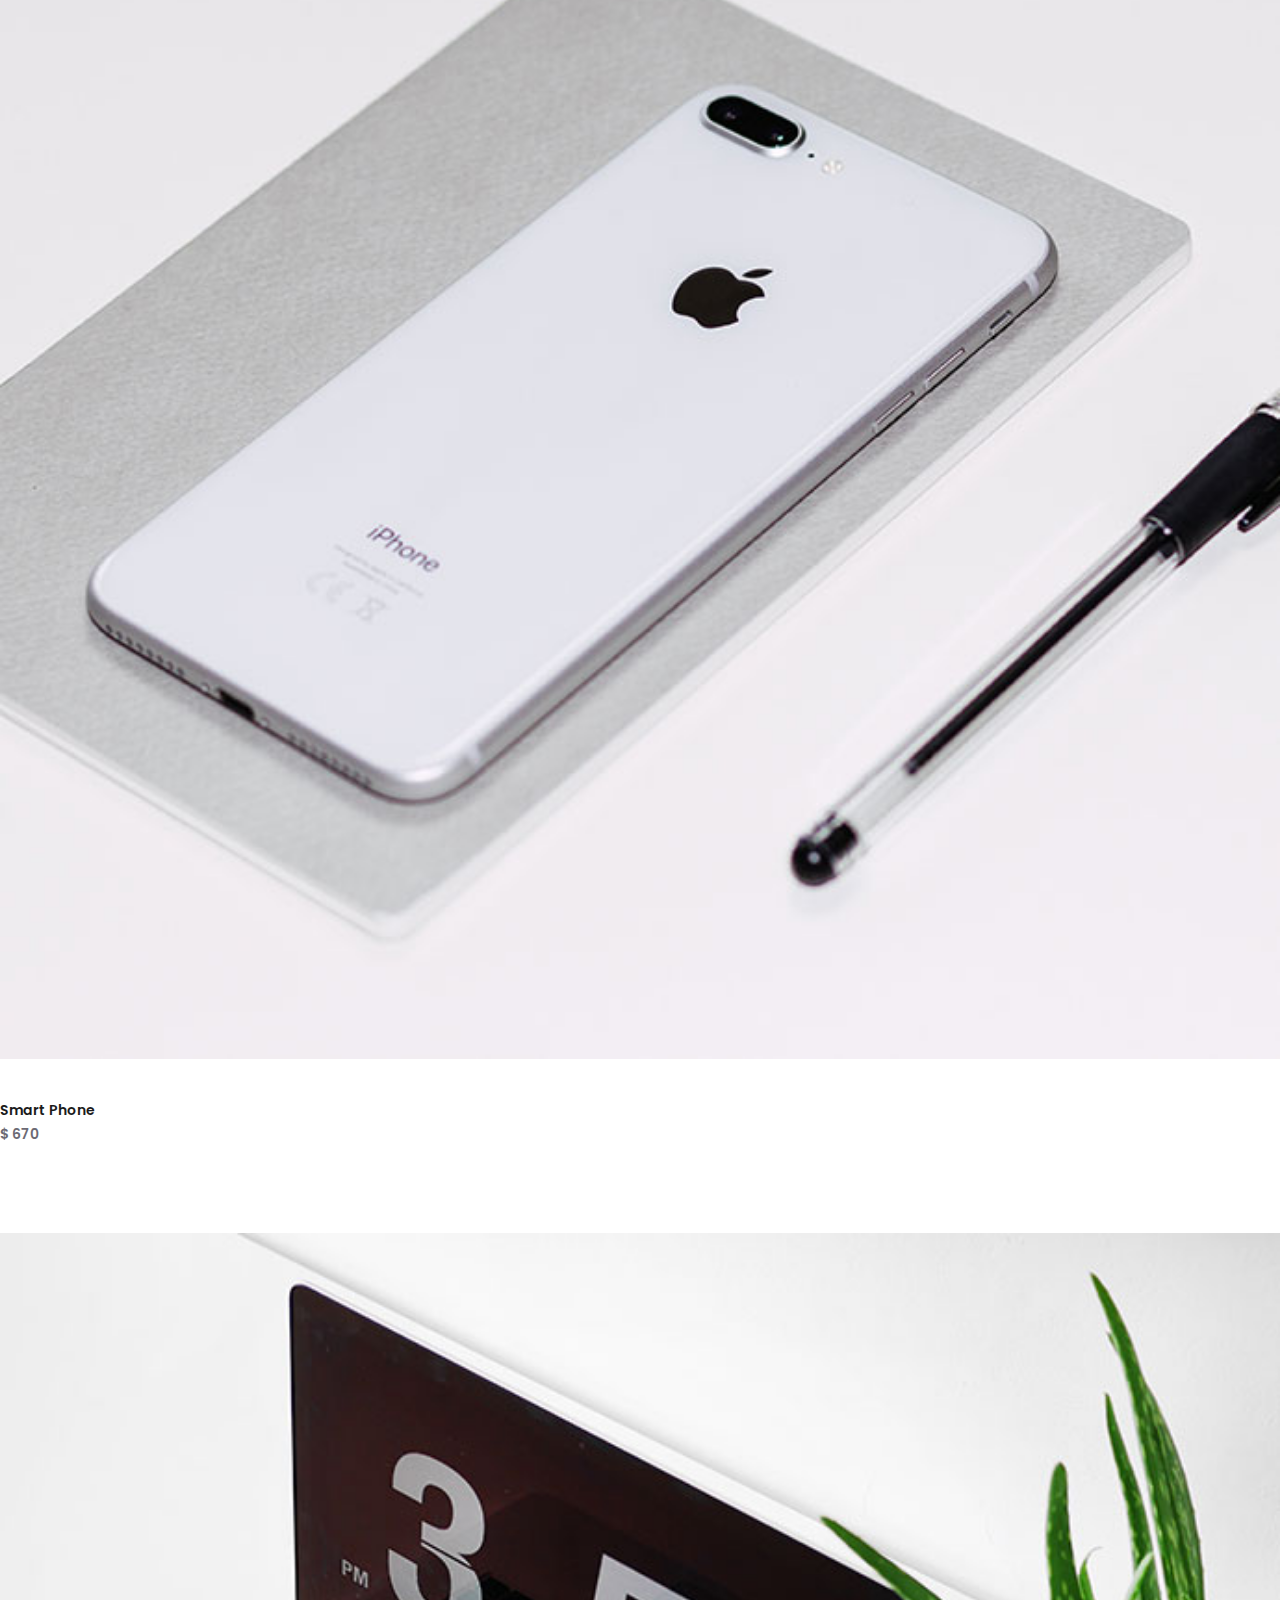
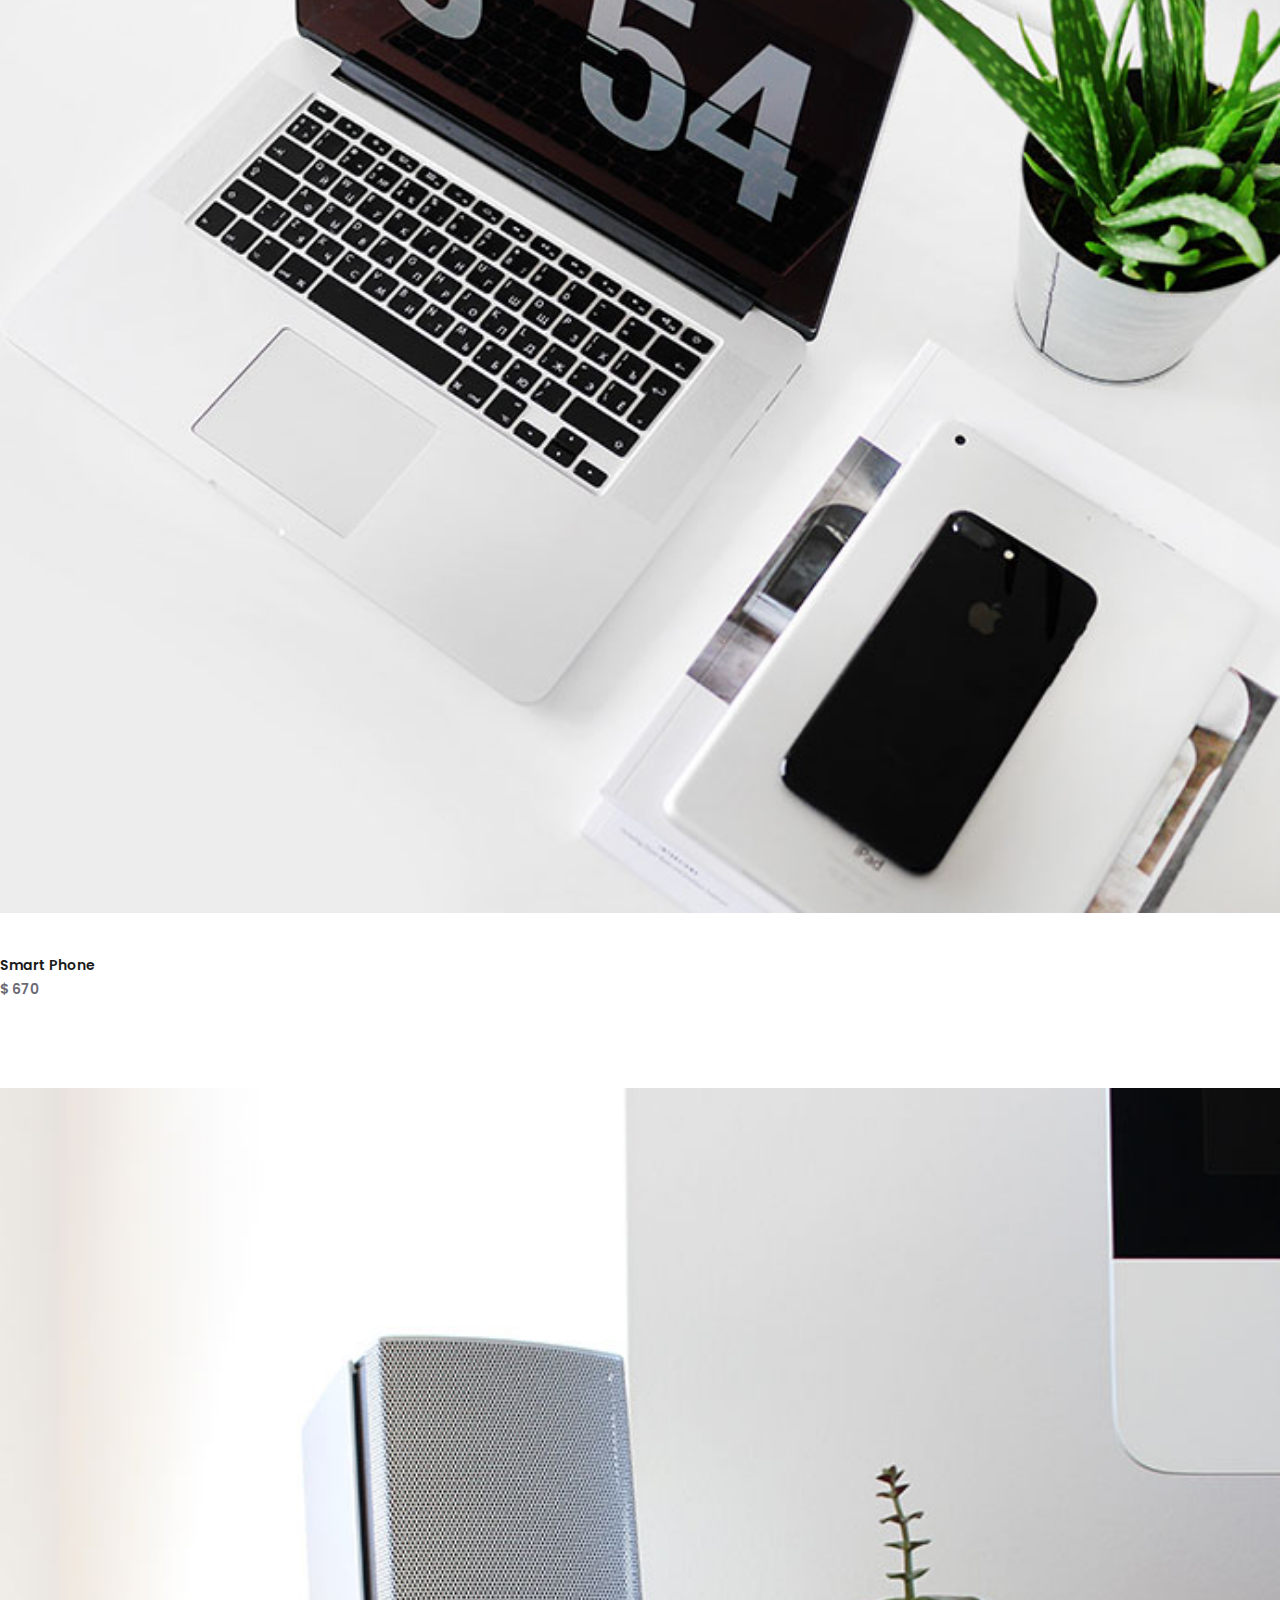
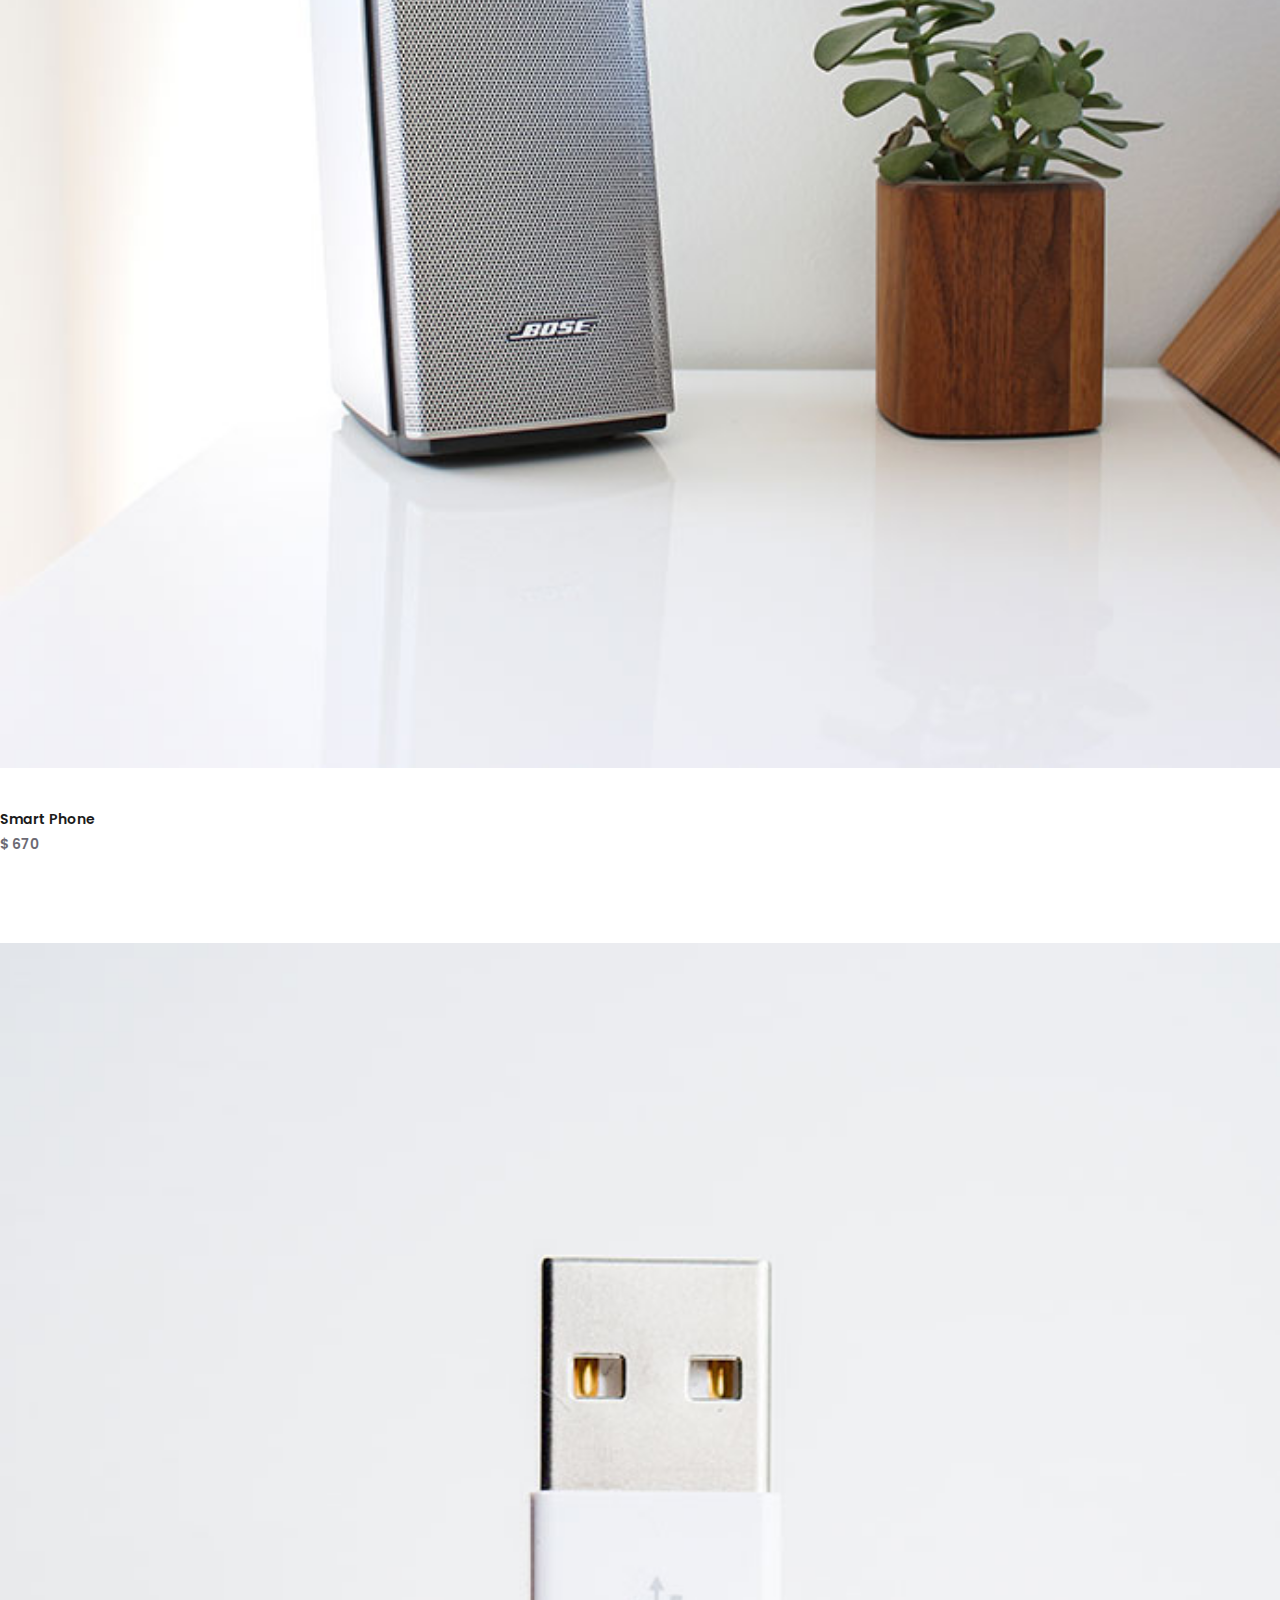
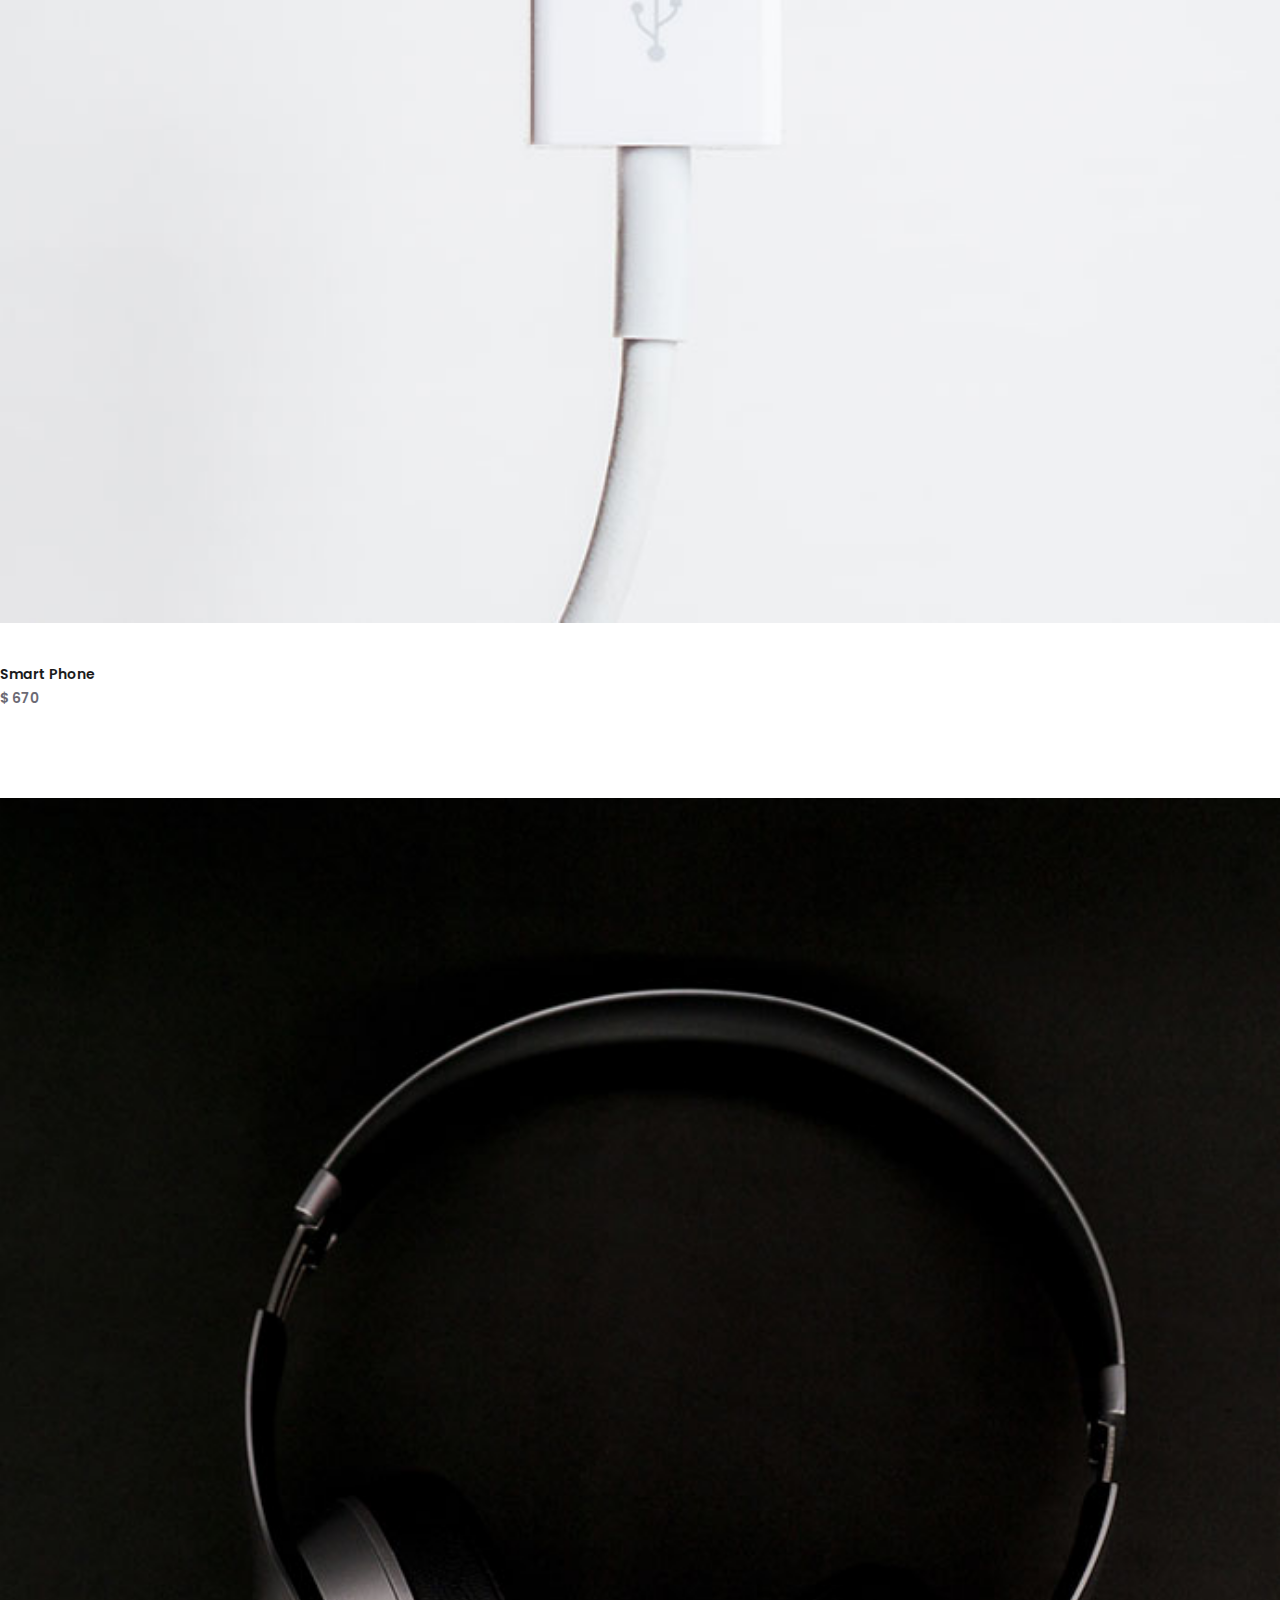
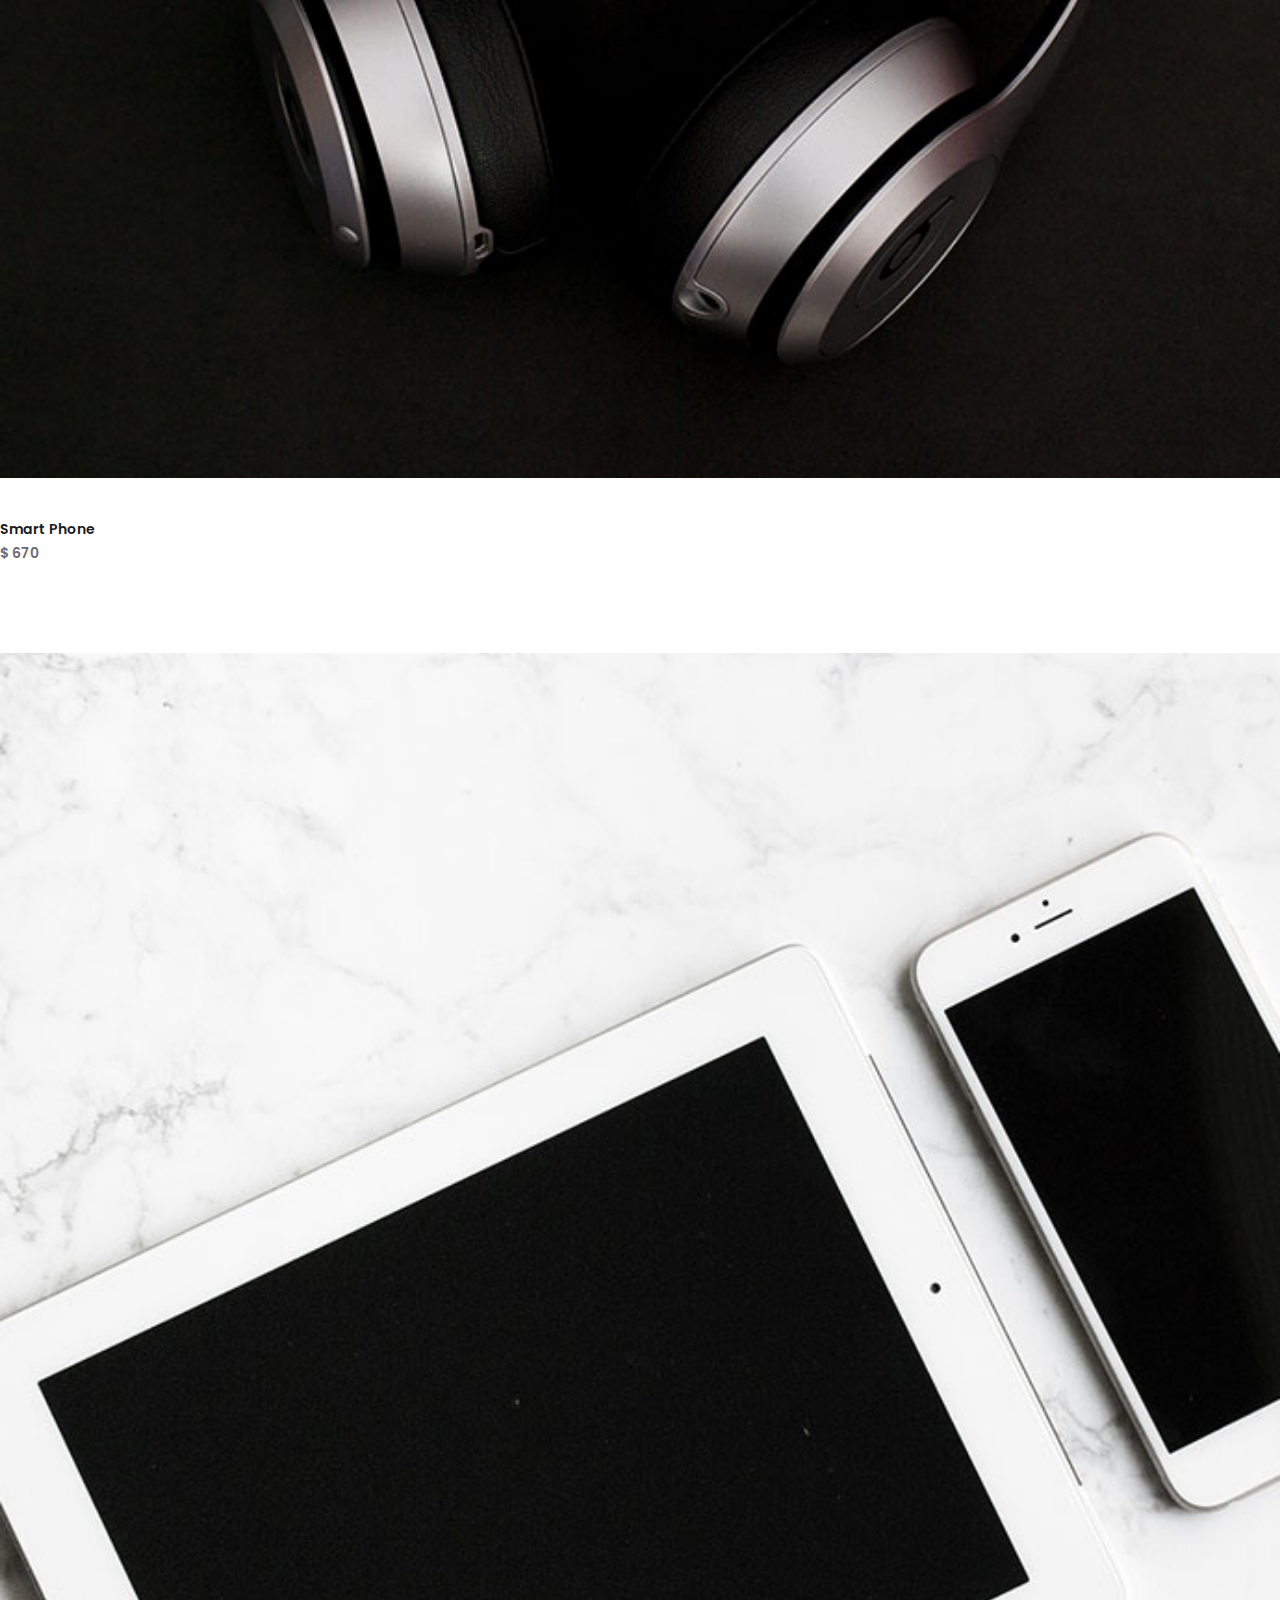
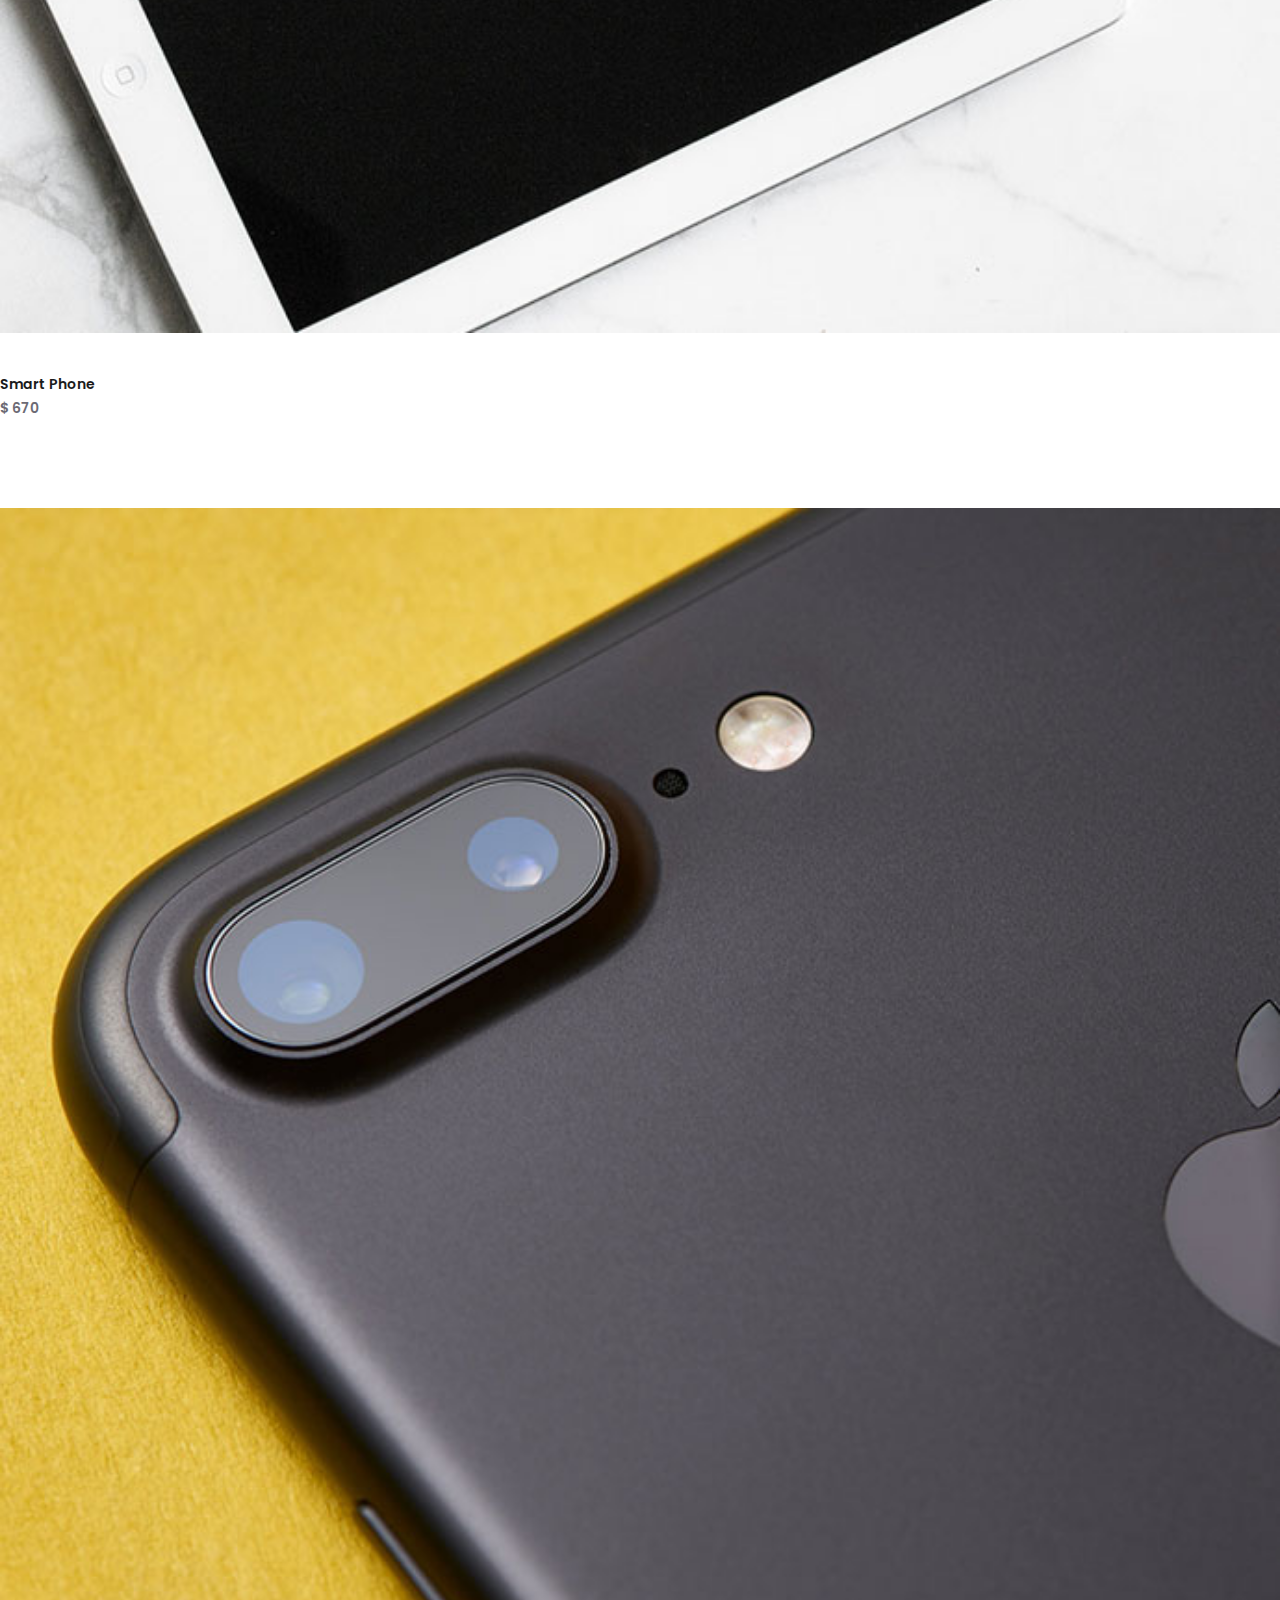
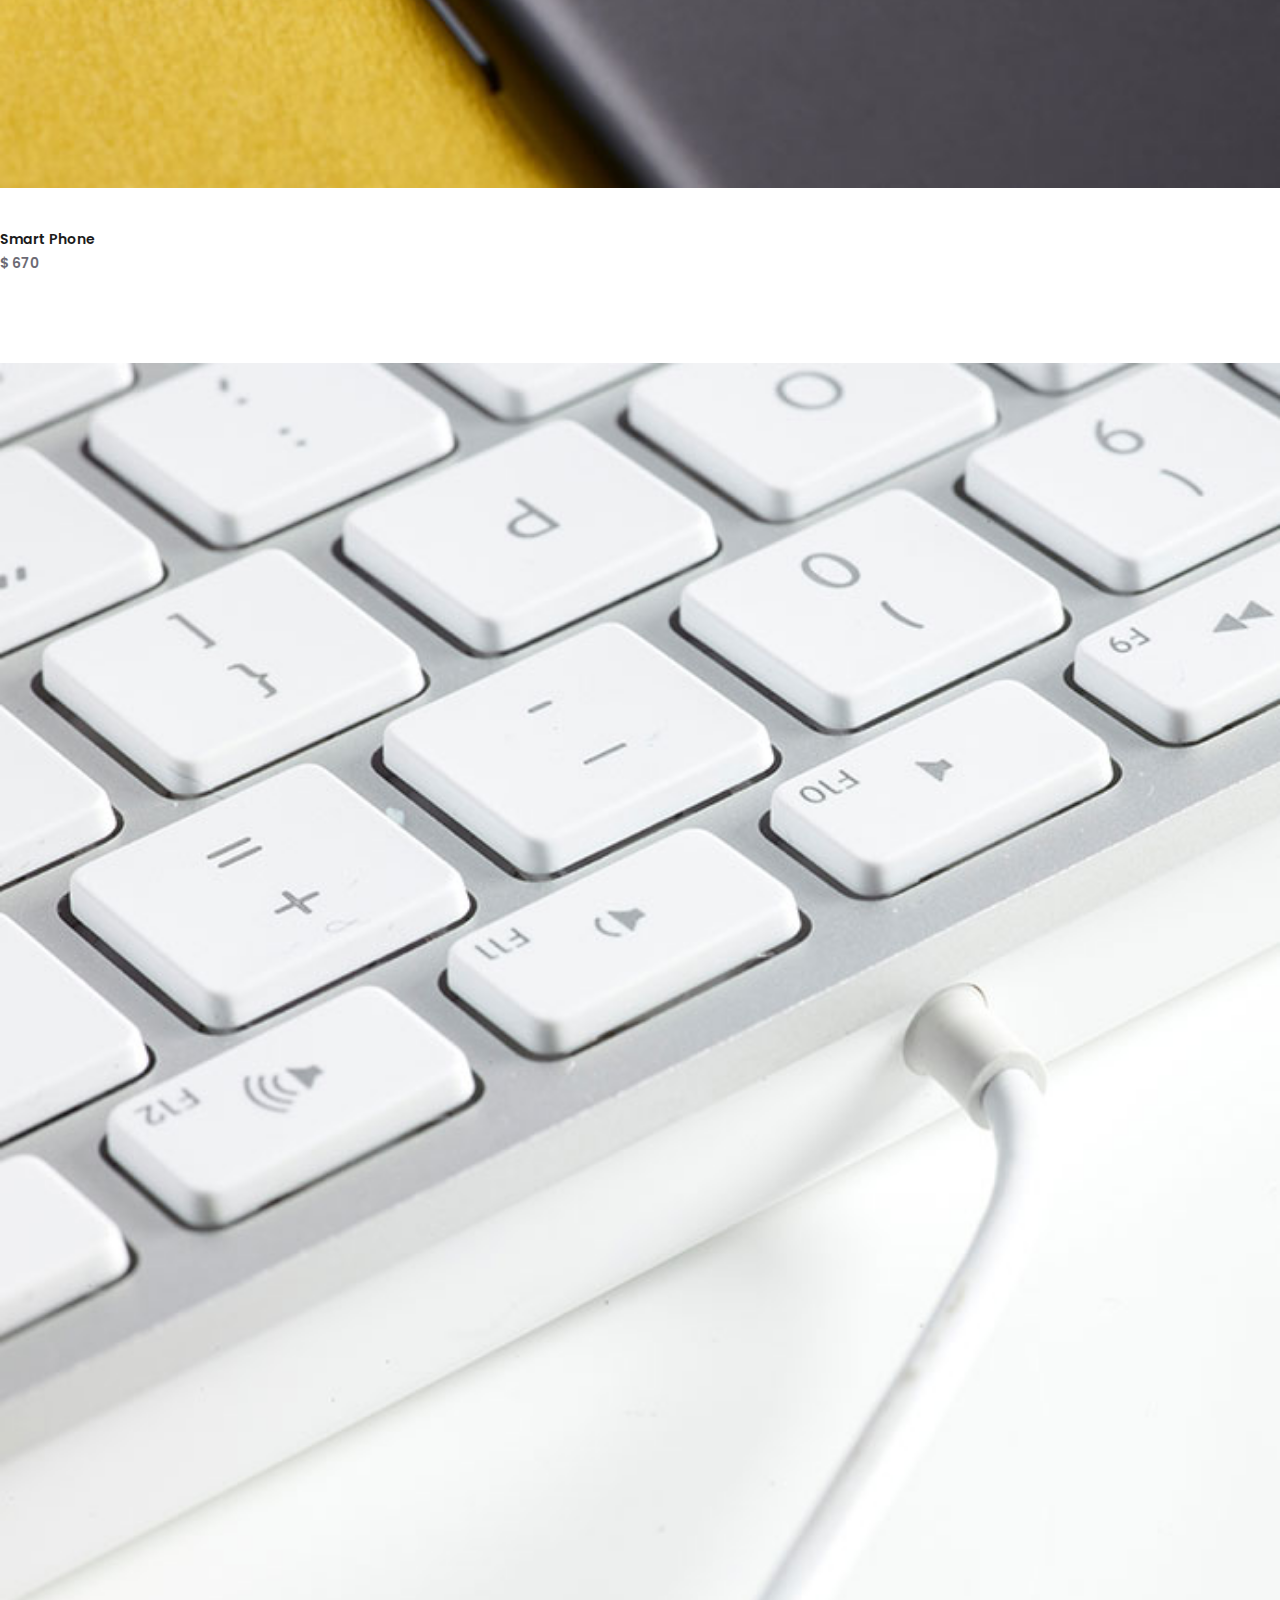
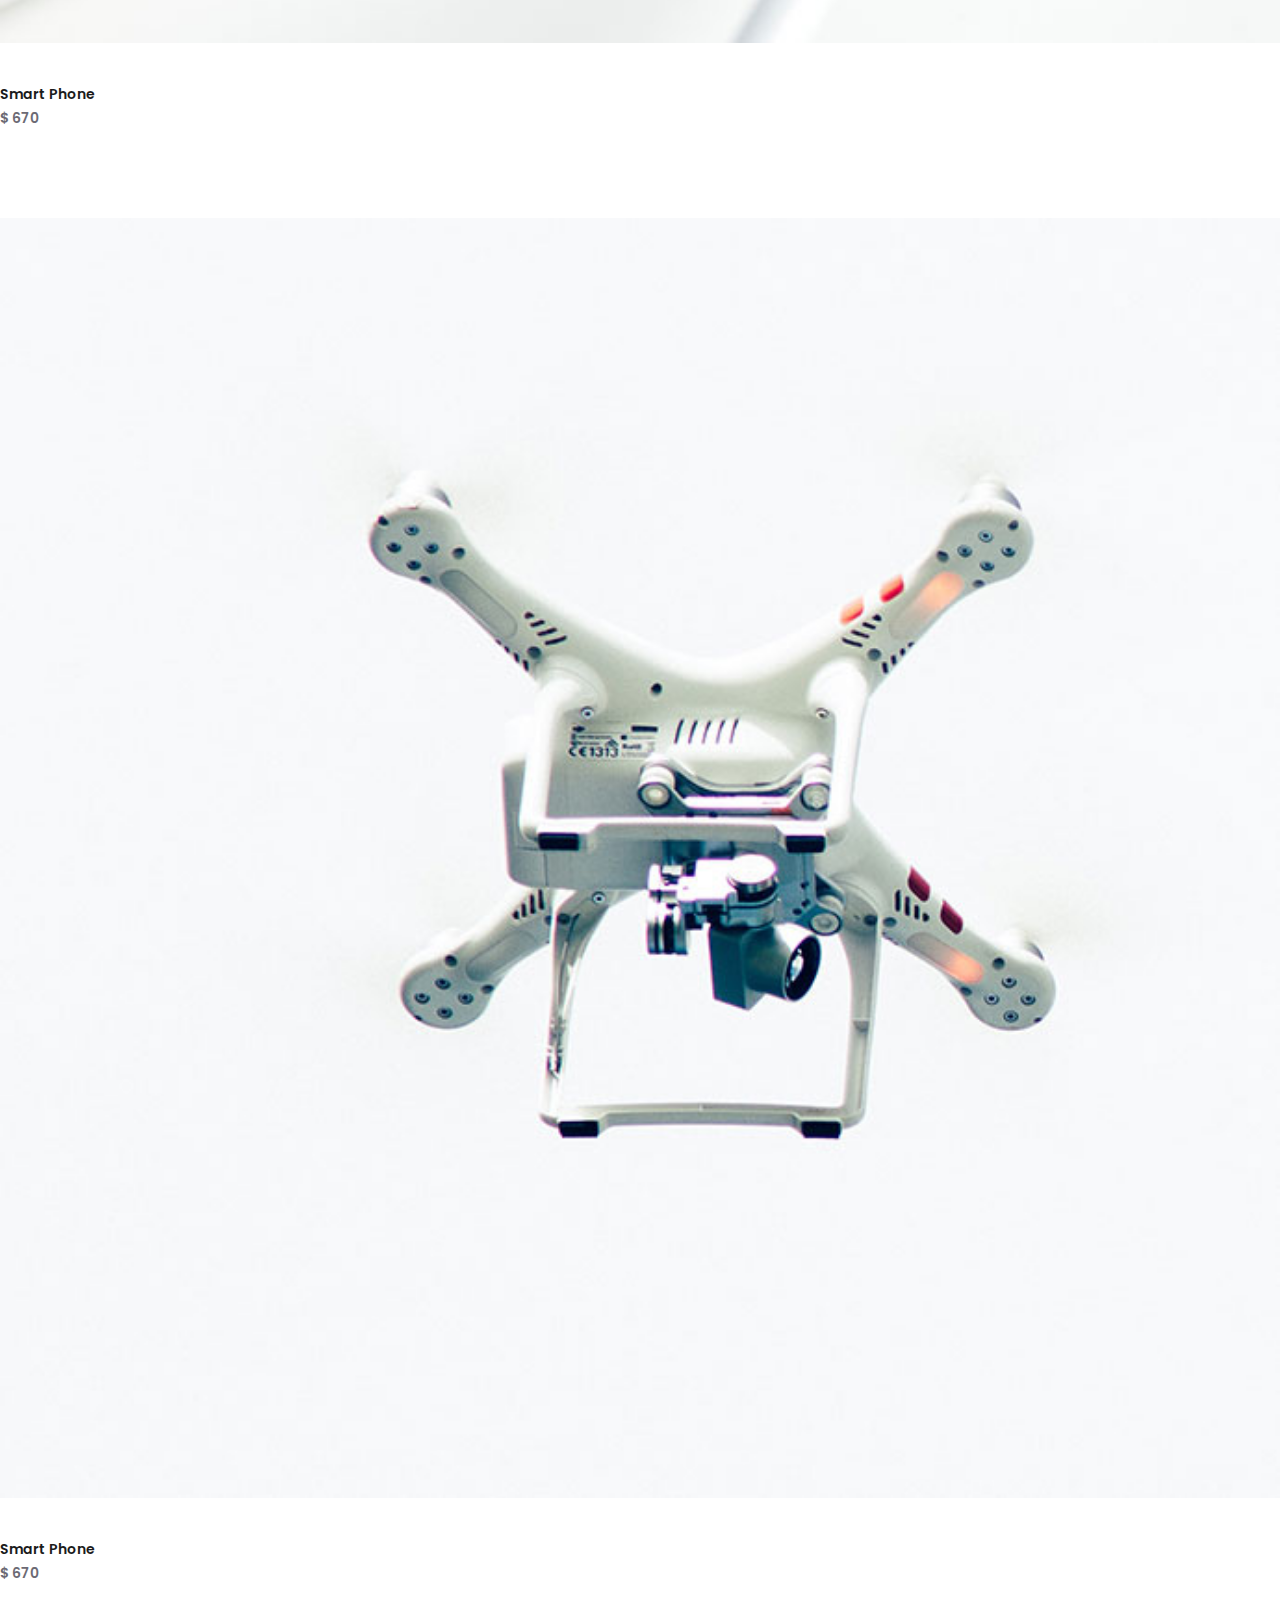
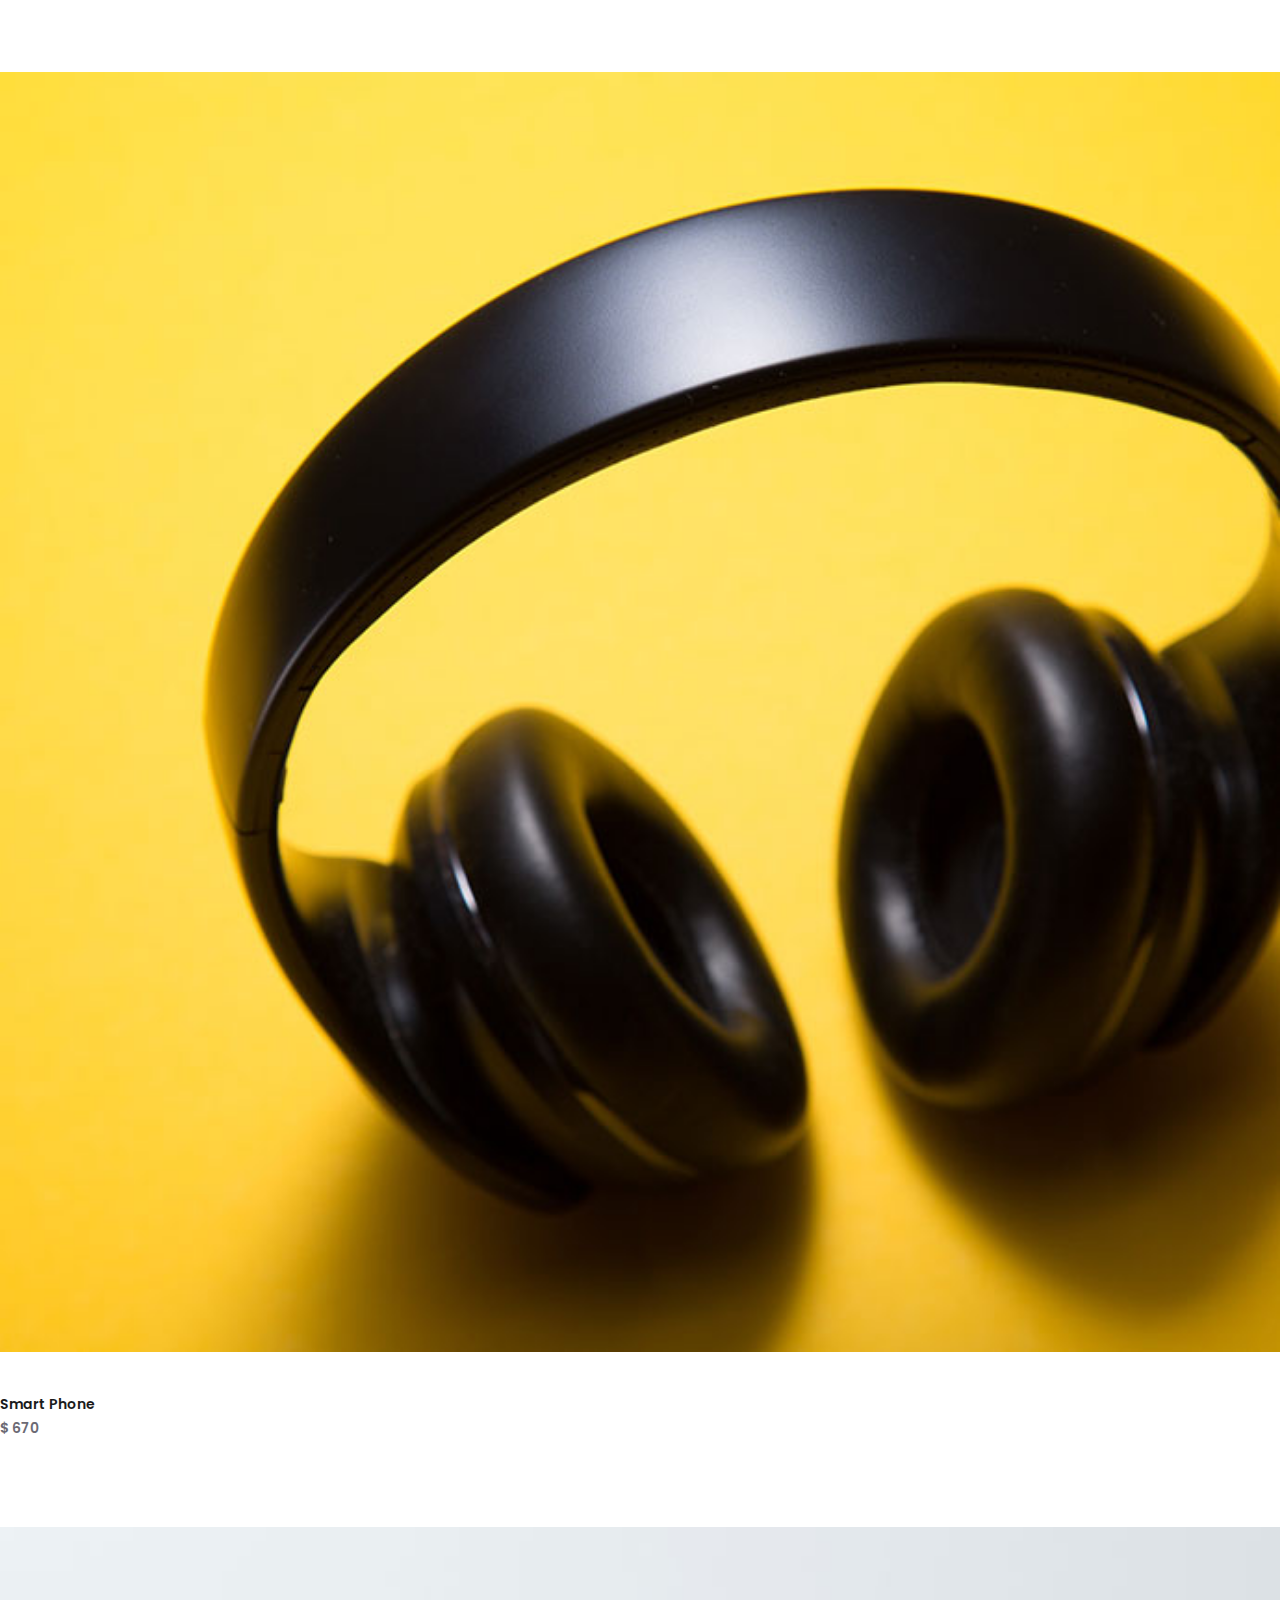
<file: shop.html>
<!DOCTYPE html>
<html lang="en">

<head>
    <meta charset="UTF-8">
    <meta name="viewport" content="width=device-width, initial-scale=1.0">
    <title>Tough</title>


    <link rel="stylesheet" href="https://use.fontawesome.com/releases/v5.7.0/css/all.css"
        integrity="sha384-lZN37f5QGtY3VHgisS14W3ExzMWZxybE1SJSEsQp9S+oqd12jhcu+A56Ebc1zFSJ" crossorigin="anonymous">

    <!-- <link rel="stylesheet" href="js/OwlCarousel2-2.3.4/dist/assets/owl.carousel.min.css">
    <link rel="stylesheet" href="js/OwlCarousel2-2.3.4/dist/assets/owl.theme.default.min.css"> -->



    <!-- Bootstrap CSS -->
    <!-- <link rel="stylesheet" type="text/css" href="//cdn.jsdelivr.net/npm/slick-carousel@1.8.1/slick/slick.css" /> -->

    <!-- <link rel="stylesheet" href="bootstrap-4.0.0/dist/css/bootstrap.min.css"> -->
    <link rel="stylesheet" href="https://cdn.jsdelivr.net/npm/bootstrap@4.5.3/dist/css/bootstrap.min.css"
        integrity="sha384-TX8t27EcRE3e/ihU7zmQxVncDAy5uIKz4rEkgIXeMed4M0jlfIDPvg6uqKI2xXr2" crossorigin="anonymous">

    <link rel="stylesheet" href="css/style.css">


</head>

<body>

    <section class="body_section">


        <section class="navigation fixed-top">

            <nav class="navbar navbar-expand-lg navbar-dark  " id="new">
                <a class="navbar-brand" href="index.html">tOUGH<span>.</span></a>
                <button class="navbar-toggler" type="button" data-trigger="#main_nav">
                    <span class="navbar-toggler-icon"></span>
                </button>
                <div class="navbar-collapse" id="main_nav">
                    <div class="offcanvas-header mt-3">
                        <button class="btn btn-outline-danger btn-close float-right"> &times Close </button>
                        <!-- <h5 class="py-2 text-white">Main navbar</h5> -->
                    </div>


                    <!-- Links -->
                    <ul class="navbar-nav ">
                        <li class="nav-item active">
                            <a class="nav-link" href="index.html">Home
                                <span class="sr-only">(current)</span>
                            </a>
                        </li>
                        <li class="nav-item dropdown">
                            <a class="nav-link dropdown-toggle" id="navbarDropdownMenuLink" data-toggle="dropdown"
                                aria-haspopup="true" aria-expanded="false" href="categories.html">pages</a>
                            <div class="dropdown-menu dropdown-primary" aria-labelledby="navbarDropdownMenuLink">
                                <a class="dropdown-item" href="shop.html">shop</a>
                                <a class="dropdown-item" href="preview.html">Product preview</a>
                                <a class="dropdown-item" href="cart.html">Cart</a>
                                <a class="dropdown-item" href="contact.html">Contact</a>
                                <a class="dropdown-item" href="checkout.html">Checkout</a>
                            </div>
                        </li>
                        <li class="nav-item">
                            <a class="nav-link" href="#">Accessories</a>
                        </li>
                        </li>
                        <li class="nav-item">
                            <a class="nav-link" href="#">Offers</a>
                        </li>
                        <!-- <li class="nav-item">
                    <a class="nav-link" ></a>
                </li> -->

                        <!-- Dropdown -->
                        <li class="nav-item ">
                            <a class="nav-link" 
                                 href="contact.html">Contact</a>
                        </li>

                    </ul>
                    <!-- Links -->


                    <div class="wrapper d-flex">

                        <a href="cart.html" class="  cart d-flex">


                            <span class="    fas fa-shopping-bag"></span>

                            <div class="cart_count">
                                cart &nbsp;(0)
                            </div>

                        </a>


                        <div class="search">
                            <a class="btn btn-nav p-0" id="circle"> <span class="fas fa-search"></span></a>

                        </div>
                    </div>
                </div>

            </nav>



        </section>


        <!-- Banner section starts here -->



        <section class="banner_main">
            <div class="banner_bg2">
                <div class="container">

                    <div class="card w-75">
                        <div class="card-body">
                            <h5 class="card-title">Smart Phones<span>.</span></h5>
                            <p class="card-text">Lorem ipsum dolor sit amet, consectetur adipiscing elit.
                                Nullam a <br>ultricies metus. Sed nec molestie.</p>
                            <!-- <a href="#" class="btn btn-primary">Shop Now</a> -->
                        </div>
                    </div>

                </div>
            </div>
            </div>
        </section>

        <!-- Banner section ends here -->


        <!-- Choose section starts here -->

        <section class="choose">
<div class="wrapper"><div class="container">
                <div class="row">
                    <div class="col-12 col-lg-6 col-md-6">
                        <div class="choose_left">
                            <p>Showing 12 results</p>
                        </div>
                    </div>
                    <div class="col-6 col-lg-6 col-md-6">
                        <div class="choose_right">
                            <span class="custom-dropdown">
                                <select>
                                    <option>Mobile</option>
                                    <option>Camera  </option>  
                                    <option> mobile </option>
                                    <option>Camera</option>
                                    <option>mobile</option>
                                </select>
                            </span>
                        </div>
                    </div>
                </div>
            </div></div>
            

        </section>

        <!-- Choose section ends here -->


        <!-- Product section starts here -->

        <section class="product">
            <div class="container">
                <div class="row">
                    <div class="col-lg-3 col-md-6 col-12">
                        <div class="product_wrapper">
                            <img src="images/products/product_1.jpg">

                            <a href="#">
                                <div class="new">New</div>
                            </a>

                            <div class="product_name">
                                <a href="#">
                                    <p>Smart Phone</p>
                                </a>


                                <span>$ 670</span>
                            </div>
                        </div>
                    </div>
                    <div class="col-lg-3 col-md-6 col-12">
                        <div class="product_wrapper">
                            <img src="images/products/product_4.jpg">
                            <a href="#">
                                <div class="sale">Sale</div>
                            </a>

                            <div class="product_name">
                                <p>Smart Phone</p>
                                <span>$ 670</span>
                            </div>
                        </div>
                    </div>
                    <div class="col-lg-3 col-md-6 col-12">
                        <div class="product_wrapper">
                            <img src="images/products/product_2.jpg">

                            <div class="product_name">
                                <p>Smart Phone</p>
                                <span>$ 670</span>
                            </div>
                        </div>
                    </div>
                    <div class="col-lg-3 col-md-6 col-12">
                        <div class="product_wrapper">
                            <img src="images/products/product_3.jpg">

                            <div class="product_name">
                                <p>Smart Phone</p>
                                <span>$ 670</span>
                            </div>
                        </div>
                    </div>
                    <div class="col-lg-3 col-md-6 col-12">
                        <div class="product_wrapper">
                            <img src="images/products/product_5.jpg">

                            <a href="#">

                            </a>

                            <div class="product_name">
                                <a href="#">
                                    <p>Smart Phone</p>
                                </a>


                                <span>$ 670</span>
                            </div>
                        </div>
                    </div>
                    <div class="col-lg-3 col-md-6 col-12">
                        <div class="product_wrapper">
                            <img src="images/products/product_6.jpg">
                            <a href="#">
                                <div class="hot">Hot</div>
                            </a>

                            <div class="product_name">
                                <p>Smart Phone</p>
                                <span>$ 670</span>
                            </div>
                        </div>
                    </div>
                    <div class="col-lg-3 col-md-6 col-12">
                        <div class="product_wrapper">
                            <img src="images/products/product_7.jpg">

                            <div class="product_name">
                                <p>Smart Phone</p>
                                <span>$ 670</span>
                            </div>
                        </div>
                    </div>
                    <div class="col-lg-3 col-md-6 col-12">
                        <div class="product_wrapper">
                            <img src="images/products/product_8.jpg">
                            <a href="#">
                                <div class="sale">sale</div>
                            </a>
                            <div class="product_name">
                                <p>Smart Phone</p>
                                <span>$ 670</span>
                            </div>
                        </div>
                    </div>
                    <div class="col-lg-3 col-md-6 col-12">
                        <div class="product_wrapper">
                            <img src="images/products/product_9.jpg">
                            <a href="#">
                                <div class="sale">Sale</div>
                            </a>
                            <a href="#">

                            </a>

                            <div class="product_name">
                                <a href="#">
                                    <p>Smart Phone</p>
                                </a>


                                <span>$ 670</span>
                            </div>
                        </div>
                    </div>
                    <div class="col-lg-3 col-md-6 col-12">
                        <div class="product_wrapper">
                            <img src="images/products/product_10.jpg">
                            <a href="#">
                                <div class="sale">Sale</div>
                            </a>

                            <div class="product_name">
                                <p>Smart Phone</p>
                                <span>$ 670</span>
                            </div>
                        </div>
                    </div>
                    <div class="col-lg-3 col-md-6 col-12">
                        <div class="product_wrapper">
                            <img src="images/products/product_11.jpg">

                            <div class="product_name">
                                <p>Smart Phone</p>
                                <span>$ 670</span>
                            </div>
                        </div>
                    </div>
                    <div class="col-lg-3 col-md-6 col-12">
                        <div class="product_wrapper">
                            <img src="images/products/product_12.jpg">
                            <a href="#">
                                <div class="sale">sale</div>
                            </a>
                            <div class="product_name">
                                <p>Smart Phone</p>
                                <span>$ 670</span>
                            </div>
                        </div>
                    </div>
                </div>
            </div>

        </section>

        <!-- Product section ends here -->

        <!-- Amazing section starts here -->

        <section class="amazing">
            <div class="container">
                <div class="row">
                    <div class="amazing_bg">
                        <div class="amazing_content">
                            <h2>Amazing Devices</h2>

                            <p>
                                Lorem ipsum dolor sit amet, consectetur
                                adipiscing elit. Nullam a ultricies metus.
                            </p>
                            <a href="#">See more</a>
                        </div>


                    </div>
                </div>
            </div>

            </div>
        </section>

        <!-- Amazing section ends here -->

        <!-- Service section starts here -->

        <Section class="service">
            <div class="container">
                <div class="service_wrapper">
                    <div class="row">
                        <div class="col-12 col-lg-4">
                            <div class="wrapper">
                                <div class="img_wrapper">
                                    <img src="images/service_icons/icon_2.svg">
                                </div>
                                <h6>Free Returns</h6>
                                <p>
                                    Lorem ipsum dolor sit amet, consectetur adipiscing elit. Nullam a ultricies metus.
                                    Sed
                                    nec molestie.
                                </p>
                            </div>
                        </div>
                        <div class="col-12 col-lg-4">
                            <div class="wrapper">
                                <div class="img_wrapper">
                                    <img src="images/service_icons/icon_3.svg">
                                </div>
                                <h6>24h Fast Support</h6>
                                <p>
                                    Lorem ipsum dolor sit amet, consectetur adipiscing elit. Nullam a ultricies metus.
                                    Sed
                                    nec molestie.
                                </p>
                            </div>
                        </div>
                        <div class="col-12 col-lg-4">
                            <div class="wrapper">
                                <div class="img_wrapper">
                                    <img src="images/service_icons/icon_1.svg">
                                </div>
                                <h6>Free Shipping Worldwide</h6>
                                <p>
                                    Lorem ipsum dolor sit amet, consectetur adipiscing elit. Nullam a ultricies metus.
                                    Sed
                                    nec molestie.
                                </p>
                            </div>
                        </div>
                    </div>
                </div>
            </div>
        </Section>

        <!-- Service section ends here -->

        <!-- Subscribe section starts here -->
        <section class="subscribe">

            <div class="container">
                <div class="row">
                    <div class="col-12">
                        <div class="wrapper">
                            <h3>
                                Subscribe to our newsletter
                            </h3>
                            <p>
                                Lorem ipsum dolor sit amet, consectetur adipiscing elit. Nullam a ultricies metus. Sed nec
                                molestie.
                            </p>
    
                            <input class="inp" placeholder="What needs to be done?" />
                            <div class="button_wrapper">
                                <a href="#" class="btn btn-black">Shop Now</a>
                            </div>
    
                        </div>
                    </div>
                    

                </div>
            </div>

        </section>


        <!-- Subscribe section ends here -->

    </section>
        <!-- Footer section starts here -->

        <section class="footer">
            <div class="footer_wrapper">
                <div class=" container">
                   <div class="wrapper">
                            <div class="footer_logo">
                                <a class="navbar-brand" href="#">tOUGH.</a>
                            </div>

                      
                    
                            <div class="copy_right">
                                <p>
                                    Copyright © 2020 All rights reserved | This template is made with
                                    <br>
                                   
                                    <span class="far fa-heart"></span> &nbsp;<a href="#">by Cybrosys</a>
                                </p>
                            </div>
                 
                        <div class="footer_icon">
                            <a href="#"> <span class=" 	fab fa-pinterest"></span></a>
                           
                            <a href="#"><span class=" 	fab fa-instagram"></span></a>
                            
                            <a href="#"><span class="fab fa-facebook-f"></span></a>
                            
                            <a href="#"> <span class=" 	fab fa-twitter"></span></a>
                           
                        </div>

                    </div>

                    </div>
                </div>
                </div>
        </section>
        <!-- Footer section ends here -->






    <!-- Optional JavaScript -->

    <!-- jQuery first, then Popper.js, then Bootstrap JS -->
    <script src="https://code.jquery.com/jquery-3.2.1.slim.min.js"
        integrity="sha384-KJ3o2DKtIkvYIK3UENzmM7KCkRr/rE9/Qpg6aAZGJwFDMVNA/GpGFF93hXpG5KkN"
        crossorigin="anonymous"></script>
    <script src="https://cdnjs.cloudflare.com/ajax/libs/popper.js/1.12.9/umd/popper.min.js"
        integrity="sha384-ApNbgh9B+Y1QKtv3Rn7W3mgPxhU9K/ScQsAP7hUibX39j7fakFPskvXusvfa0b4Q"
        crossorigin="anonymous"></script>
    <script src="https://maxcdn.bootstrapcdn.com/bootstrap/4.0.0/js/bootstrap.min.js"
        integrity="sha384-JZR6Spejh4U02d8jOt6vLEHfe/JQGiRRSQQxSfFWpi1MquVdAyjUar5+76PVCmYl"
        crossorigin="anonymous"></script>

    <!-- JS -->

    <!-- <script type="text/javascript" src="js/slick-1.8.1/slick/slick.min.js"></script>

    <script type="tex/javascript" src="js/OwlCarousel2-2.3.4/dist/owl.carousel.min.js"></script> -->

    <script>
        // When the user scrolls down 80px from the top of the document, resize the navbar's padding and the logo's font size
        window.onscroll = function () { scrollFunction() };
      
        function scrollFunction() {
          if (document.body.scrollTop > 80 || document.documentElement.scrollTop > 80) {
            document.getElementById("new").style.padding = "15px 15px";
      
      
          } else {
            document.getElementById("new").style.padding = "40px 40px";
      
      
          }
        }
      </script>

    <!-- <script>
        $("[data-trigger]").on("click", function () {
            var trigger_id = $(this).attr('data-trigger');
            $(trigger_id).toggleClass("show");
            $('body').toggleClass("offcanvas-active");
        });

        // close button 
        $(".btn-close").click(function (e) {
            $(".navbar-collapse").removeClass("show");
            $("body").removeClass("offcanvas-active");
        }); 
    </script> -->


    <script>
        var x, i, j, l, ll, selElmnt, a, b, c;
        /*look for any elements with the class "custom-select":*/
        x = document.getElementsByClassName("custom-select");
        l = x.length;
        for (i = 0; i < l; i++) {
          selElmnt = x[i].getElementsByTagName("select")[0];
          ll = selElmnt.length;
          /*for each element, create a new DIV that will act as the selected item:*/
          a = document.createElement("DIV");
          a.setAttribute("class", "select-selected");
          a.innerHTML = selElmnt.options[selElmnt.selectedIndex].innerHTML;
          x[i].appendChild(a);
          /*for each element, create a new DIV that will contain the option list:*/
          b = document.createElement("DIV");
          b.setAttribute("class", "select-items select-hide");
          for (j = 1; j < ll; j++) {
            /*for each option in the original select element,
            create a new DIV that will act as an option item:*/
            c = document.createElement("DIV");
            c.innerHTML = selElmnt.options[j].innerHTML;
            c.addEventListener("click", function(e) {
                /*when an item is clicked, update the original select box,
                and the selected item:*/
                var y, i, k, s, h, sl, yl;
                s = this.parentNode.parentNode.getElementsByTagName("select")[0];
                sl = s.length;
                h = this.parentNode.previousSibling;
                for (i = 0; i < sl; i++) {
                  if (s.options[i].innerHTML == this.innerHTML) {
                    s.selectedIndex = i;
                    h.innerHTML = this.innerHTML;
                    y = this.parentNode.getElementsByClassName("same-as-selected");
                    yl = y.length;
                    for (k = 0; k < yl; k++) {
                      y[k].removeAttribute("class");
                    }
                    this.setAttribute("class", "same-as-selected");
                    break;
                  }
                }
                h.click();
            });
            b.appendChild(c);
          }
          x[i].appendChild(b);
          a.addEventListener("click", function(e) {
              /*when the select box is clicked, close any other select boxes,
              and open/close the current select box:*/
              e.stopPropagation();
              closeAllSelect(this);
              this.nextSibling.classList.toggle("select-hide");
              this.classList.toggle("select-arrow-active");
            });
        }
        function closeAllSelect(elmnt) {
          /*a function that will close all select boxes in the document,
          except the current select box:*/
          var x, y, i, xl, yl, arrNo = [];
          x = document.getElementsByClassName("select-items");
          y = document.getElementsByClassName("select-selected");
          xl = x.length;
          yl = y.length;
          for (i = 0; i < yl; i++) {
            if (elmnt == y[i]) {
              arrNo.push(i)
            } else {
              y[i].classList.remove("select-arrow-active");
            }
          }
          for (i = 0; i < xl; i++) {
            if (arrNo.indexOf(i)) {
              x[i].classList.add("select-hide");
            }
          }
        }
        /*if the user clicks anywhere outside the select box,
        then close all select boxes:*/
        document.addEventListener("click", closeAllSelect);
        </script>

</body>

</html>
</file>
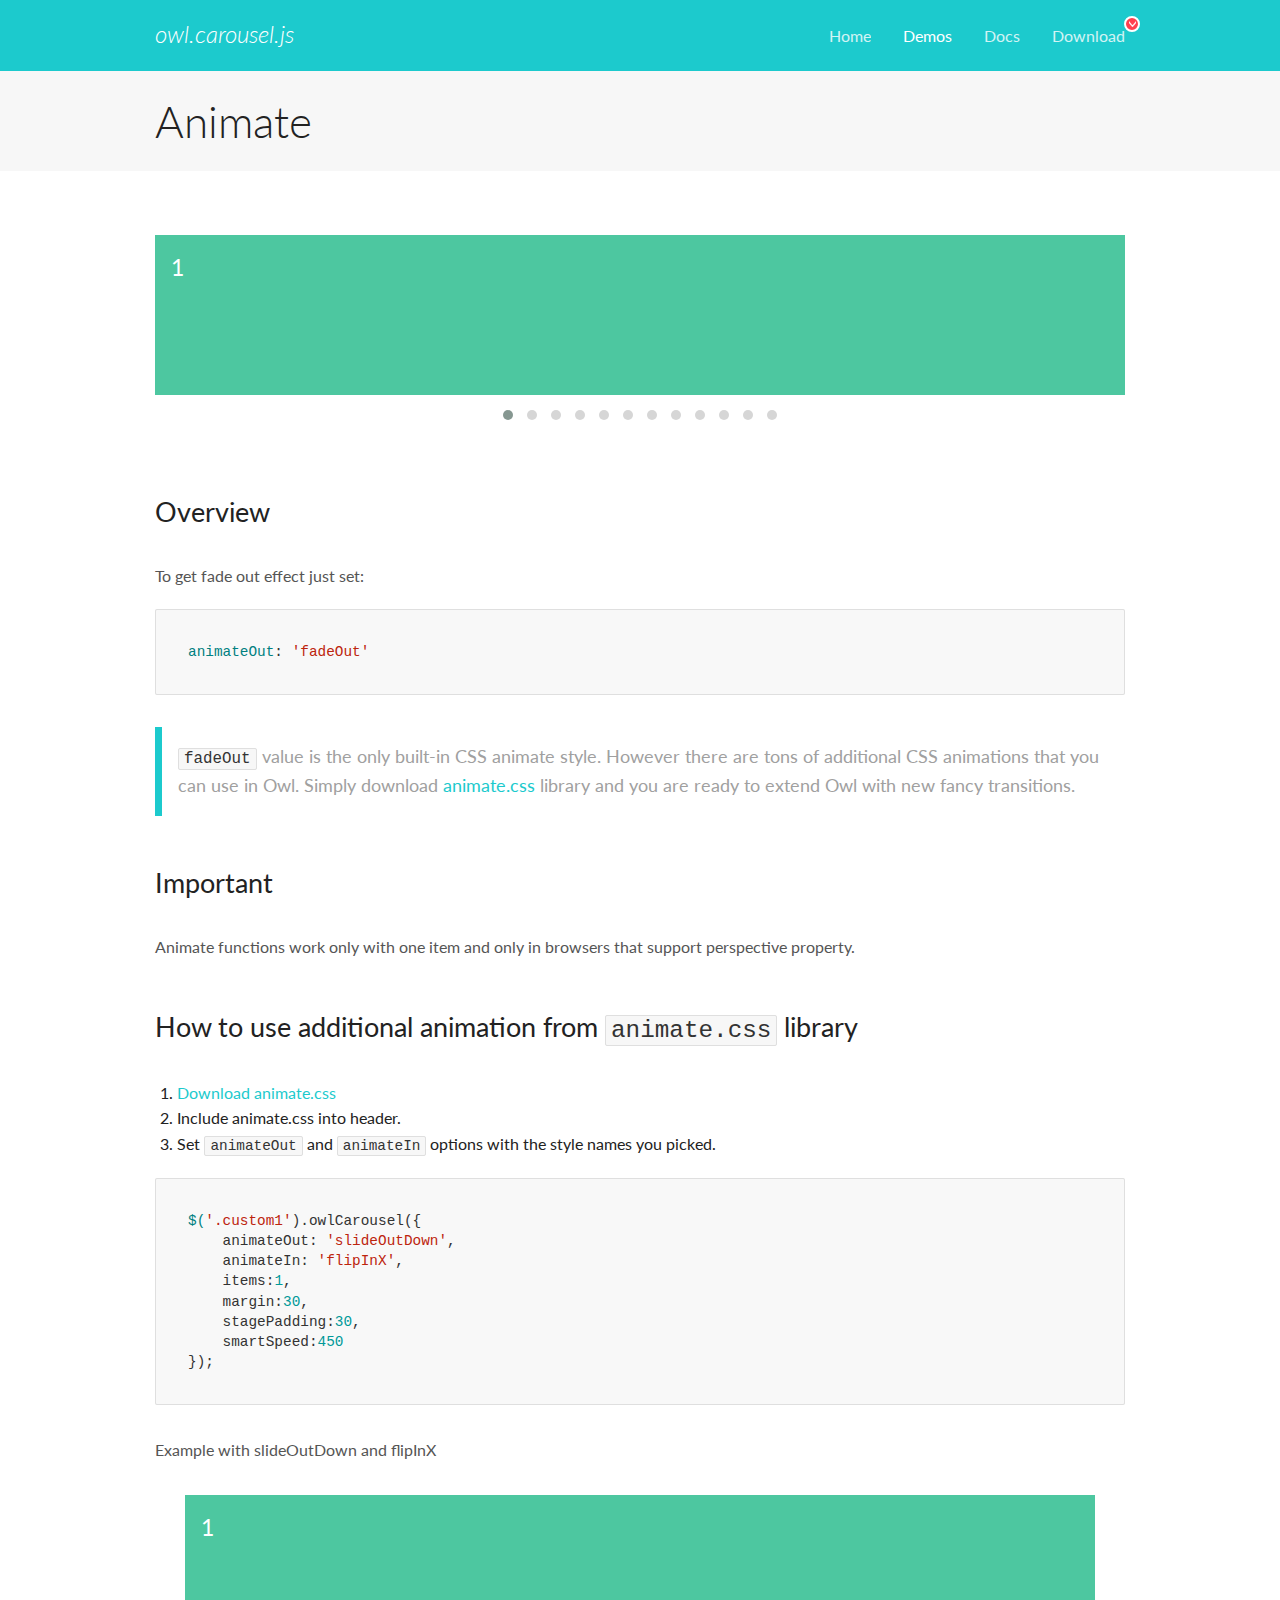
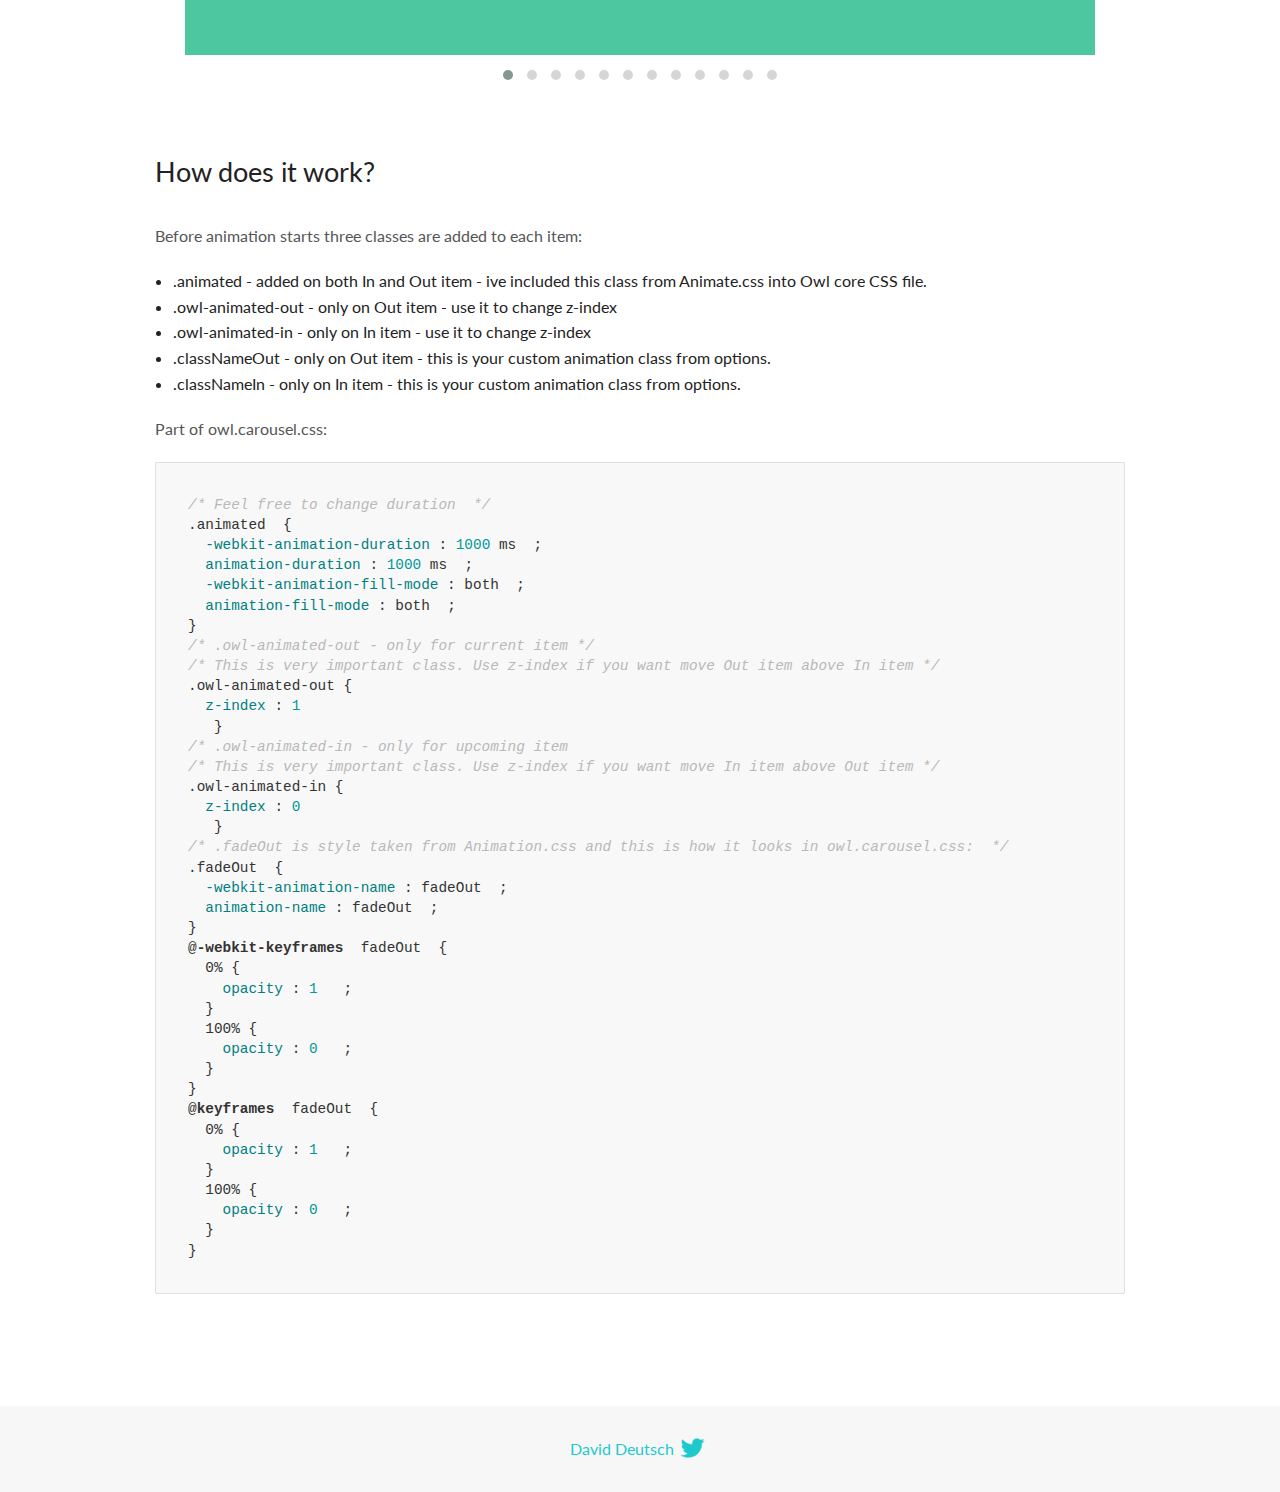
<file: OwlCarousel2-2.3.4/docs/demos/animate.html>
<!DOCTYPE html>
<html lang="en">
  <head>

    <!-- head -->
    <meta charset="utf-8">
    <meta name="msapplication-tap-highlight" content="no" />
    <meta name="viewport" content="width=device-width, initial-scale=1.0" />
    <meta name="description" content="Animate carousel">
    <meta name="author" content="David Deutsch">
    <title>
      Animate Demo | Owl Carousel | 2.3.4
    </title>

    <!-- Stylesheets -->
    <link href='https://fonts.googleapis.com/css?family=Lato:300,400,700,400italic,300italic' rel='stylesheet' type='text/css'>
    <link rel="stylesheet" href="../assets/css/docs.theme.min.css">

    <!-- Owl Stylesheets -->
    <link rel="stylesheet" href="../assets/owlcarousel/assets/owl.carousel.min.css">
    <link rel="stylesheet" href="../assets/owlcarousel/assets/owl.theme.default.min.css">

    <!-- HTML5 shim and Respond.js IE8 support of HTML5 elements and media queries -->

    <!--[if lt IE 9]>
      <script src="https://oss.maxcdn.com/libs/html5shiv/3.7.0/html5shiv.js"></script>
      <script src="https://oss.maxcdn.com/libs/respond.js/1.3.0/respond.min.js"></script>
    <![endif]-->

    <!-- Favicons -->
    <link rel="apple-touch-icon-precomposed" sizes="144x144" href="../assets/ico/apple-touch-icon-144-precomposed.png">
    <link rel="shortcut icon" href="../assets/ico/favicon.png">
    <link rel="shortcut icon" href="favicon.ico">

    <!-- Yeah i know js should not be in header. Its required for demos.-->

    <!-- javascript -->
    <script src="../assets/vendors/jquery.min.js"></script>
    <script src="../assets/owlcarousel/owl.carousel.js"></script>
  </head>
  <body>

    <!-- header -->
    <header class="header">
      <div class="row">
        <div class="large-12 columns">
          <div class="brand left">
            <h3>
              <a href="/OwlCarousel2/">owl.carousel.js</a> 
            </h3>
          </div>
          <a id="toggle-nav" class="right">
            <span></span> <span></span> <span></span> 
          </a> 
          <div class="nav-bar">
            <ul class="clearfix">
              <li> <a href="/OwlCarousel2/index.html">Home</a>  </li>
              <li class="active">
                <a href="/OwlCarousel2/demos/demos.html">Demos</a> 
              </li>
              <li> <a href="/OwlCarousel2/docs/started-welcome.html">Docs</a>  </li>
              <li>
                <a href="https://github.com/OwlCarousel2/OwlCarousel2/archive/2.3.4.zip">Download</a> 
                <span class="download"></span> 
              </li>
            </ul>
          </div>
        </div>
      </div>
    </header>

    <!-- title -->
    <section class="title">
      <div class="row">
        <div class="large-12 columns">
          <h1>Animate</h1>
        </div>
      </div>
    </section>

    <!--  Demos -->
    <section id="demos">
      <div class="row">
        <div class="large-12 columns">
          <div class="fadeOut owl-carousel owl-theme">
            <div class="item">
              <h4>1</h4>
            </div>
            <div class="item">
              <h4>2</h4>
            </div>
            <div class="item">
              <h4>3</h4>
            </div>
            <div class="item">
              <h4>4</h4>
            </div>
            <div class="item">
              <h4>5</h4>
            </div>
            <div class="item">
              <h4>6</h4>
            </div>
            <div class="item">
              <h4>7</h4>
            </div>
            <div class="item">
              <h4>8</h4>
            </div>
            <div class="item">
              <h4>9</h4>
            </div>
            <div class="item">
              <h4>10</h4>
            </div>
            <div class="item">
              <h4>11</h4>
            </div>
            <div class="item">
              <h4>12</h4>
            </div>
          </div>
          <h3 id="overview">Overview</h3>
          <p>To get fade out effect just set:</p>
          <pre><code>animateOut: &#39;fadeOut&#39;</code></pre>
          <blockquote>
            <p><code>fadeOut</code> value is the only built-in CSS animate style. However there are tons of additional CSS animations that you can use in Owl. Simply download
              <a href="https://daneden.github.io/animate.css/">animate.css</a>  library and you are ready to extend Owl with new fancy transitions.</p>
          </blockquote>
          <h3 id="important">Important</h3>
          <p>Animate functions work only with one item and only in browsers that support perspective property.</p>
          <h3 id="how-to-use-additional-animation-from-animate-css-library">How to use additional animation from <code>animate.css</code> library</h3>
          <ol>
            <li> <a href="https://daneden.github.io/animate.css/">Download animate.css</a>  </li>
            <li>Include animate.css into header.</li>
            <li>Set <code>animateOut</code> and <code>animateIn</code> options with the style names you picked.</li>
          </ol>
          <pre><code>$(&#39;.custom1&#39;).owlCarousel({
    animateOut: &#39;slideOutDown&#39;,
    animateIn: &#39;flipInX&#39;,
    items:1,
    margin:30,
    stagePadding:30,
    smartSpeed:450
});</code></pre>
          <p>Example with slideOutDown and flipInX</p>
          <div class="custom1 owl-carousel owl-theme">
            <div class="item">
              <h4>1</h4>
            </div>
            <div class="item">
              <h4>2</h4>
            </div>
            <div class="item">
              <h4>3</h4>
            </div>
            <div class="item">
              <h4>4</h4>
            </div>
            <div class="item">
              <h4>5</h4>
            </div>
            <div class="item">
              <h4>6</h4>
            </div>
            <div class="item">
              <h4>7</h4>
            </div>
            <div class="item">
              <h4>8</h4>
            </div>
            <div class="item">
              <h4>9</h4>
            </div>
            <div class="item">
              <h4>10</h4>
            </div>
            <div class="item">
              <h4>11</h4>
            </div>
            <div class="item">
              <h4>12</h4>
            </div>
          </div>
          <h3 id="how-does-it-work-">How does it work?</h3>
          <p>Before animation starts three classes are added to each item:</p>
          <ul>
            <li>.animated - added on both In and Out item - ive included this class from Animate.css into Owl core CSS file.</li>
            <li>.owl-animated-out - only on Out item - use it to change z-index</li>
            <li>.owl-animated-in - only on In item - use it to change z-index</li>
            <li>.classNameOut - only on Out item - this is your custom animation class from options.</li>
            <li>.classNameIn - only on In item - this is your custom animation class from options.</li>
          </ul>
          <p>Part of owl.carousel.css:</p>
          <pre><code class="language-css"><span class="comment">/* Feel free to change duration  */</span> 
<span class="class">.animated</span>  <span class="rules">{
  <span class="rule"><span class="attribute">-webkit-animation-duration</span> :<span class="value"> <span class="number">1000</span> ms</span> </span> ;
  <span class="rule"><span class="attribute">animation-duration</span> :<span class="value"> <span class="number">1000</span> ms</span> </span> ;
  <span class="rule"><span class="attribute">-webkit-animation-fill-mode</span> :<span class="value"> both</span> </span> ;
  <span class="rule"><span class="attribute">animation-fill-mode</span> :<span class="value"> both</span> </span> ;
<span class="rule">}</span> </span> 
<span class="comment">/* .owl-animated-out - only for current item */</span> 
<span class="comment">/* This is very important class. Use z-index if you want move Out item above In item */</span> 
<span class="class">.owl-animated-out</span> <span class="rules">{
  <span class="rule"><span class="attribute">z-index</span> :<span class="value"> <span class="number">1</span> 
</span> </span> </span> }
<span class="comment">/* .owl-animated-in - only for upcoming item
/* This is very important class. Use z-index if you want move In item above Out item */</span> 
<span class="class">.owl-animated-in</span> <span class="rules">{
  <span class="rule"><span class="attribute">z-index</span> :<span class="value"> <span class="number">0</span> 
</span> </span> </span> }
<span class="comment">/* .fadeOut is style taken from Animation.css and this is how it looks in owl.carousel.css:  */</span> 
<span class="class">.fadeOut</span>  <span class="rules">{
  <span class="rule"><span class="attribute">-webkit-animation-name</span> :<span class="value"> fadeOut</span> </span> ;
  <span class="rule"><span class="attribute">animation-name</span> :<span class="value"> fadeOut</span> </span> ;
<span class="rule">}</span> </span> 
<span class="at_rule">@<span class="keyword">-webkit-keyframes</span>  fadeOut </span> {
  0% <span class="rules">{
    <span class="rule"><span class="attribute">opacity</span> :<span class="value"> <span class="number">1</span> </span> </span> ;
  <span class="rule">}</span> </span> 
  100% <span class="rules">{
    <span class="rule"><span class="attribute">opacity</span> :<span class="value"> <span class="number">0</span> </span> </span> ;
  <span class="rule">}</span> </span> 
}
<span class="at_rule">@<span class="keyword">keyframes</span>  fadeOut </span> {
  0% <span class="rules">{
    <span class="rule"><span class="attribute">opacity</span> :<span class="value"> <span class="number">1</span> </span> </span> ;
  <span class="rule">}</span> </span> 
  100% <span class="rules">{
    <span class="rule"><span class="attribute">opacity</span> :<span class="value"> <span class="number">0</span> </span> </span> ;
  <span class="rule">}</span> </span> 
}</code></pre>
          <link rel="stylesheet" href="../assets/css/animate.css">
          <script>
            jQuery(document).ready(function($) {
              $('.fadeOut').owlCarousel({
                items: 1,
                animateOut: 'fadeOut',
                loop: true,
                margin: 10,
              });
              $('.custom1').owlCarousel({
                animateOut: 'slideOutDown',
                animateIn: 'flipInX',
                items: 1,
                margin: 30,
                stagePadding: 30,
                smartSpeed: 450
              });
            });
          </script>
        </div>
      </div>
    </section>

    <!-- footer -->
    <footer class="footer">
      <div class="row">
        <div class="large-12 columns">
          <h5>
            <a href="/OwlCarousel2/docs/support-contact.html">David Deutsch</a> 
            <a id="custom-tweet-button" href="https://twitter.com/share?url=https://github.com/OwlCarousel2/OwlCarousel2&text=Owl Carousel - This is so awesome! " target="_blank"></a> 
          </h5>
        </div>
      </div>
    </footer>

    <!-- vendors -->
    <script src="../assets/vendors/highlight.js"></script>
    <script src="../assets/js/app.js"></script>
  </body>
</html>
</file>
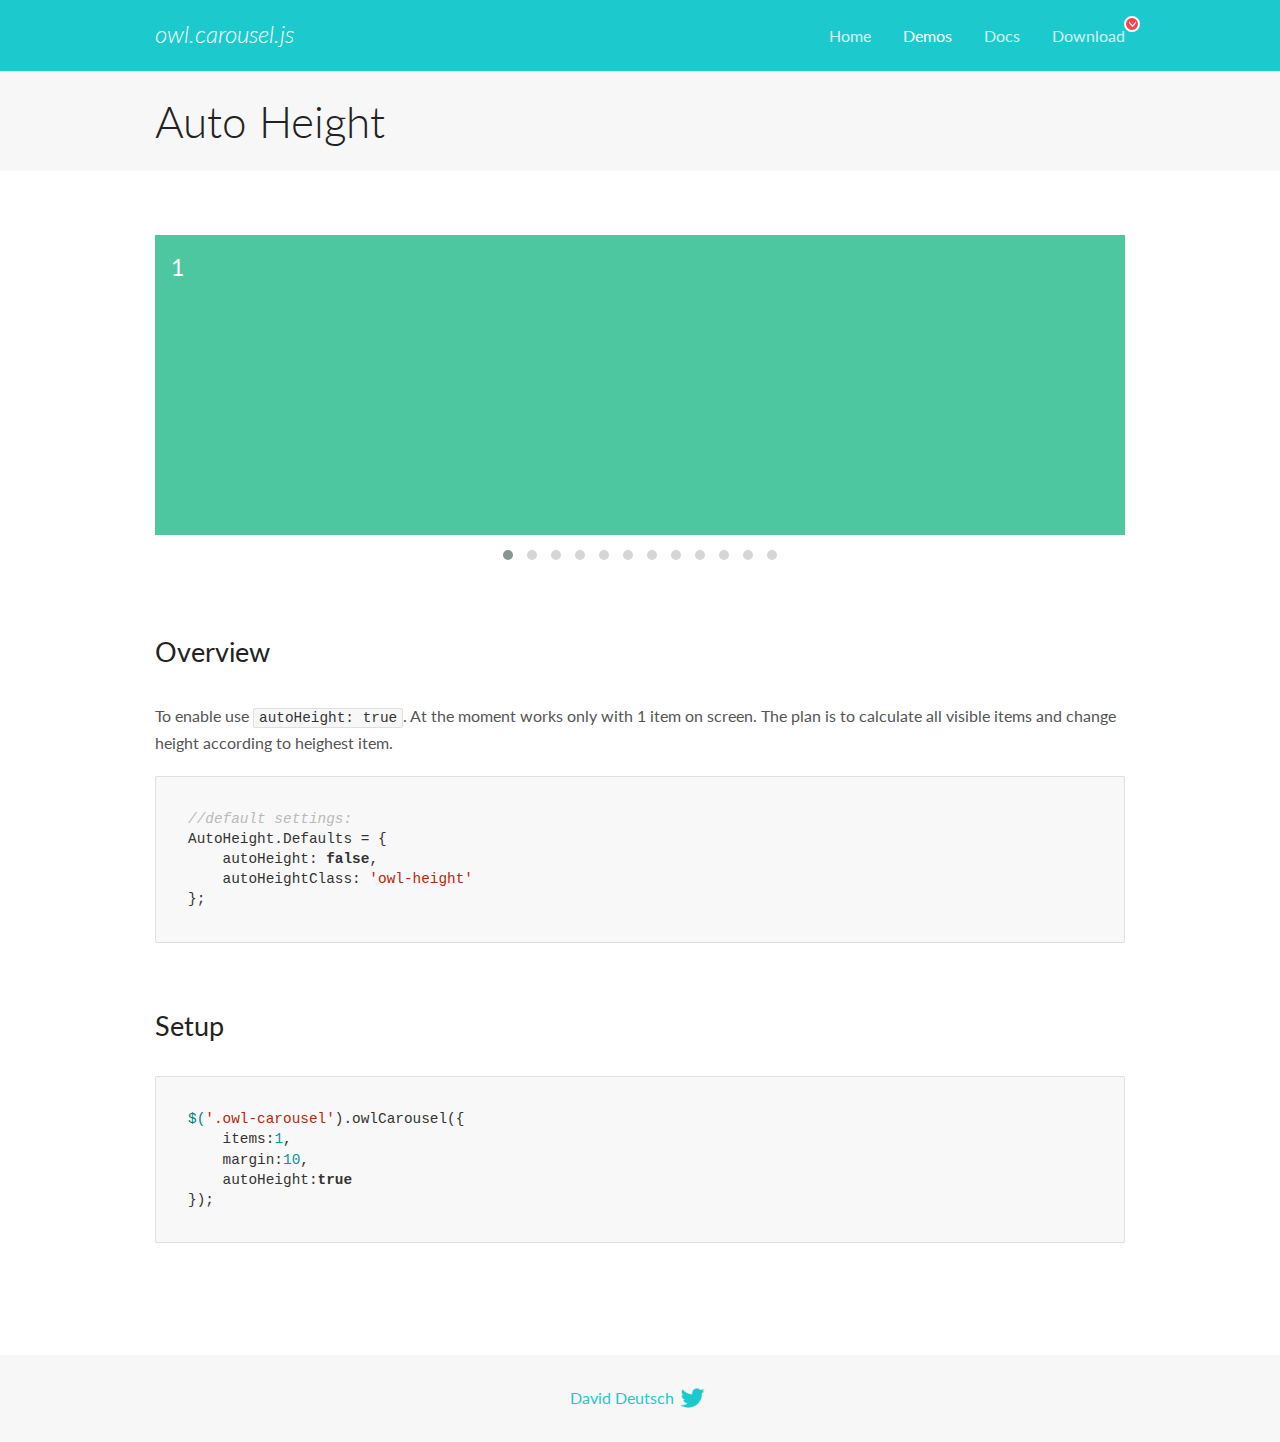
<file: OwlCarousel2-2.3.4/docs/demos/autoheight.html>
<!DOCTYPE html>
<html lang="en">
  <head>

    <!-- head -->
    <meta charset="utf-8">
    <meta name="msapplication-tap-highlight" content="no" />
    <meta name="viewport" content="width=device-width, initial-scale=1.0" />
    <meta name="description" content="autoHeight usage demo">
    <meta name="author" content="David Deutsch">
    <title>
      Auto Height Demo | Owl Carousel | 2.3.4
    </title>

    <!-- Stylesheets -->
    <link href='https://fonts.googleapis.com/css?family=Lato:300,400,700,400italic,300italic' rel='stylesheet' type='text/css'>
    <link rel="stylesheet" href="../assets/css/docs.theme.min.css">

    <!-- Owl Stylesheets -->
    <link rel="stylesheet" href="../assets/owlcarousel/assets/owl.carousel.min.css">
    <link rel="stylesheet" href="../assets/owlcarousel/assets/owl.theme.default.min.css">

    <!-- HTML5 shim and Respond.js IE8 support of HTML5 elements and media queries -->

    <!--[if lt IE 9]>
      <script src="https://oss.maxcdn.com/libs/html5shiv/3.7.0/html5shiv.js"></script>
      <script src="https://oss.maxcdn.com/libs/respond.js/1.3.0/respond.min.js"></script>
    <![endif]-->

    <!-- Favicons -->
    <link rel="apple-touch-icon-precomposed" sizes="144x144" href="../assets/ico/apple-touch-icon-144-precomposed.png">
    <link rel="shortcut icon" href="../assets/ico/favicon.png">
    <link rel="shortcut icon" href="favicon.ico">

    <!-- Yeah i know js should not be in header. Its required for demos.-->

    <!-- javascript -->
    <script src="../assets/vendors/jquery.min.js"></script>
    <script src="../assets/owlcarousel/owl.carousel.js"></script>
  </head>
  <body>

    <!-- header -->
    <header class="header">
      <div class="row">
        <div class="large-12 columns">
          <div class="brand left">
            <h3>
              <a href="/OwlCarousel2/">owl.carousel.js</a> 
            </h3>
          </div>
          <a id="toggle-nav" class="right">
            <span></span> <span></span> <span></span> 
          </a> 
          <div class="nav-bar">
            <ul class="clearfix">
              <li> <a href="/OwlCarousel2/index.html">Home</a>  </li>
              <li class="active">
                <a href="/OwlCarousel2/demos/demos.html">Demos</a> 
              </li>
              <li> <a href="/OwlCarousel2/docs/started-welcome.html">Docs</a>  </li>
              <li>
                <a href="https://github.com/OwlCarousel2/OwlCarousel2/archive/2.3.4.zip">Download</a> 
                <span class="download"></span> 
              </li>
            </ul>
          </div>
        </div>
      </div>
    </header>

    <!-- title -->
    <section class="title">
      <div class="row">
        <div class="large-12 columns">
          <h1>Auto Height</h1>
        </div>
      </div>
    </section>

    <!--  Demos -->
    <section id="demos">
      <div class="row">
        <div class="large-12 columns">
          <div class="owl-carousel owl-theme">
            <div class="item" style="height:300px">
              <h4>1</h4>
            </div>
            <div class="item" style="height:100px">
              <h4>2</h4>
            </div>
            <div class="item" style="height:500px">
              <h4>3</h4>
            </div>
            <div class="item" style="height:250px">
              <h4>4</h4>
            </div>
            <div class="item" style="height:400px">
              <h4>5</h4>
            </div>
            <div class="item" style="height:500px">
              <h4>6</h4>
            </div>
            <div class="item" style="height:600px">
              <h4>7</h4>
            </div>
            <div class="item" style="height:400px">
              <h4>8</h4>
            </div>
            <div class="item" style="height:300px">
              <h4>9</h4>
            </div>
            <div class="item" style="height:350px">
              <h4>10</h4>
            </div>
            <div class="item" style="height:200px">
              <h4>11</h4>
            </div>
            <div class="item" style="height:150px">
              <h4>12</h4>
            </div>
          </div>
          <h3 id="overview">Overview</h3>
          <p>To enable use <code>autoHeight: true</code>. At the moment works only with 1 item on screen. The plan is to calculate all visible items and change height according to heighest item.</p>
          <pre><code>//default settings:
AutoHeight.Defaults = {
    autoHeight: false,
    autoHeightClass: &#39;owl-height&#39;
};</code></pre>
          <h3 id="setup">Setup</h3>
          <pre><code>$(&#39;.owl-carousel&#39;).owlCarousel({
    items:1,
    margin:10,
    autoHeight:true
});</code></pre>
          <script>
            $(document).ready(function() {
              $('.owl-carousel').owlCarousel({
                items: 1,
                margin: 10,
                autoHeight: true
              });
            })
          </script>
        </div>
      </div>
    </section>

    <!-- footer -->
    <footer class="footer">
      <div class="row">
        <div class="large-12 columns">
          <h5>
            <a href="/OwlCarousel2/docs/support-contact.html">David Deutsch</a> 
            <a id="custom-tweet-button" href="https://twitter.com/share?url=https://github.com/OwlCarousel2/OwlCarousel2&text=Owl Carousel - This is so awesome! " target="_blank"></a> 
          </h5>
        </div>
      </div>
    </footer>

    <!-- vendors -->
    <script src="../assets/vendors/highlight.js"></script>
    <script src="../assets/js/app.js"></script>
  </body>
</html>
</file>
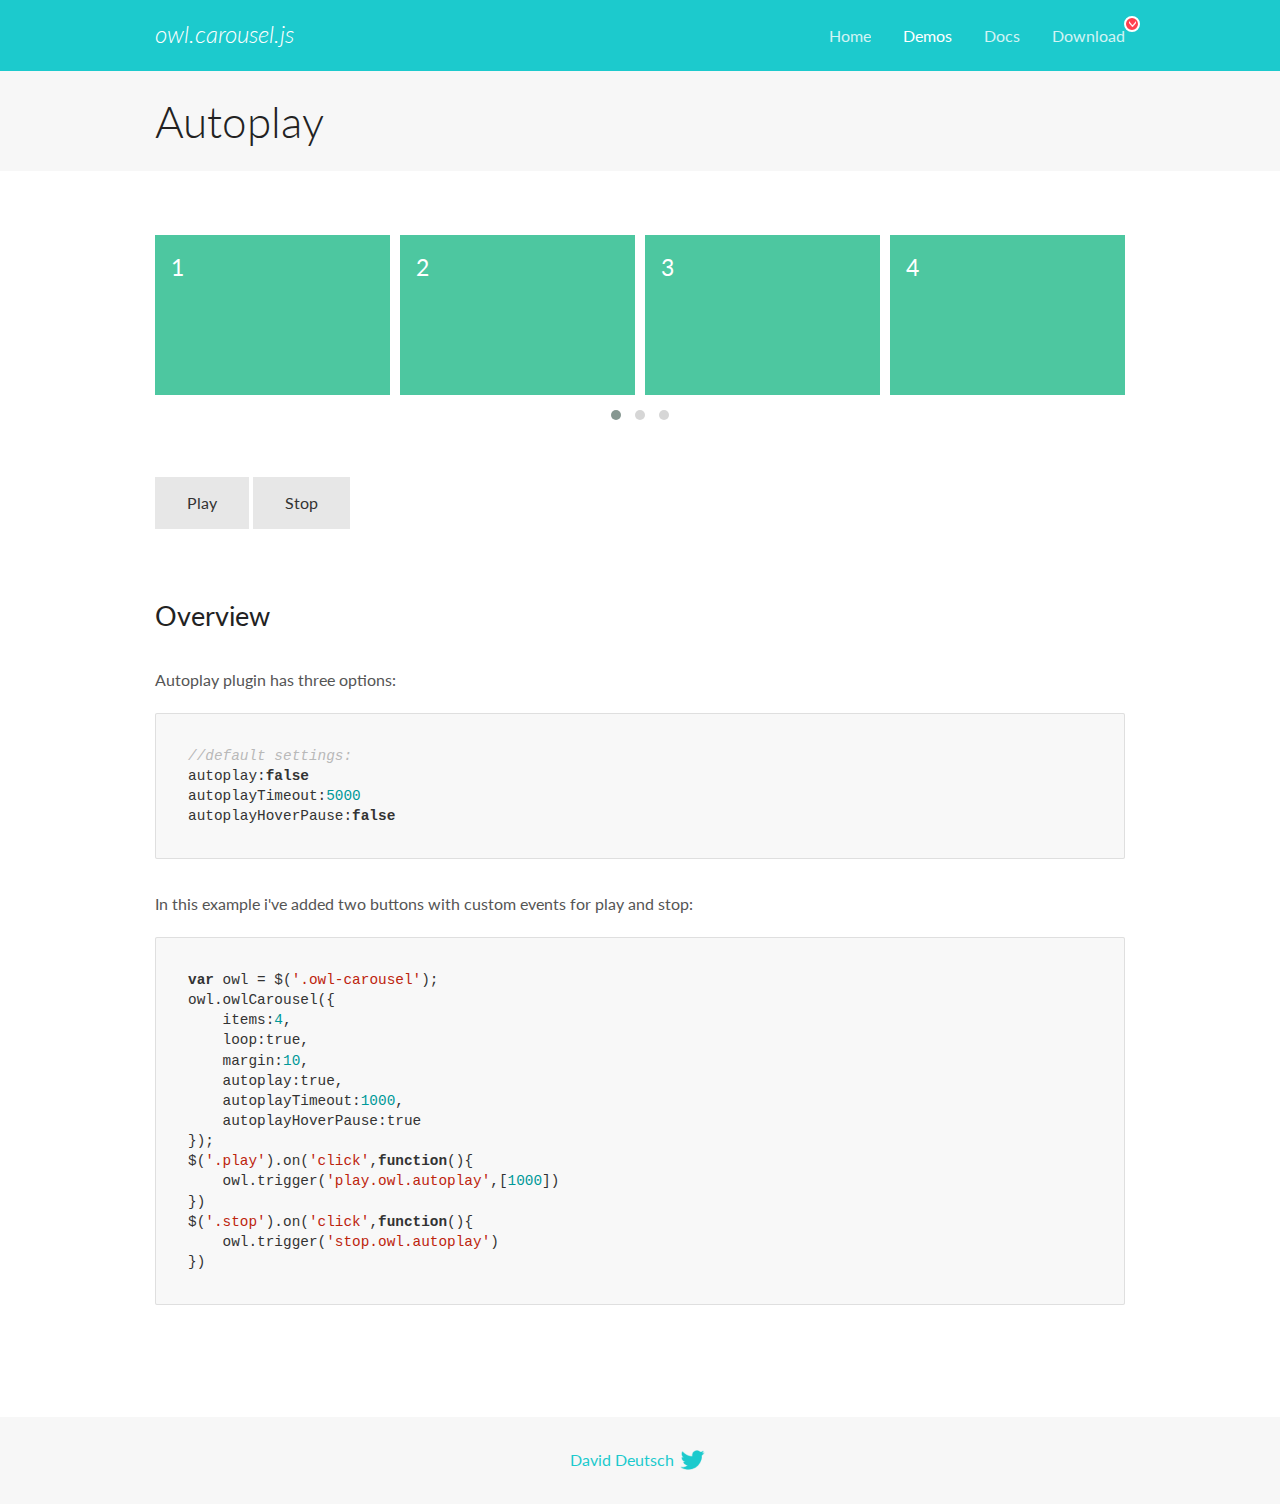
<file: OwlCarousel2-2.3.4/docs/demos/autoplay.html>
<!DOCTYPE html>
<html lang="en">
  <head>

    <!-- head -->
    <meta charset="utf-8">
    <meta name="msapplication-tap-highlight" content="no" />
    <meta name="viewport" content="width=device-width, initial-scale=1.0" />
    <meta name="description" content="Autoplay usage demo">
    <meta name="author" content="David Deutsch">
    <title>
      Autoplay Demo | Owl Carousel | 2.3.4
    </title>

    <!-- Stylesheets -->
    <link href='https://fonts.googleapis.com/css?family=Lato:300,400,700,400italic,300italic' rel='stylesheet' type='text/css'>
    <link rel="stylesheet" href="../assets/css/docs.theme.min.css">

    <!-- Owl Stylesheets -->
    <link rel="stylesheet" href="../assets/owlcarousel/assets/owl.carousel.min.css">
    <link rel="stylesheet" href="../assets/owlcarousel/assets/owl.theme.default.min.css">

    <!-- HTML5 shim and Respond.js IE8 support of HTML5 elements and media queries -->

    <!--[if lt IE 9]>
      <script src="https://oss.maxcdn.com/libs/html5shiv/3.7.0/html5shiv.js"></script>
      <script src="https://oss.maxcdn.com/libs/respond.js/1.3.0/respond.min.js"></script>
    <![endif]-->

    <!-- Favicons -->
    <link rel="apple-touch-icon-precomposed" sizes="144x144" href="../assets/ico/apple-touch-icon-144-precomposed.png">
    <link rel="shortcut icon" href="../assets/ico/favicon.png">
    <link rel="shortcut icon" href="favicon.ico">

    <!-- Yeah i know js should not be in header. Its required for demos.-->

    <!-- javascript -->
    <script src="../assets/vendors/jquery.min.js"></script>
    <script src="../assets/owlcarousel/owl.carousel.js"></script>
  </head>
  <body>

    <!-- header -->
    <header class="header">
      <div class="row">
        <div class="large-12 columns">
          <div class="brand left">
            <h3>
              <a href="/OwlCarousel2/">owl.carousel.js</a> 
            </h3>
          </div>
          <a id="toggle-nav" class="right">
            <span></span> <span></span> <span></span> 
          </a> 
          <div class="nav-bar">
            <ul class="clearfix">
              <li> <a href="/OwlCarousel2/index.html">Home</a>  </li>
              <li class="active">
                <a href="/OwlCarousel2/demos/demos.html">Demos</a> 
              </li>
              <li> <a href="/OwlCarousel2/docs/started-welcome.html">Docs</a>  </li>
              <li>
                <a href="https://github.com/OwlCarousel2/OwlCarousel2/archive/2.3.4.zip">Download</a> 
                <span class="download"></span> 
              </li>
            </ul>
          </div>
        </div>
      </div>
    </header>

    <!-- title -->
    <section class="title">
      <div class="row">
        <div class="large-12 columns">
          <h1>Autoplay</h1>
        </div>
      </div>
    </section>

    <!--  Demos -->
    <section id="demos">
      <div class="row">
        <div class="large-12 columns">
          <div class="owl-carousel owl-theme">
            <div class="item">
              <h4>1</h4>
            </div>
            <div class="item">
              <h4>2</h4>
            </div>
            <div class="item">
              <h4>3</h4>
            </div>
            <div class="item">
              <h4>4</h4>
            </div>
            <div class="item">
              <h4>5</h4>
            </div>
            <div class="item">
              <h4>6</h4>
            </div>
            <div class="item">
              <h4>7</h4>
            </div>
            <div class="item">
              <h4>8</h4>
            </div>
            <div class="item">
              <h4>9</h4>
            </div>
            <div class="item">
              <h4>10</h4>
            </div>
            <div class="item">
              <h4>11</h4>
            </div>
            <div class="item">
              <h4>12</h4>
            </div>
          </div>
          <a class="button secondary play">Play</a> 
          <a class="button secondary stop">Stop</a> 
          <h3 id="overview">Overview</h3>
          <p>Autoplay plugin has three options:</p>
          <pre><code>//default settings:
autoplay:false
autoplayTimeout:5000
autoplayHoverPause:false</code></pre>
          <p>In this example i&#39;ve added two buttons with custom events for play and stop:</p>
          <pre><code>var owl = $(&#39;.owl-carousel&#39;);
owl.owlCarousel({
    items:4,
    loop:true,
    margin:10,
    autoplay:true,
    autoplayTimeout:1000,
    autoplayHoverPause:true
});
$(&#39;.play&#39;).on(&#39;click&#39;,function(){
    owl.trigger(&#39;play.owl.autoplay&#39;,[1000])
})
$(&#39;.stop&#39;).on(&#39;click&#39;,function(){
    owl.trigger(&#39;stop.owl.autoplay&#39;)
})</code></pre>
          <script>
            $(document).ready(function() {
              var owl = $('.owl-carousel');
              owl.owlCarousel({
                items: 4,
                loop: true,
                margin: 10,
                autoplay: true,
                autoplayTimeout: 1000,
                autoplayHoverPause: true
              });
              $('.play').on('click', function() {
                owl.trigger('play.owl.autoplay', [1000])
              })
              $('.stop').on('click', function() {
                owl.trigger('stop.owl.autoplay')
              })
            })
          </script>
        </div>
      </div>
    </section>

    <!-- footer -->
    <footer class="footer">
      <div class="row">
        <div class="large-12 columns">
          <h5>
            <a href="/OwlCarousel2/docs/support-contact.html">David Deutsch</a> 
            <a id="custom-tweet-button" href="https://twitter.com/share?url=https://github.com/OwlCarousel2/OwlCarousel2&text=Owl Carousel - This is so awesome! " target="_blank"></a> 
          </h5>
        </div>
      </div>
    </footer>

    <!-- vendors -->
    <script src="../assets/vendors/highlight.js"></script>
    <script src="../assets/js/app.js"></script>
  </body>
</html>
</file>
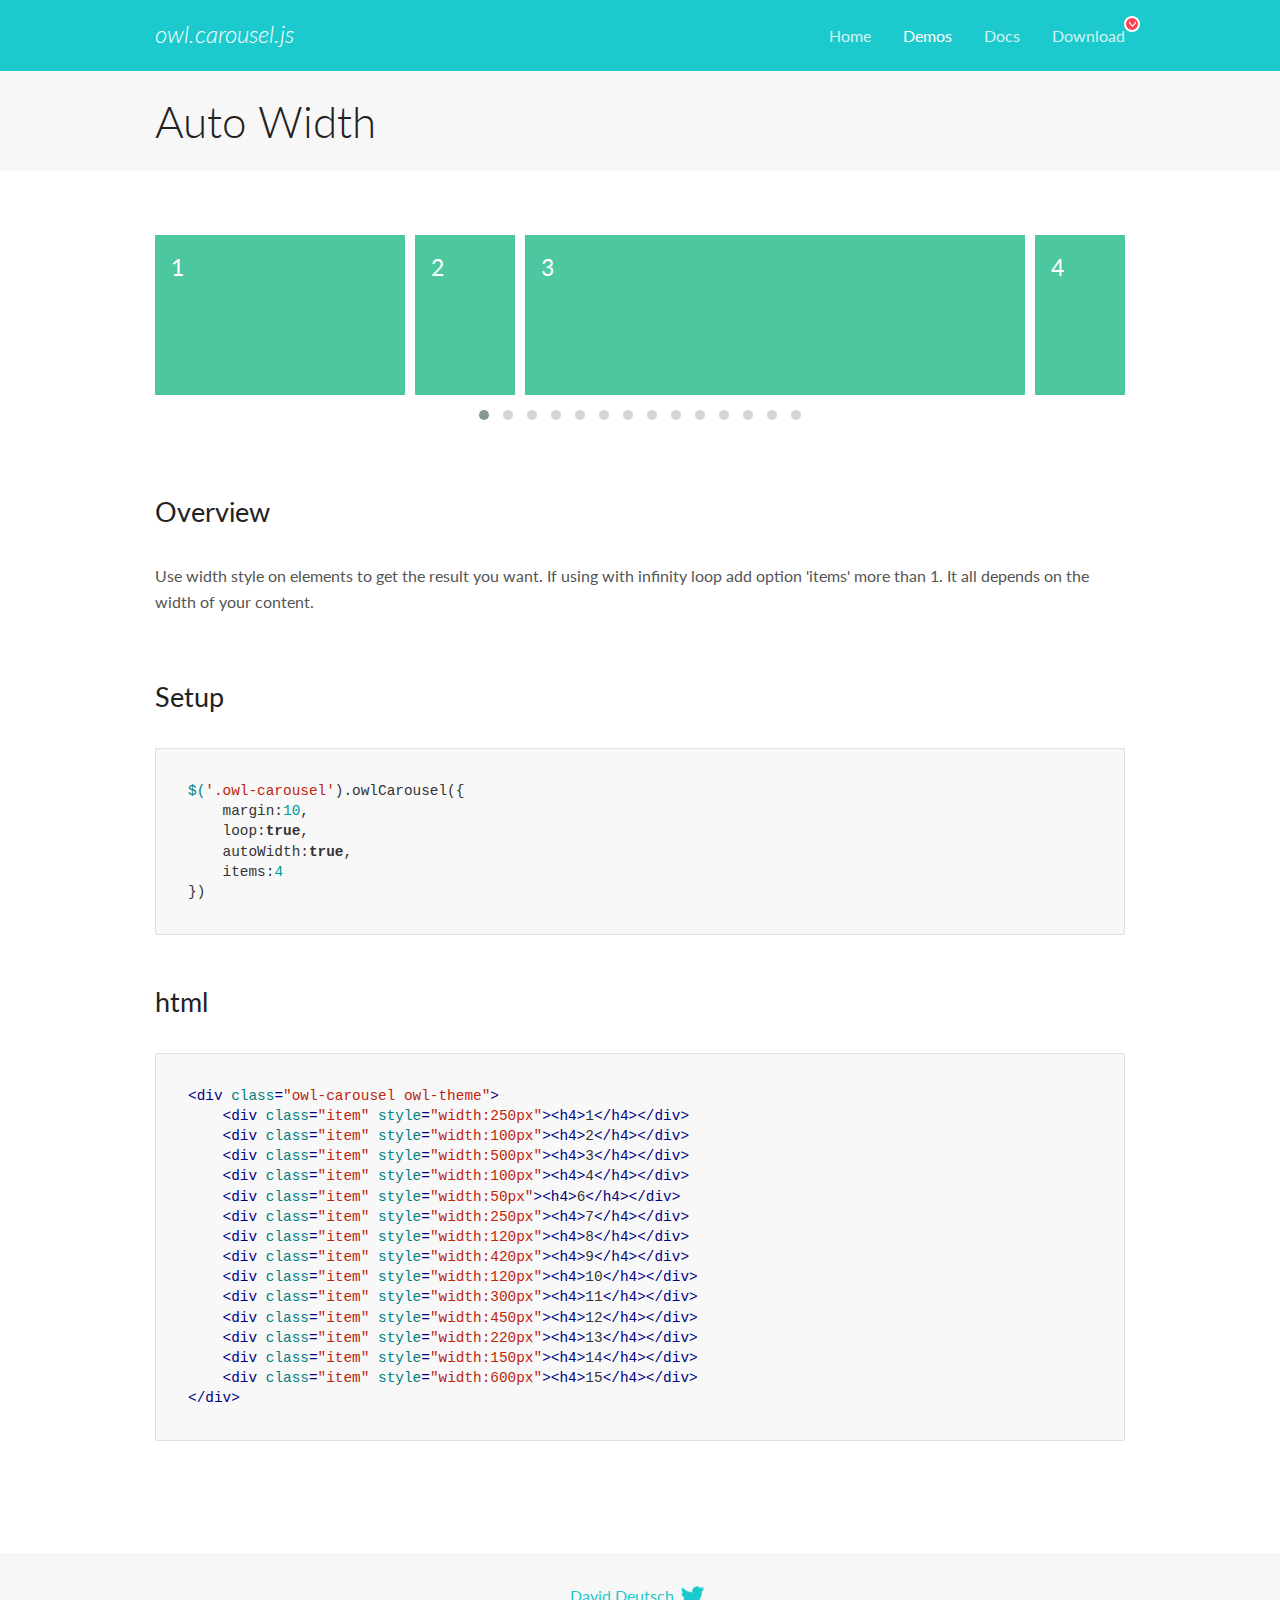
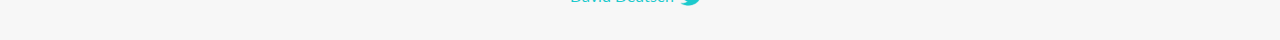
<file: OwlCarousel2-2.3.4/docs/demos/autowidth.html>
<!DOCTYPE html>
<html lang="en">
  <head>

    <!-- head -->
    <meta charset="utf-8">
    <meta name="msapplication-tap-highlight" content="no" />
    <meta name="viewport" content="width=device-width, initial-scale=1.0" />
    <meta name="description" content="Auto Width">
    <meta name="author" content="David Deutsch">
    <title>
      Auto Width Demo | Owl Carousel | 2.3.4
    </title>

    <!-- Stylesheets -->
    <link href='https://fonts.googleapis.com/css?family=Lato:300,400,700,400italic,300italic' rel='stylesheet' type='text/css'>
    <link rel="stylesheet" href="../assets/css/docs.theme.min.css">

    <!-- Owl Stylesheets -->
    <link rel="stylesheet" href="../assets/owlcarousel/assets/owl.carousel.min.css">
    <link rel="stylesheet" href="../assets/owlcarousel/assets/owl.theme.default.min.css">

    <!-- HTML5 shim and Respond.js IE8 support of HTML5 elements and media queries -->

    <!--[if lt IE 9]>
      <script src="https://oss.maxcdn.com/libs/html5shiv/3.7.0/html5shiv.js"></script>
      <script src="https://oss.maxcdn.com/libs/respond.js/1.3.0/respond.min.js"></script>
    <![endif]-->

    <!-- Favicons -->
    <link rel="apple-touch-icon-precomposed" sizes="144x144" href="../assets/ico/apple-touch-icon-144-precomposed.png">
    <link rel="shortcut icon" href="../assets/ico/favicon.png">
    <link rel="shortcut icon" href="favicon.ico">

    <!-- Yeah i know js should not be in header. Its required for demos.-->

    <!-- javascript -->
    <script src="../assets/vendors/jquery.min.js"></script>
    <script src="../assets/owlcarousel/owl.carousel.js"></script>
  </head>
  <body>

    <!-- header -->
    <header class="header">
      <div class="row">
        <div class="large-12 columns">
          <div class="brand left">
            <h3>
              <a href="/OwlCarousel2/">owl.carousel.js</a> 
            </h3>
          </div>
          <a id="toggle-nav" class="right">
            <span></span> <span></span> <span></span> 
          </a> 
          <div class="nav-bar">
            <ul class="clearfix">
              <li> <a href="/OwlCarousel2/index.html">Home</a>  </li>
              <li class="active">
                <a href="/OwlCarousel2/demos/demos.html">Demos</a> 
              </li>
              <li> <a href="/OwlCarousel2/docs/started-welcome.html">Docs</a>  </li>
              <li>
                <a href="https://github.com/OwlCarousel2/OwlCarousel2/archive/2.3.4.zip">Download</a> 
                <span class="download"></span> 
              </li>
            </ul>
          </div>
        </div>
      </div>
    </header>

    <!-- title -->
    <section class="title">
      <div class="row">
        <div class="large-12 columns">
          <h1>Auto Width</h1>
        </div>
      </div>
    </section>

    <!--  Demos -->
    <section id="demos">
      <div class="row">
        <div class="large-12 columns">
          <div class="owl-carousel owl-theme">
            <div class="item" style="width:250px">
              <h4>1</h4>
            </div>
            <div class="item" style="width:100px">
              <h4>2</h4>
            </div>
            <div class="item" style="width:500px">
              <h4>3</h4>
            </div>
            <div class="item" style="width:100px">
              <h4>4</h4>
            </div>
            <div class="item" style="width:50px">
              <h4>6</h4>
            </div>
            <div class="item" style="width:250px">
              <h4>7</h4>
            </div>
            <div class="item" style="width:120px">
              <h4>8</h4>
            </div>
            <div class="item" style="width:420px">
              <h4>9</h4>
            </div>
            <div class="item" style="width:120px">
              <h4>10</h4>
            </div>
            <div class="item" style="width:300px">
              <h4>11</h4>
            </div>
            <div class="item" style="width:450px">
              <h4>12</h4>
            </div>
            <div class="item" style="width:220px">
              <h4>13</h4>
            </div>
            <div class="item" style="width:150px">
              <h4>14</h4>
            </div>
            <div class="item" style="width:600px">
              <h4>15</h4>
            </div>
          </div>
          <h3 id="overview">Overview</h3>
          <p>Use width style on elements to get the result you want. If using with infinity loop add option &#39;items&#39; more than 1. It all depends on the width of your content.</p>
          <h3 id="setup">Setup</h3>
          <pre><code>$(&#39;.owl-carousel&#39;).owlCarousel({
    margin:10,
    loop:true,
    autoWidth:true,
    items:4
})</code></pre>
          <h3 id="html">html</h3>
          <pre><code>&lt;div class=&quot;owl-carousel owl-theme&quot;&gt;
    &lt;div class=&quot;item&quot; style=&quot;width:250px&quot;&gt;&lt;h4&gt;1&lt;/h4&gt;&lt;/div&gt;
    &lt;div class=&quot;item&quot; style=&quot;width:100px&quot;&gt;&lt;h4&gt;2&lt;/h4&gt;&lt;/div&gt;
    &lt;div class=&quot;item&quot; style=&quot;width:500px&quot;&gt;&lt;h4&gt;3&lt;/h4&gt;&lt;/div&gt;
    &lt;div class=&quot;item&quot; style=&quot;width:100px&quot;&gt;&lt;h4&gt;4&lt;/h4&gt;&lt;/div&gt;
    &lt;div class=&quot;item&quot; style=&quot;width:50px&quot;&gt;&lt;h4&gt;6&lt;/h4&gt;&lt;/div&gt;
    &lt;div class=&quot;item&quot; style=&quot;width:250px&quot;&gt;&lt;h4&gt;7&lt;/h4&gt;&lt;/div&gt;
    &lt;div class=&quot;item&quot; style=&quot;width:120px&quot;&gt;&lt;h4&gt;8&lt;/h4&gt;&lt;/div&gt;
    &lt;div class=&quot;item&quot; style=&quot;width:420px&quot;&gt;&lt;h4&gt;9&lt;/h4&gt;&lt;/div&gt;
    &lt;div class=&quot;item&quot; style=&quot;width:120px&quot;&gt;&lt;h4&gt;10&lt;/h4&gt;&lt;/div&gt;
    &lt;div class=&quot;item&quot; style=&quot;width:300px&quot;&gt;&lt;h4&gt;11&lt;/h4&gt;&lt;/div&gt;
    &lt;div class=&quot;item&quot; style=&quot;width:450px&quot;&gt;&lt;h4&gt;12&lt;/h4&gt;&lt;/div&gt;
    &lt;div class=&quot;item&quot; style=&quot;width:220px&quot;&gt;&lt;h4&gt;13&lt;/h4&gt;&lt;/div&gt;
    &lt;div class=&quot;item&quot; style=&quot;width:150px&quot;&gt;&lt;h4&gt;14&lt;/h4&gt;&lt;/div&gt;
    &lt;div class=&quot;item&quot; style=&quot;width:600px&quot;&gt;&lt;h4&gt;15&lt;/h4&gt;&lt;/div&gt;
&lt;/div&gt;</code></pre>
          <script>
            $(document).ready(function() {
              $('.owl-carousel').owlCarousel({
                margin: 10,
                loop: true,
                autoWidth: true,
                items: 4
              })
            })
          </script>
        </div>
      </div>
    </section>

    <!-- footer -->
    <footer class="footer">
      <div class="row">
        <div class="large-12 columns">
          <h5>
            <a href="/OwlCarousel2/docs/support-contact.html">David Deutsch</a> 
            <a id="custom-tweet-button" href="https://twitter.com/share?url=https://github.com/OwlCarousel2/OwlCarousel2&text=Owl Carousel - This is so awesome! " target="_blank"></a> 
          </h5>
        </div>
      </div>
    </footer>

    <!-- vendors -->
    <script src="../assets/vendors/highlight.js"></script>
    <script src="../assets/js/app.js"></script>
  </body>
</html>
</file>
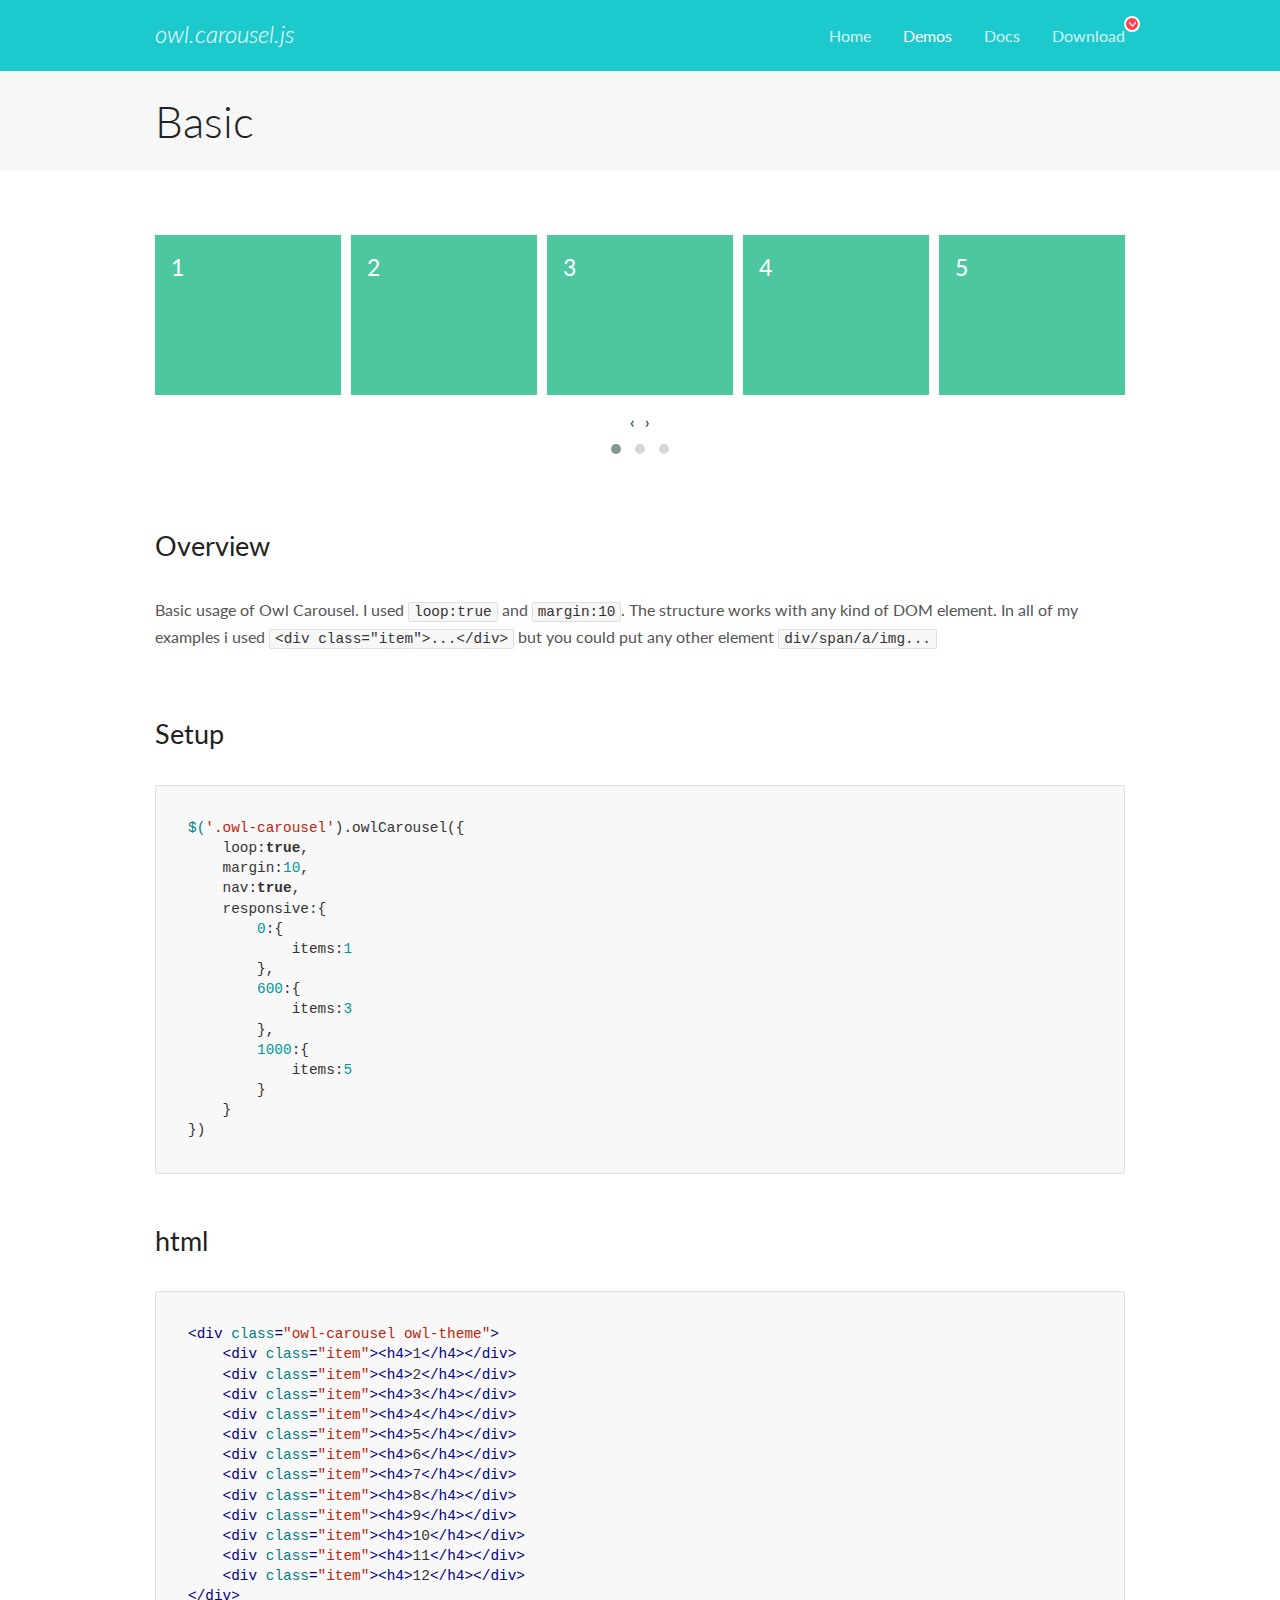
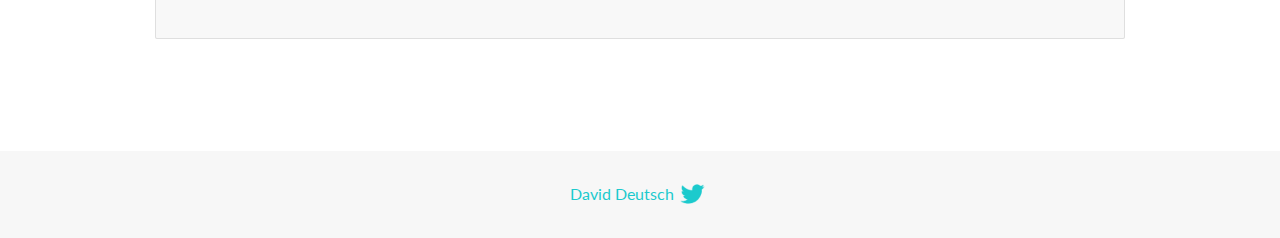
<file: OwlCarousel2-2.3.4/docs/demos/basic.html>
<!DOCTYPE html>
<html lang="en">
  <head>

    <!-- head -->
    <meta charset="utf-8">
    <meta name="msapplication-tap-highlight" content="no" />
    <meta name="viewport" content="width=device-width, initial-scale=1.0" />
    <meta name="description" content="Basic usage demo">
    <meta name="author" content="David Deutsch">
    <title>
      Basic Demo | Owl Carousel | 2.3.4
    </title>

    <!-- Stylesheets -->
    <link href='https://fonts.googleapis.com/css?family=Lato:300,400,700,400italic,300italic' rel='stylesheet' type='text/css'>
    <link rel="stylesheet" href="../assets/css/docs.theme.min.css">

    <!-- Owl Stylesheets -->
    <link rel="stylesheet" href="../assets/owlcarousel/assets/owl.carousel.min.css">
    <link rel="stylesheet" href="../assets/owlcarousel/assets/owl.theme.default.min.css">

    <!-- HTML5 shim and Respond.js IE8 support of HTML5 elements and media queries -->

    <!--[if lt IE 9]>
      <script src="https://oss.maxcdn.com/libs/html5shiv/3.7.0/html5shiv.js"></script>
      <script src="https://oss.maxcdn.com/libs/respond.js/1.3.0/respond.min.js"></script>
    <![endif]-->

    <!-- Favicons -->
    <link rel="apple-touch-icon-precomposed" sizes="144x144" href="../assets/ico/apple-touch-icon-144-precomposed.png">
    <link rel="shortcut icon" href="../assets/ico/favicon.png">
    <link rel="shortcut icon" href="favicon.ico">

    <!-- Yeah i know js should not be in header. Its required for demos.-->

    <!-- javascript -->
    <script src="../assets/vendors/jquery.min.js"></script>
    <script src="../assets/owlcarousel/owl.carousel.js"></script>
  </head>
  <body>

    <!-- header -->
    <header class="header">
      <div class="row">
        <div class="large-12 columns">
          <div class="brand left">
            <h3>
              <a href="/OwlCarousel2/">owl.carousel.js</a> 
            </h3>
          </div>
          <a id="toggle-nav" class="right">
            <span></span> <span></span> <span></span> 
          </a> 
          <div class="nav-bar">
            <ul class="clearfix">
              <li> <a href="/OwlCarousel2/index.html">Home</a>  </li>
              <li class="active">
                <a href="/OwlCarousel2/demos/demos.html">Demos</a> 
              </li>
              <li> <a href="/OwlCarousel2/docs/started-welcome.html">Docs</a>  </li>
              <li>
                <a href="https://github.com/OwlCarousel2/OwlCarousel2/archive/2.3.4.zip">Download</a> 
                <span class="download"></span> 
              </li>
            </ul>
          </div>
        </div>
      </div>
    </header>

    <!-- title -->
    <section class="title">
      <div class="row">
        <div class="large-12 columns">
          <h1>Basic</h1>
        </div>
      </div>
    </section>

    <!--  Demos -->
    <section id="demos">
      <div class="row">
        <div class="large-12 columns">
          <div class="owl-carousel owl-theme">
            <div class="item">
              <h4>1</h4>
            </div>
            <div class="item">
              <h4>2</h4>
            </div>
            <div class="item">
              <h4>3</h4>
            </div>
            <div class="item">
              <h4>4</h4>
            </div>
            <div class="item">
              <h4>5</h4>
            </div>
            <div class="item">
              <h4>6</h4>
            </div>
            <div class="item">
              <h4>7</h4>
            </div>
            <div class="item">
              <h4>8</h4>
            </div>
            <div class="item">
              <h4>9</h4>
            </div>
            <div class="item">
              <h4>10</h4>
            </div>
            <div class="item">
              <h4>11</h4>
            </div>
            <div class="item">
              <h4>12</h4>
            </div>
          </div>
          <h3 id="overview">Overview</h3>
          <p>Basic usage of Owl Carousel. I used <code>loop:true</code> and <code>margin:10</code>. The structure works with any kind of DOM element. In all of my examples i used <code>&lt;div class=&quot;item&quot;&gt;...&lt;/div&gt;</code> but you could
            put any other element <code>div/span/a/img...</code></p>
          <h3 id="setup">Setup</h3>
          <pre><code>$(&#39;.owl-carousel&#39;).owlCarousel({
    loop:true,
    margin:10,
    nav:true,
    responsive:{
        0:{
            items:1
        },
        600:{
            items:3
        },
        1000:{
            items:5
        }
    }
})</code></pre>
          <h3 id="html">html</h3>
          <pre><code>&lt;div class=&quot;owl-carousel owl-theme&quot;&gt;
    &lt;div class=&quot;item&quot;&gt;&lt;h4&gt;1&lt;/h4&gt;&lt;/div&gt;
    &lt;div class=&quot;item&quot;&gt;&lt;h4&gt;2&lt;/h4&gt;&lt;/div&gt;
    &lt;div class=&quot;item&quot;&gt;&lt;h4&gt;3&lt;/h4&gt;&lt;/div&gt;
    &lt;div class=&quot;item&quot;&gt;&lt;h4&gt;4&lt;/h4&gt;&lt;/div&gt;
    &lt;div class=&quot;item&quot;&gt;&lt;h4&gt;5&lt;/h4&gt;&lt;/div&gt;
    &lt;div class=&quot;item&quot;&gt;&lt;h4&gt;6&lt;/h4&gt;&lt;/div&gt;
    &lt;div class=&quot;item&quot;&gt;&lt;h4&gt;7&lt;/h4&gt;&lt;/div&gt;
    &lt;div class=&quot;item&quot;&gt;&lt;h4&gt;8&lt;/h4&gt;&lt;/div&gt;
    &lt;div class=&quot;item&quot;&gt;&lt;h4&gt;9&lt;/h4&gt;&lt;/div&gt;
    &lt;div class=&quot;item&quot;&gt;&lt;h4&gt;10&lt;/h4&gt;&lt;/div&gt;
    &lt;div class=&quot;item&quot;&gt;&lt;h4&gt;11&lt;/h4&gt;&lt;/div&gt;
    &lt;div class=&quot;item&quot;&gt;&lt;h4&gt;12&lt;/h4&gt;&lt;/div&gt;
&lt;/div&gt;</code></pre>
          <script>
            $(document).ready(function() {
              var owl = $('.owl-carousel');
              owl.owlCarousel({
                margin: 10,
                nav: true,
                loop: true,
                responsive: {
                  0: {
                    items: 1
                  },
                  600: {
                    items: 3
                  },
                  1000: {
                    items: 5
                  }
                }
              })
            })
          </script>
        </div>
      </div>
    </section>

    <!-- footer -->
    <footer class="footer">
      <div class="row">
        <div class="large-12 columns">
          <h5>
            <a href="/OwlCarousel2/docs/support-contact.html">David Deutsch</a> 
            <a id="custom-tweet-button" href="https://twitter.com/share?url=https://github.com/OwlCarousel2/OwlCarousel2&text=Owl Carousel - This is so awesome! " target="_blank"></a> 
          </h5>
        </div>
      </div>
    </footer>

    <!-- vendors -->
    <script src="../assets/vendors/highlight.js"></script>
    <script src="../assets/js/app.js"></script>
  </body>
</html>
</file>
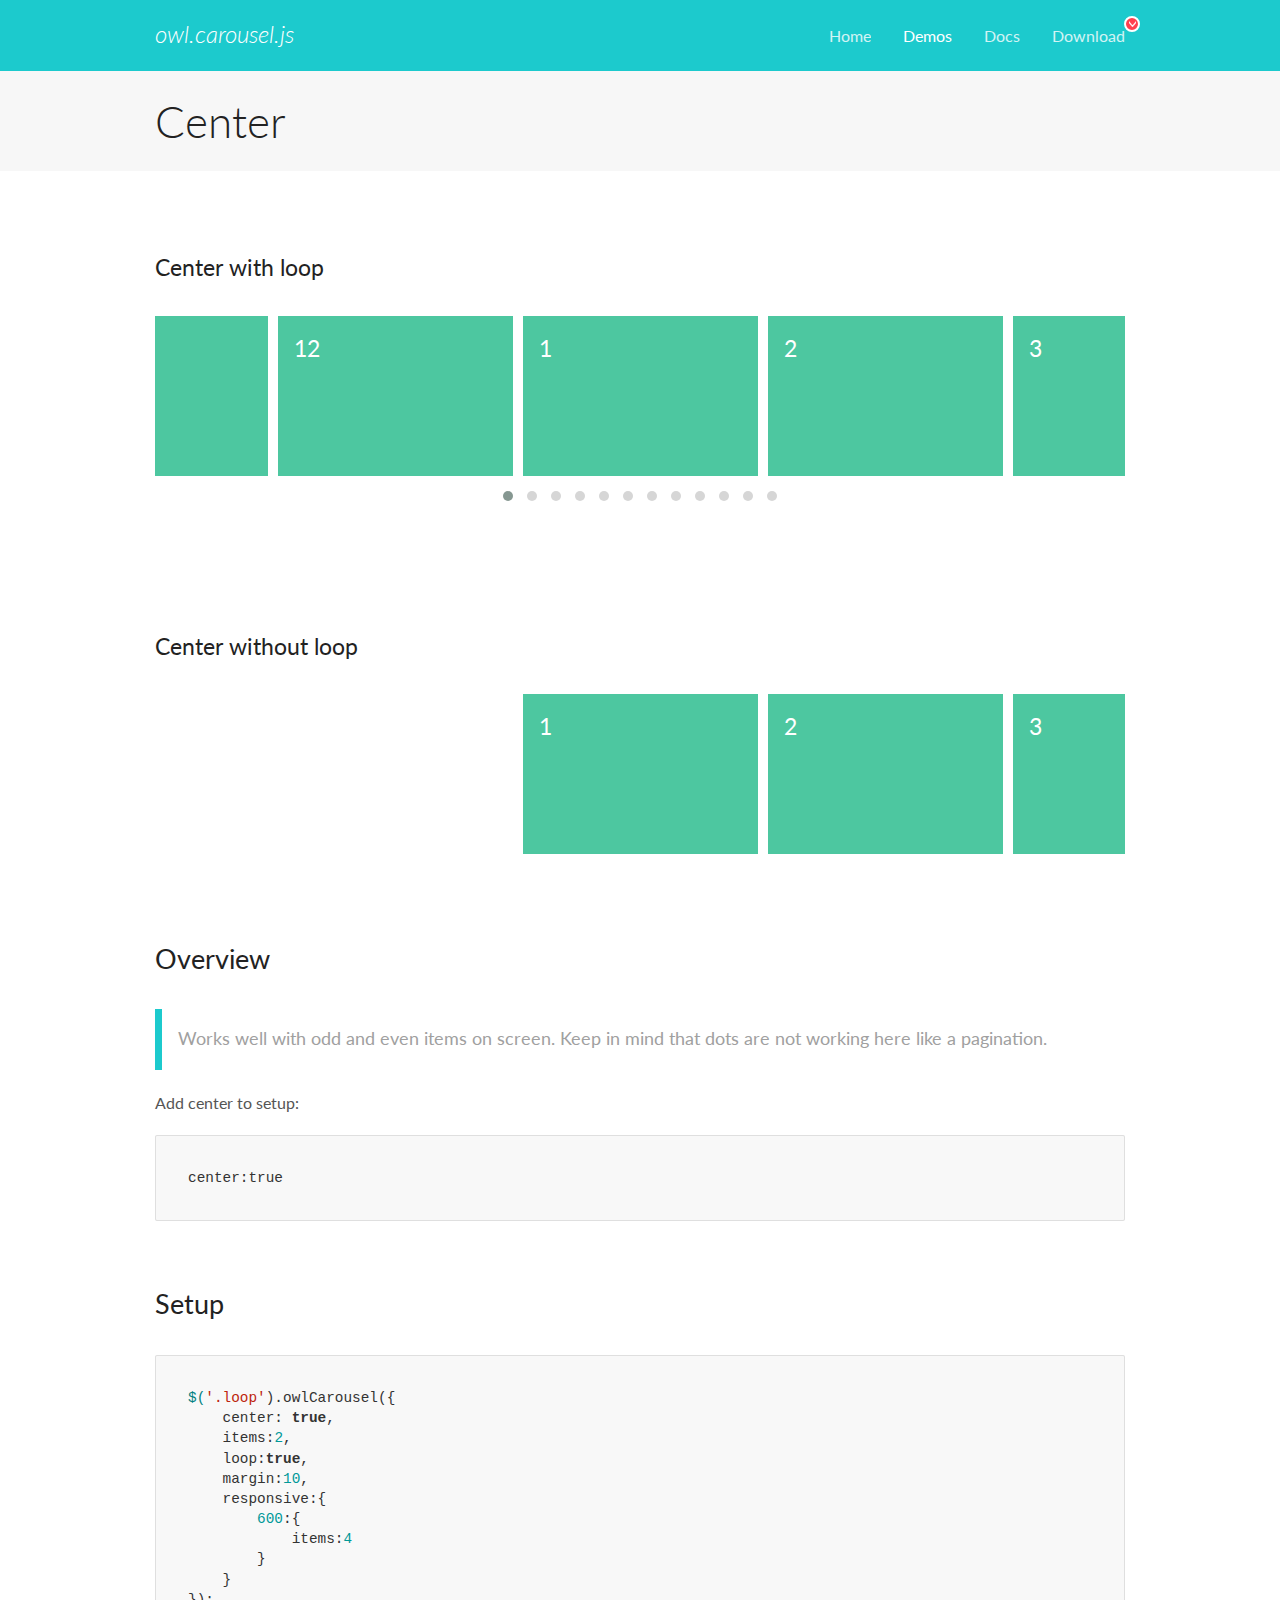
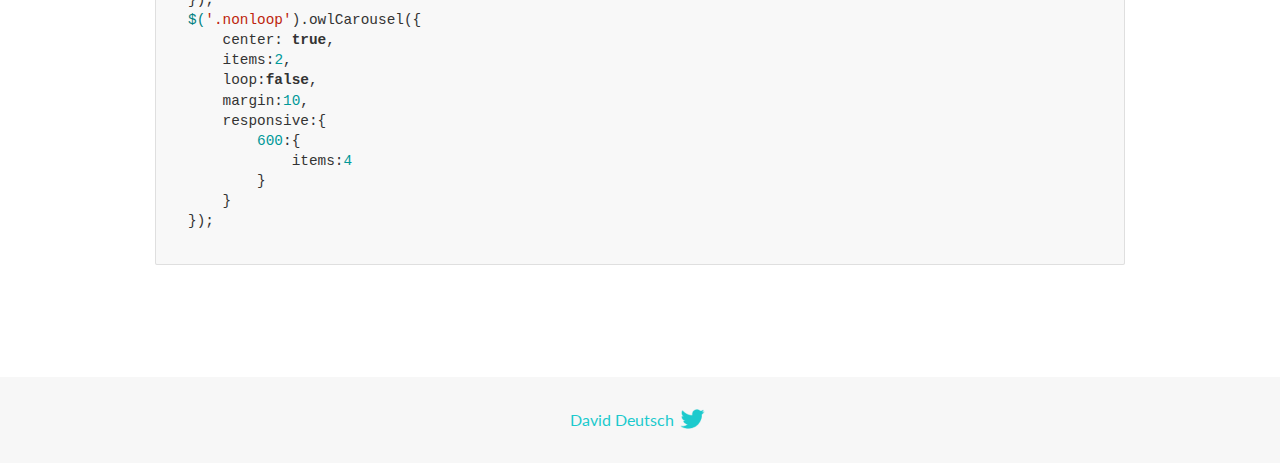
<file: OwlCarousel2-2.3.4/docs/demos/center.html>
<!DOCTYPE html>
<html lang="en">
  <head>

    <!-- head -->
    <meta charset="utf-8">
    <meta name="msapplication-tap-highlight" content="no" />
    <meta name="viewport" content="width=device-width, initial-scale=1.0" />
    <meta name="description" content="Center carousel">
    <meta name="author" content="David Deutsch">
    <title>
      Center Demo | Owl Carousel | 2.3.4
    </title>

    <!-- Stylesheets -->
    <link href='https://fonts.googleapis.com/css?family=Lato:300,400,700,400italic,300italic' rel='stylesheet' type='text/css'>
    <link rel="stylesheet" href="../assets/css/docs.theme.min.css">

    <!-- Owl Stylesheets -->
    <link rel="stylesheet" href="../assets/owlcarousel/assets/owl.carousel.min.css">
    <link rel="stylesheet" href="../assets/owlcarousel/assets/owl.theme.default.min.css">

    <!-- HTML5 shim and Respond.js IE8 support of HTML5 elements and media queries -->

    <!--[if lt IE 9]>
      <script src="https://oss.maxcdn.com/libs/html5shiv/3.7.0/html5shiv.js"></script>
      <script src="https://oss.maxcdn.com/libs/respond.js/1.3.0/respond.min.js"></script>
    <![endif]-->

    <!-- Favicons -->
    <link rel="apple-touch-icon-precomposed" sizes="144x144" href="../assets/ico/apple-touch-icon-144-precomposed.png">
    <link rel="shortcut icon" href="../assets/ico/favicon.png">
    <link rel="shortcut icon" href="favicon.ico">

    <!-- Yeah i know js should not be in header. Its required for demos.-->

    <!-- javascript -->
    <script src="../assets/vendors/jquery.min.js"></script>
    <script src="../assets/owlcarousel/owl.carousel.js"></script>
  </head>
  <body>

    <!-- header -->
    <header class="header">
      <div class="row">
        <div class="large-12 columns">
          <div class="brand left">
            <h3>
              <a href="/OwlCarousel2/">owl.carousel.js</a> 
            </h3>
          </div>
          <a id="toggle-nav" class="right">
            <span></span> <span></span> <span></span> 
          </a> 
          <div class="nav-bar">
            <ul class="clearfix">
              <li> <a href="/OwlCarousel2/index.html">Home</a>  </li>
              <li class="active">
                <a href="/OwlCarousel2/demos/demos.html">Demos</a> 
              </li>
              <li> <a href="/OwlCarousel2/docs/started-welcome.html">Docs</a>  </li>
              <li>
                <a href="https://github.com/OwlCarousel2/OwlCarousel2/archive/2.3.4.zip">Download</a> 
                <span class="download"></span> 
              </li>
            </ul>
          </div>
        </div>
      </div>
    </header>

    <!-- title -->
    <section class="title">
      <div class="row">
        <div class="large-12 columns">
          <h1>Center</h1>
        </div>
      </div>
    </section>

    <!--  Demos -->
    <section id="demos">
      <div class="row">
        <div class="large-12 columns">
          <h4 id="center-with-loop">Center with loop</h4>
          <div class="loop owl-carousel owl-theme">
            <div class="item">
              <h4>1</h4>
            </div>
            <div class="item">
              <h4>2</h4>
            </div>
            <div class="item">
              <h4>3</h4>
            </div>
            <div class="item">
              <h4>4</h4>
            </div>
            <div class="item">
              <h4>5</h4>
            </div>
            <div class="item">
              <h4>6</h4>
            </div>
            <div class="item">
              <h4>7</h4>
            </div>
            <div class="item">
              <h4>8</h4>
            </div>
            <div class="item">
              <h4>9</h4>
            </div>
            <div class="item">
              <h4>10</h4>
            </div>
            <div class="item">
              <h4>11</h4>
            </div>
            <div class="item">
              <h4>12</h4>
            </div>
          </div>
          <br>
          <h4 id="center-without-loop">Center without loop</h4>
          <div class="nonloop owl-carousel">
            <div class="item">
              <h4>1</h4>
            </div>
            <div class="item">
              <h4>2</h4>
            </div>
            <div class="item">
              <h4>3</h4>
            </div>
            <div class="item">
              <h4>4</h4>
            </div>
            <div class="item">
              <h4>5</h4>
            </div>
            <div class="item">
              <h4>6</h4>
            </div>
            <div class="item">
              <h4>7</h4>
            </div>
            <div class="item">
              <h4>8</h4>
            </div>
            <div class="item">
              <h4>9</h4>
            </div>
            <div class="item">
              <h4>10</h4>
            </div>
            <div class="item">
              <h4>11</h4>
            </div>
            <div class="item">
              <h4>12</h4>
            </div>
          </div>
          <h3 id="overview">Overview</h3>
          <blockquote>
            <p>Works well with odd and even items on screen. Keep in mind that dots are not working here like a pagination.</p>
          </blockquote>
          <p>Add center to setup:</p>
          <pre><code>center:true</code></pre>
          <h3 id="setup">Setup</h3>
          <pre><code>$(&#39;.loop&#39;).owlCarousel({
    center: true,
    items:2,
    loop:true,
    margin:10,
    responsive:{
        600:{
            items:4
        }
    }
});
$(&#39;.nonloop&#39;).owlCarousel({
    center: true,
    items:2,
    loop:false,
    margin:10,
    responsive:{
        600:{
            items:4
        }
    }
});</code></pre>
          <script>
            jQuery(document).ready(function($) {
              $('.loop').owlCarousel({
                center: true,
                items: 2,
                loop: true,
                margin: 10,
                responsive: {
                  600: {
                    items: 4
                  }
                }
              });
              $('.nonloop').owlCarousel({
                center: true,
                items: 2,
                loop: false,
                margin: 10,
                responsive: {
                  600: {
                    items: 4
                  }
                }
              });
            });
          </script>
        </div>
      </div>
    </section>

    <!-- footer -->
    <footer class="footer">
      <div class="row">
        <div class="large-12 columns">
          <h5>
            <a href="/OwlCarousel2/docs/support-contact.html">David Deutsch</a> 
            <a id="custom-tweet-button" href="https://twitter.com/share?url=https://github.com/OwlCarousel2/OwlCarousel2&text=Owl Carousel - This is so awesome! " target="_blank"></a> 
          </h5>
        </div>
      </div>
    </footer>

    <!-- vendors -->
    <script src="../assets/vendors/highlight.js"></script>
    <script src="../assets/js/app.js"></script>
  </body>
</html>
</file>
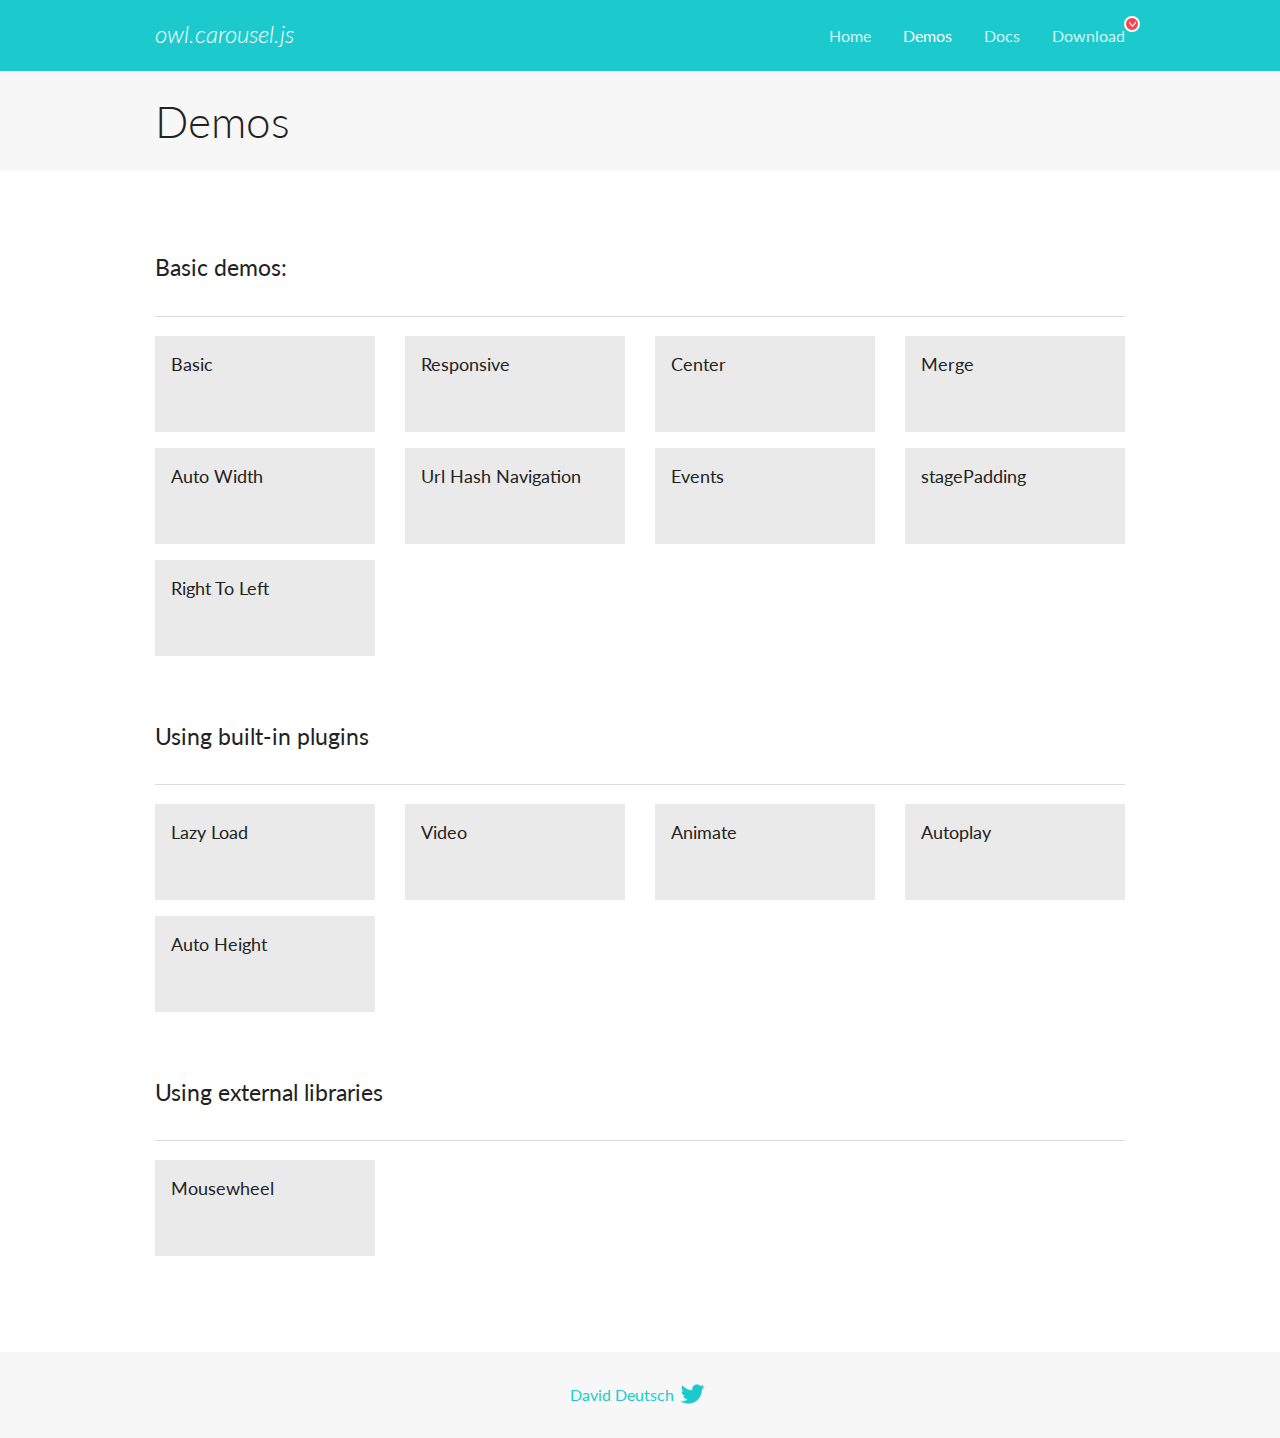
<file: OwlCarousel2-2.3.4/docs/demos/demos.html>
<!DOCTYPE html>
<html lang="en">
  <head>

    <!-- head -->
    <meta charset="utf-8">
    <meta name="msapplication-tap-highlight" content="no" />
    <meta name="viewport" content="width=device-width, initial-scale=1.0" />
    <meta name="description" content="A list of Owl Carousel examples.">
    <meta name="author" content="David Deutsch">
    <title>
      Demos | Owl Carousel | 2.3.4
    </title>

    <!-- Stylesheets -->
    <link href='https://fonts.googleapis.com/css?family=Lato:300,400,700,400italic,300italic' rel='stylesheet' type='text/css'>
    <link rel="stylesheet" href="../assets/css/docs.theme.min.css">

    <!-- Owl Stylesheets -->
    <link rel="stylesheet" href="../assets/owlcarousel/assets/owl.carousel.min.css">
    <link rel="stylesheet" href="../assets/owlcarousel/assets/owl.theme.default.min.css">

    <!-- HTML5 shim and Respond.js IE8 support of HTML5 elements and media queries -->

    <!--[if lt IE 9]>
      <script src="https://oss.maxcdn.com/libs/html5shiv/3.7.0/html5shiv.js"></script>
      <script src="https://oss.maxcdn.com/libs/respond.js/1.3.0/respond.min.js"></script>
    <![endif]-->

    <!-- Favicons -->
    <link rel="apple-touch-icon-precomposed" sizes="144x144" href="../assets/ico/apple-touch-icon-144-precomposed.png">
    <link rel="shortcut icon" href="../assets/ico/favicon.png">
    <link rel="shortcut icon" href="favicon.ico">

    <!-- Yeah i know js should not be in header. Its required for demos.-->

    <!-- javascript -->
    <script src="../assets/vendors/jquery.min.js"></script>
    <script src="../assets/owlcarousel/owl.carousel.js"></script>
  </head>
  <body>

    <!-- header -->
    <header class="header">
      <div class="row">
        <div class="large-12 columns">
          <div class="brand left">
            <h3>
              <a href="/OwlCarousel2/">owl.carousel.js</a> 
            </h3>
          </div>
          <a id="toggle-nav" class="right">
            <span></span> <span></span> <span></span> 
          </a> 
          <div class="nav-bar">
            <ul class="clearfix">
              <li> <a href="/OwlCarousel2/index.html">Home</a>  </li>
              <li class="active">
                <a href="/OwlCarousel2/demos/demos.html">Demos</a> 
              </li>
              <li> <a href="/OwlCarousel2/docs/started-welcome.html">Docs</a>  </li>
              <li>
                <a href="https://github.com/OwlCarousel2/OwlCarousel2/archive/2.3.4.zip">Download</a> 
                <span class="download"></span> 
              </li>
            </ul>
          </div>
        </div>
      </div>
    </header>

    <!-- title -->
    <section class="title">
      <div class="row">
        <div class="large-12 columns">
          <h1>Demos</h1>
        </div>
      </div>
    </section>

    <!--  Demos -->
    <section id="demos">
      <div class="row">
        <div class="large-12 columns">
          <h4 id="basic-demos-">Basic demos:</h4>
          <hr>
          <div class="demo-list">
            <div class="row">
              <div class="small-6 medium-4 large-3 columns">
                <a href="basic.html" class="demo-block">
                  <h5>Basic </h5>
                </a> 
              </div>
              <div class="small-6 medium-4 large-3 columns">
                <a href="responsive.html" class="demo-block">
                  <h5>Responsive </h5>
                </a> 
              </div>
              <div class="small-6 medium-4 large-3 columns">
                <a href="center.html" class="demo-block">
                  <h5>Center </h5>
                </a> 
              </div>
              <div class="small-6 medium-4 large-3 columns">
                <a href="merge.html" class="demo-block">
                  <h5>Merge </h5>
                </a> 
              </div>
              <div class="small-6 medium-4 large-3 columns">
                <a href="autowidth.html" class="demo-block">
                  <h5>Auto Width </h5>
                </a> 
              </div>
              <div class="small-6 medium-4 large-3 columns">
                <a href="urlhashnav.html" class="demo-block">
                  <h5>Url Hash Navigation </h5>
                </a> 
              </div>
              <div class="small-6 medium-4 large-3 columns">
                <a href="events.html" class="demo-block">
                  <h5>Events </h5>
                </a> 
              </div>
              <div class="small-6 medium-4 large-3 columns">
                <a href="stagepadding.html" class="demo-block">
                  <h5>stagePadding </h5>
                </a> 
              </div>
              <div class="small-6 medium-4 large-3 columns">
                <a href="rtl.html" class="demo-block">
                  <h5>Right To Left </h5>
                </a> 
              </div>
            </div>
          </div>
          <h4 id="using-built-in-plugins">Using built-in plugins</h4>
          <hr>
          <div class="demo-list">
            <div class="row">
              <div class="small-6 medium-4 large-3 columns">
                <a href="lazyLoad.html" class="demo-block">
                  <h5>Lazy Load </h5>
                </a> 
              </div>
              <div class="small-6 medium-4 large-3 columns">
                <a href="video.html" class="demo-block">
                  <h5>Video </h5>
                </a> 
              </div>
              <div class="small-6 medium-4 large-3 columns">
                <a href="animate.html" class="demo-block">
                  <h5>Animate </h5>
                </a> 
              </div>
              <div class="small-6 medium-4 large-3 columns">
                <a href="autoplay.html" class="demo-block">
                  <h5>Autoplay </h5>
                </a> 
              </div>
              <div class="small-6 medium-4 large-3 columns">
                <a href="autoheight.html" class="demo-block">
                  <h5>Auto Height </h5>
                </a> 
              </div>
            </div>
          </div>
          <h4 id="using-external-libraries">Using external libraries</h4>
          <hr>
          <div class="demo-list">
            <div class="row">
              <div class="small-6 medium-4 large-3 columns">
                <a href="mousewheel.html" class="demo-block">
                  <h5>Mousewheel </h5>
                </a> 
              </div>
            </div>
          </div>
        </div>
      </div>
    </section>

    <!-- footer -->
    <footer class="footer">
      <div class="row">
        <div class="large-12 columns">
          <h5>
            <a href="/OwlCarousel2/docs/support-contact.html">David Deutsch</a> 
            <a id="custom-tweet-button" href="https://twitter.com/share?url=https://github.com/OwlCarousel2/OwlCarousel2&text=Owl Carousel - This is so awesome! " target="_blank"></a> 
          </h5>
        </div>
      </div>
    </footer>

    <!-- vendors -->
    <script src="../assets/vendors/highlight.js"></script>
    <script src="../assets/js/app.js"></script>
  </body>
</html>
</file>
<file: css/style.css>
@import url("https://fonts.googleapis.com/css2?family=Poppins:wght@200;300;400;500;600;700;800;900&display=swap");
/*! normalize.css v8.0.1 | MIT License | github.com/necolas/normalize.css */
/* Document
   ========================================================================== */
/**
 * 1. Correct the line height in all browsers.
 * 2. Prevent adjustments of font size after orientation changes in iOS.
 */
html {
  line-height: 1.15;
  /* 1 */
  -webkit-text-size-adjust: 100%;
  /* 2 */
}

/* Sections
     ========================================================================== */
/**
   * Remove the margin in all browsers.
   */
body {
  margin: 0;
}

/**
   * Render the `main` element consistently in IE.
   */
main {
  display: block;
}

/**
   * Correct the font size and margin on `h1` elements within `section` and
   * `article` contexts in Chrome, Firefox, and Safari.
   */
h1 {
  font-size: 2em;
  margin: 0.67em 0;
}

/* Grouping content
     ========================================================================== */
/**
   * 1. Add the correct box sizing in Firefox.
   * 2. Show the overflow in Edge and IE.
   */
hr {
  box-sizing: content-box;
  /* 1 */
  height: 0;
  /* 1 */
  overflow: visible;
  /* 2 */
}

/**
   * 1. Correct the inheritance and scaling of font size in all browsers.
   * 2. Correct the odd `em` font sizing in all browsers.
   */
pre {
  font-family: monospace, monospace;
  /* 1 */
  font-size: 1em;
  /* 2 */
}

/* Text-level semantics
     ========================================================================== */
/**
   * Remove the gray background on active links in IE 10.
   */
a {
  background-color: transparent;
}

/**
   * 1. Remove the bottom border in Chrome 57-
   * 2. Add the correct text decoration in Chrome, Edge, IE, Opera, and Safari.
   */
abbr[title] {
  border-bottom: none;
  /* 1 */
  text-decoration: underline;
  /* 2 */
  text-decoration: underline dotted;
  /* 2 */
}

/**
   * Add the correct font weight in Chrome, Edge, and Safari.
   */
b,
strong {
  font-weight: bolder;
}

/**
   * 1. Correct the inheritance and scaling of font size in all browsers.
   * 2. Correct the odd `em` font sizing in all browsers.
   */
code,
kbd,
samp {
  font-family: monospace, monospace;
  /* 1 */
  font-size: 1em;
  /* 2 */
}

/**
   * Add the correct font size in all browsers.
   */
small {
  font-size: 80%;
}

/**
   * Prevent `sub` and `sup` elements from affecting the line height in
   * all browsers.
   */
sub,
sup {
  font-size: 75%;
  line-height: 0;
  position: relative;
  vertical-align: baseline;
}

sub {
  bottom: -0.25em;
}

sup {
  top: -0.5em;
}

/* Embedded content
     ========================================================================== */
/**
   * Remove the border on images inside links in IE 10.
   */
img {
  border-style: none;
}

/* Forms
     ========================================================================== */
/**
   * 1. Change the font styles in all browsers.
   * 2. Remove the margin in Firefox and Safari.
   */
button,
input,
optgroup,
select,
textarea {
  font-family: inherit;
  /* 1 */
  font-size: 100%;
  /* 1 */
  line-height: 1.15;
  /* 1 */
  margin: 0;
  /* 2 */
}

/**
   * Show the overflow in IE.
   * 1. Show the overflow in Edge.
   */
button,
input {
  /* 1 */
  overflow: visible;
}

/**
   * Remove the inheritance of text transform in Edge, Firefox, and IE.
   * 1. Remove the inheritance of text transform in Firefox.
   */
button,
select {
  /* 1 */
  text-transform: none;
}

/**
   * Correct the inability to style clickable types in iOS and Safari.
   */
button,
[type="button"],
[type="reset"],
[type="submit"] {
  -webkit-appearance: button;
}

/**
   * Remove the inner border and padding in Firefox.
   */
button::-moz-focus-inner,
[type="button"]::-moz-focus-inner,
[type="reset"]::-moz-focus-inner,
[type="submit"]::-moz-focus-inner {
  border-style: none;
  padding: 0;
}

/**
   * Restore the focus styles unset by the previous rule.
   */
button:-moz-focusring,
[type="button"]:-moz-focusring,
[type="reset"]:-moz-focusring,
[type="submit"]:-moz-focusring {
  outline: 1px dotted ButtonText;
}

/**
   * Correct the padding in Firefox.
   */
fieldset {
  padding: 0.35em 0.75em 0.625em;
}

/**
   * 1. Correct the text wrapping in Edge and IE.
   * 2. Correct the color inheritance from `fieldset` elements in IE.
   * 3. Remove the padding so developers are not caught out when they zero out
   *    `fieldset` elements in all browsers.
   */
legend {
  box-sizing: border-box;
  /* 1 */
  color: inherit;
  /* 2 */
  display: table;
  /* 1 */
  max-width: 100%;
  /* 1 */
  padding: 0;
  /* 3 */
  white-space: normal;
  /* 1 */
}

/**
   * Add the correct vertical alignment in Chrome, Firefox, and Opera.
   */
progress {
  vertical-align: baseline;
}

/**
   * Remove the default vertical scrollbar in IE 10+.
   */
textarea {
  overflow: auto;
}

/**
   * 1. Add the correct box sizing in IE 10.
   * 2. Remove the padding in IE 10.
   */
[type="checkbox"],
[type="radio"] {
  box-sizing: border-box;
  /* 1 */
  padding: 0;
  /* 2 */
}

/**
   * Correct the cursor style of increment and decrement buttons in Chrome.
   */
[type="number"]::-webkit-inner-spin-button,
[type="number"]::-webkit-outer-spin-button {
  height: auto;
}

/**
   * 1. Correct the odd appearance in Chrome and Safari.
   * 2. Correct the outline style in Safari.
   */
[type="search"] {
  -webkit-appearance: textfield;
  /* 1 */
  outline-offset: -2px;
  /* 2 */
}

/**
   * Remove the inner padding in Chrome and Safari on macOS.
   */
[type="search"]::-webkit-search-decoration {
  -webkit-appearance: none;
}

/**
   * 1. Correct the inability to style clickable types in iOS and Safari.
   * 2. Change font properties to `inherit` in Safari.
   */
::-webkit-file-upload-button {
  -webkit-appearance: button;
  /* 1 */
  font: inherit;
  /* 2 */
}

/* Interactive
     ===========================================
  =============================== */
/*
   * Add the correct display in Edge, IE 10+, and Firefox.
   */
details {
  display: block;
}

/*
   * Add the correct display in all browsers.
   */
summary {
  display: list-item;
}

/* Misc
     ========================================================================== */
/**
   * Add the correct display in IE 10+.
   */
template {
  display: none;
}

/**
   * Add the correct display in IE 10.
   */
[hidden] {
  display: none;
}

*:focus {
  outline: 0 !important;
}

*button:focus {
  border: none;
  outline: none;
}

* {
  list-style-type: none;
  font-family: "Poppins", sans-serif;
  font-size: 14px;
}

*:focus, *:active {
  outline: none !important;
}

*:hover {
  transition: 0.5s;
}

.banner_main .banner_bg {
  background-image: linear-gradient(9deg, rgba(0, 0, 0, 0.82), rgba(0, 0, 0, 0.65)), url(./../images/banner/home.jpg);
  justify-content: center;
  max-width: 1400px;
  margin: auto;
  background-size: cover;
  width: 100%;
  background-repeat: no-repeat;
  background-position: center;
  margin-top: 134px;
}

.banner_main .banner_bg .card {
  background: transparent;
  padding-top: 175px;
  padding-bottom: 100px;
  border: none !important;
  animation-name: fadeInOut;
  animation-delay: 1s;
  animation-duration: 3s;
}

@media screen and (max-width: 768px) {
  .banner_main .banner_bg .card {
    padding-top: 50px;
    padding-bottom: 100px;
  }
}

.banner_main .banner_bg .card .card-title {
  color: #fff;
  font-size: 5vw;
  font-weight: bold;
  padding-bottom: 20px;
}

.banner_main .banner_bg .card .card-text {
  color: #fff;
  padding-bottom: 30px;
  font-size: 14px;
}

.banner_main .banner_bg2 {
  background-image: url(./../images/categories/categories.jpg);
  justify-content: center;
  max-width: 1400px;
  margin: auto;
  background-size: cover;
  width: 100%;
  background-repeat: no-repeat;
  background-position: center;
  margin-top: 134px;
}

.banner_main .banner_bg2 .card {
  background: transparent;
  padding-top: 175px;
  padding-bottom: 100px;
  border: none !important;
}

@media screen and (max-width: 768px) {
  .banner_main .banner_bg2 .card {
    padding-top: 115px;
    padding-bottom: 75px;
  }
}

.banner_main .banner_bg2 .card .card-title {
  color: #fff;
  font-size: 60px;
  font-weight: bold;
  padding-bottom: 20px;
}

@media screen and (max-width: 450px) {
  .banner_main .banner_bg2 .card .card-title {
    font-size: 45px;
  }
}

.banner_main .banner_bg2 .card .card-title span {
  color: #e95a5a;
  font-size: 40px;
}

.banner_main .banner_bg2 .card .card-text {
  color: #fff;
  padding-bottom: 30px;
  font-size: 14px;
  line-height: 2.5em;
}

@media screen and (max-width: 768px) {
  .banner_main .banner_bg2 .card .card-text {
    line-height: 2em;
  }
}

.banner_main .banner_bg3 {
  background-image: url(./../images/cart/cart.jpg);
  justify-content: center;
  max-width: 1400px;
  margin: auto;
  background-size: cover;
  width: 100%;
  background-repeat: no-repeat;
  background-position: center;
  margin-top: 134px;
}

.banner_main .banner_bg3 .breadcrumb {
  background: transparent;
  padding-top: 110px;
  padding-bottom: 110px;
}

.banner_main .banner_bg3 .breadcrumb .breadcrumb-item {
  color: #e95a5a;
}

.banner_main .banner_bg3 .breadcrumb .breadcrumb-item:first-child::before {
  display: none;
}

.banner_main .banner_bg3 .breadcrumb .breadcrumb-item::before {
  display: inline-block;
  padding-right: 1.5rem;
  color: #fff;
  content: "/";
}

.banner_main .banner_bg3 .breadcrumb .breadcrumb-item a {
  color: #fff;
  text-decoration: none;
}

.banner_main .banner_bg3 .breadcrumb .breadcrumb-item a:hover {
  color: #e95a5a;
}

.banner_main .banner_bg4 {
  background-image: url(./../images/banner/home.jpg);
  justify-content: center;
  max-width: 1400px;
  margin: auto;
  background-size: cover;
  width: 100%;
  background-repeat: no-repeat;
  background-position: center;
  margin-top: 134px;
}

.banner_main .banner_bg4 .breadcrumb {
  background: transparent;
  padding-top: 110px;
  padding-bottom: 110px;
}

.banner_main .banner_bg4 .breadcrumb .breadcrumb-item {
  color: #e95a5a;
}

.banner_main .banner_bg4 .breadcrumb .breadcrumb-item:first-child::before {
  display: none;
}

.banner_main .banner_bg4 .breadcrumb .breadcrumb-item::before {
  display: inline-block;
  padding-right: 1.5rem;
  color: #fff;
  content: "/";
}

.banner_main .banner_bg4 .breadcrumb .breadcrumb-item a {
  color: #fff;
  text-decoration: none;
}

.banner_main .banner_bg4 .breadcrumb .breadcrumb-item a:hover {
  color: #e95a5a;
}

.owl-carousel button.owl-dot span {
  height: 20px;
  width: 20px;
  color: #fff;
  background-color: transparent;
  display: block;
  font-weight: 700;
  margin: 5px;
}

.owl-carousel button.owl-dot.active span {
  color: #e95a5a;
}

.owl-carousel .owl-dots {
  position: absolute;
  bottom: 40px;
  left: 225px;
}

@media screen and (max-width: 1000px) {
  .owl-carousel .owl-dots {
    left: 150px;
  }
}

@media screen and (max-width: 768px) {
  .owl-carousel .owl-dots {
    left: 100px;
  }
}

@media screen and (max-width: 600px) {
  .owl-carousel .owl-dots {
    left: 75px;
  }
}

@keyframes fadeInOut {
  0% {
    opacity: 0;
  }
  45% {
    opacity: 1;
  }
  100% {
    opacity: 0%;
  }
}

.btn {
  border: none !important;
  outline: 0 !important;
  transition: 0.5s;
}

.btn-primary {
  background-color: transparent !important;
  border-color: #fff;
  padding: 12px 36px;
  color: #fff !important;
  font-size: 16px;
  font-weight: 600;
  border-radius: 0;
  border: 1px solid !important;
}

.btn-primary:hover {
  border: none !important;
  color: #000000 !important;
  background: #fff !important;
}

.btn-black {
  background-color: transparent !important;
  border-color: #1b1b1b;
  padding: 12px 36px;
  color: #1b1b1b !important;
  font-size: 16px;
  font-weight: 600;
  border-radius: 0;
  border: 1px solid !important;
}

.btn-black:hover {
  color: #fff !important;
  background: #1b1b1b !important;
}

@media screen and (max-width: 376px) {
  .btn-black {
    padding: 12px 30px;
  }
}

.btn-c_shop {
  background-color: transparent !important;
  border-color: #1b1b1b;
  padding: 12px 36px;
  color: #1b1b1b !important;
  font-size: 16px;
  font-weight: 600;
  border-radius: 0;
  border: 1px solid !important;
}

.btn-c_shop:hover {
  color: #fff !important;
  background: #1b1b1b !important;
}

.btn-checkout {
  background-color: transparent !important;
  border-color: #1b1b1b;
  padding: 12px 36px;
  color: #1b1b1b !important;
  font-size: 16px;
  font-weight: 600;
  border-radius: 0;
  border: 1px solid !important;
  width: 100%;
  margin-top: 40px;
}

.btn-checkout:hover {
  color: #fff !important;
  background: #1b1b1b !important;
}

.btn-c_cart {
  background-color: transparent !important;
  border-color: #1b1b1b;
  padding: 12px 36px;
  color: #1b1b1b !important;
  font-size: 16px;
  font-weight: 600;
  border-radius: 0;
  border: 1px solid !important;
}

.btn-c_cart:hover {
  color: #fff !important;
  background: #1b1b1b !important;
}

.btn:focus, .btn.focus {
  outline: 0;
}

.product {
  margin-top: 60px;
}

.product .product_wrapper {
  margin-bottom: 90px;
}

.product .product_wrapper img {
  width: 100%;
}

.product .product_wrapper .new {
  background-color: #6c6a74;
  padding: 4px 16px;
  color: #fff;
  width: 70px;
  font-weight: 600;
  transform: rotate(90deg);
  position: absolute;
  top: 19px;
}

.product .product_wrapper .sale {
  background-color: #e95a5a;
  padding: 4px 16px;
  color: #fff;
  width: 70px;
  font-weight: 600;
  transform: rotate(90deg);
  position: absolute;
  top: 19px;
}

.product .product_wrapper .hot {
  background-color: #1b1b1b;
  padding: 4px 16px;
  color: #fff;
  width: 70px;
  font-weight: 600;
  transform: rotate(90deg);
  position: absolute;
  top: 19px;
}

.product .product_wrapper .product_name {
  font-size: 18px;
}

.product .product_wrapper .product_name a {
  text-decoration: none;
}

.product .product_wrapper .product_name p {
  font-weight: 600;
  color: #1b1b1b;
  margin-top: 20px;
  padding-top: 20px;
  margin-bottom: 5px;
}

.product .product_wrapper .product_name p:hover {
  color: #e95a5a;
}

.product .product_wrapper .product_name span {
  color: #6c6a74;
  font-weight: 600;
}

.navigation {
  background-color: #fff;
  width: 100%;
  display: flex;
  justify-content: center;
}

.navbar {
  padding: 35px 0;
  background-color: #fff;
}

@media screen and (max-width: 992px) {
  .navbar .navbar-nav {
    display: inline;
    text-align: end;
    padding-right: 30px;
    padding-top: 20px;
  }
  .navbar .navbar-nav .nav-item {
    padding-right: 30px;
    padding-top: 30px;
  }
}

.navbar .navbar-toggler {
  background-color: #000000;
}

.navbar .navbar-toggler .navbar-toggler-icon {
  color: #000000;
}

.navbar .navbar-brand {
  color: #1b1b1b;
  font-size: 36px;
  font-weight: 700;
  margin-right: 8rem;
}

.navbar .navbar-brand span {
  font-size: 36px;
  font-weight: 700;
  color: #e95a5a;
}

.navbar .navbar-brand:hover {
  color: #e95a5a !important;
}

@media screen and (max-width: 1016px) {
  .navbar .navbar-brand {
    margin-right: 3rem;
  }
}

.navbar .nav-item {
  margin: auto;
}

.navbar .nav-item .nav-link {
  padding-right: 1.5rem;
  padding-left: 1.5rem;
  color: #797979;
  font-weight: 600;
}

@media screen and (max-width: 1000px) {
  .navbar .nav-item .nav-link {
    padding-right: 5px;
    padding-left: 5px;
  }
}

.navbar .nav-item .nav-link:hover {
  color: #000000 !important;
}

.navbar .active .nav-link {
  color: #000000 !important;
}

.navbar .wrapper {
  margin-left: 75px;
}

@media screen and (max-width: 992px) {
  .navbar .wrapper {
    margin-left: 0;
    justify-content: end;
  }
}

.navbar a {
  color: #797979;
  text-decoration: none;
  align-items: baseline;
}

.navbar a:hover {
  color: #e95a5a;
}

.navbar .nav-link {
  color: #797979;
  text-decoration: none;
  align-items: baseline;
}

.navbar .nav-link:hover {
  color: #e95a5a;
}

.navbar .cart span {
  color: #000000;
  margin-right: 15px;
  font-size: 20px;
  width: 40px;
  height: 40px;
  border-radius: 50%;
  display: inline-block;
  text-align: center;
  line-height: 41px;
}

.navbar .cart span:hover {
  color: #e95a5a;
}

.navbar .cart span .cart_count {
  color: #797979;
}

.navbar .cart span .cart_count:hover {
  color: #e95a5a;
}

.navbar .search span {
  color: #000000;
  margin-left: 20px;
  font-size: 20px;
  width: 40px;
  height: 40px;
  border-radius: 50%;
  display: inline-block;
  text-align: center;
  line-height: 41px;
}

.navbar .search span:hover {
  color: #e95a5a;
}

.offcanvas-header {
  display: none;
}

@media (max-width: 992px) {
  .offcanvas-header {
    display: flex;
    justify-content: end;
  }
  .navbar-collapse {
    position: fixed;
    top: 0;
    bottom: 0;
    left: 100%;
    width: 50%;
    padding-right: 1rem;
    padding-left: 1rem;
    overflow-y: auto;
    visibility: hidden;
    background-color: #ffffff;
    transition: visibility .2s ease-in-out;
  }
  .navbar-collapse.show {
    visibility: visible;
    transform: translateX(-100%);
  }
}

#myDIV {
  width: 100%;
  padding: 50px 0;
  text-align: center;
  background-color: lightblue;
  margin-top: 20px;
}

.circle {
  display: none;
  color: blue;
}

.navbar-dark .navbar-nav .nav-link:focus, .navbar-dark .navbar-nav .nav-link:hover {
  color: black;
}

#new {
  transition: 0.5s;
}

#main_nav {
  transition: 0.5s;
}

.dropdown-menu {
  position: absolute;
  top: 100%;
  left: 0;
  z-index: 1000;
  display: none;
  float: left;
  min-width: 10rem;
  padding: .5rem 0;
  margin: .125rem 0 0;
  font-size: 1rem;
  color: #ffffff !important;
  text-align: left;
  list-style: none;
  background-color: #1b1b1b;
  background-clip: padding-box;
  border: none;
  border-radius: .25rem;
}

.dropdown-menu a {
  color: #fff !important;
  text-decoration: none;
}

.dropdown-menu a:hover {
  color: #e95a5a !important;
  background-color: transparent !important;
}

.footer {
  right: 0;
  left: 0;
  z-index: -1;
  position: fixed;
  left: 0;
  bottom: 0;
  background-image: url(./../images/footer/footer.jpg);
  margin-top: 100px;
  background-size: cover;
  width: 100%;
  background-repeat: no-repeat;
  background-position: center center;
}

.footer .footer_wrapper {
  padding-top: 50px;
  padding-bottom: 40px;
}

.footer .footer_wrapper .wrapper {
  display: grid;
  grid-template-columns: 0.5fr 2fr .5fr;
}

@media screen and (max-width: 992px) {
  .footer .footer_wrapper .wrapper {
    grid-template-columns: 1fr;
  }
}

@media screen and (max-width: 992px) {
  .footer .footer_wrapper .footer_logo {
    padding-bottom: 20px;
    margin: auto;
  }
}

.footer .footer_wrapper .footer_logo .navbar-brand {
  color: #1b1b1b;
  font-size: 36px;
  font-weight: 700;
}

.footer .footer_wrapper .footer_logo .navbar-brand:hover {
  opacity: .9;
}

@media screen and (max-width: 992px) {
  .footer .footer_wrapper .copy_right {
    margin-bottom: 20px;
  }
}

.footer .footer_wrapper .copy_right p {
  text-align: center;
  font-size: 14px;
  color: #1b1b1b;
}

@media screen and (max-width: 992px) {
  .footer .footer_wrapper .copy_right p {
    text-align: center;
    margin-bottom: 20px;
  }
}

.footer .footer_wrapper .copy_right a {
  color: #000000;
  margin-right: 15px;
  text-decoration: none;
}

.footer .footer_wrapper .copy_right a:hover {
  color: #e95a5a;
}

@media screen and (max-width: 992px) {
  .footer .footer_wrapper .footer_icon {
    margin: auto;
  }
}

.footer .footer_wrapper .footer_icon a {
  color: #000000;
  margin-right: 15px;
}

.footer .footer_wrapper .footer_icon a:hover {
  color: #fff;
}

.main_product {
  margin-top: 40px;
  padding-bottom: 40px;
}

.main_product .wrapper {
  width: 100%;
  margin: auto;
  padding-left: 60px;
  padding-right: 60px;
}

.main_product .wrapper .main_img1 {
  padding: 30px;
  height: 100%;
  width: 100%;
  background-repeat: no-repeat;
  background-size: cover;
  background-position: center center;
}

.main_product .wrapper .main_img1 .main_product_info {
  border: 2px solid;
  border-color: #fff;
  position: relative;
  height: 100%;
}

@media screen and (max-width: 992px) {
  .main_product .wrapper .main_img1 .main_product_info {
    padding: 120px 0;
  }
}

@media screen and (max-width: 500px) {
  .main_product .wrapper .main_img1 .main_product_info {
    padding-top: 60px;
  }
}

.main_product .wrapper .main_img1 .main_product_info .smart {
  line-height: 1.2em;
  color: #fff;
  font-size: 46px;
  font-weight: 600;
  padding-right: 140px;
  padding-left: 30px;
  padding-top: 30px;
  padding-bottom: 20px;
}

@media screen and (max-width: 600px) {
  .main_product .wrapper .main_img1 .main_product_info .smart {
    padding-top: 0;
  }
}

@media screen and (max-width: 500px) {
  .main_product .wrapper .main_img1 .main_product_info .smart {
    font-size: 35px;
  }
}

.main_product .wrapper .main_img1 .main_product_info a {
  text-decoration: underline;
  color: #fff;
  padding-left: 30px;
  padding-top: 40px;
}

.main_product .wrapper .main_img1 .main_product_info .offer {
  position: absolute;
  max-width: 200px;
  right: 60px;
  bottom: -35px;
}

@media screen and (max-width: 1250px) {
  .main_product .wrapper .main_img1 .main_product_info .offer {
    max-width: 150px;
    right: 39px;
    bottom: -7px;
  }
}

@media screen and (max-width: 500px) {
  .main_product .wrapper .main_img1 .main_product_info .offer {
    max-width: 130px;
    right: 39px;
    bottom: -7px;
  }
}

.main_product .wrapper .main_img1 .main_product_info .offer img {
  width: 100%;
}

.main_product .wrapper .main_img1 .main_product_info .offer .offer_discount {
  position: absolute;
  color: #000000;
  top: 108px;
  right: 32px;
}

@media screen and (max-width: 1250px) {
  .main_product .wrapper .main_img1 .main_product_info .offer .offer_discount {
    top: 87px;
    right: 12px;
  }
}

@media screen and (max-width: 500px) {
  .main_product .wrapper .main_img1 .main_product_info .offer .offer_discount {
    top: 70px;
    right: 15px;
  }
}

.main_product .wrapper .main_img1 .main_product_info .offer .offer_discount p {
  font-size: 60px;
  font-weight: 700;
  color: #1b1b1b;
  line-height: 0.35;
}

@media screen and (max-width: 500px) {
  .main_product .wrapper .main_img1 .main_product_info .offer .offer_discount p {
    font-size: 30px;
  }
}

.main_product .wrapper .main_img1 .main_product_info .offer .offer_discount p span {
  font-size: 20px;
  vertical-align: top;
}

.main_product .wrapper .main_img1 .main_product_info .offer .offer_discount .dsc {
  padding-left: 15px;
}

.main_product .wrapper .main_img1 img {
  width: 100%;
  height: 100%;
}

.main_product .wrapper .main_img2 {
  height: 100%;
  width: 100%;
  background-repeat: no-repeat;
  background-size: cover;
  background-position: center center;
  padding: 30px 20px;
}

.main_product .wrapper .main_img2 .main_product_info2 {
  max-width: 600px;
  background-color: #00000057;
  padding: 30px 20px;
}

@media screen and (max-width: 992px) {
  .main_product .wrapper .main_img2 .main_product_info2 {
    padding: 120px 20px;
  }
}

@media screen and (max-width: 500px) {
  .main_product .wrapper .main_img2 .main_product_info2 {
    padding: 80px 20px;
  }
}

.main_product .wrapper .main_img2 .main_product_info2 .wrapper1 {
  color: #fff;
}

.main_product .wrapper .main_img2 .main_product_info2 .wrapper1 h2 {
  font-size: 5vw;
  font-weight: 600;
}

@media screen and (max-width: 500px) {
  .main_product .wrapper .main_img2 .main_product_info2 .wrapper1 h2 {
    font-size: 25px;
  }
}

.main_product .wrapper .main_img2 .main_product_info2 .wrapper1 p {
  padding: 20px 0;
  font-size: 14px;
}

.main_product .wrapper .main_img2 .main_product_info2 a {
  text-decoration: underline;
  color: #fff;
  padding-top: 40px;
}

.amazing {
  margin-top: 20px;
}

.amazing .amazing_bg {
  background-image: url(./../images/amazing/amazing.jpg);
  background-size: cover;
  width: 100%;
  background-repeat: no-repeat;
  background-position: center;
  padding: 30px 30px 30px 0;
}

@media screen and (max-width: 512px) {
  .amazing .amazing_bg {
    padding: 30px 30px 30px 30px;
  }
}

.amazing .amazing_bg .amazing_content {
  height: 300px;
  max-width: 450px;
  background-color: #e95a5a;
  padding: 30px 20px;
  float: right;
  color: #fff;
}

.amazing .amazing_bg .amazing_content h2 {
  font-size: 60px;
  font-weight: 600;
}

@media screen and (max-width: 400px) {
  .amazing .amazing_bg .amazing_content h2 {
    font-size: 45px;
  }
}

.amazing .amazing_bg .amazing_content p {
  padding-top: 10px;
  padding-bottom: 10px;
  font-size: 14px;
}

.amazing .amazing_bg .amazing_content a {
  text-decoration: underline;
  color: #fff;
  padding-bottom: 20px;
}

.service {
  margin-top: 90px;
}

.service .service_wrapper {
  border: 1px solid;
  border-color: transparent;
  border-bottom-color: #c3c1cc !important;
  padding-bottom: 50px;
}

.service .wrapper {
  padding-top: 20px;
}

.service .wrapper .img_wrapper {
  max-width: 75px;
  margin-left: auto;
  margin-right: auto;
}

.service .wrapper .img_wrapper img {
  width: 100%;
}

.service .wrapper h6 {
  color: #1b1b1b;
  text-align: center;
  font-size: 18px;
  padding-top: 35px;
  padding-bottom: 23px;
}

.service .wrapper p {
  color: #6c6a74;
  font-size: 14px;
  text-align: center;
  line-height: 2.14;
  font-weight: 400;
}

.subscribe {
  margin-top: 90px;
  padding-bottom: 100px;
}

.subscribe .wrapper {
  margin: 10px auto;
}

.subscribe .wrapper h3 {
  padding-bottom: 30px;
  color: #1b1b1b;
  font-size: 36px;
  text-align: center;
}

.subscribe .wrapper p {
  padding-bottom: 40px;
  text-align: center;
  color: #6c6a74;
  font-size: 14px;
}

.subscribe .wrapper .inp {
  outline: 0;
  border-width: 0 0 1px;
  border-color: transparent;
  border-bottom-color: #c3c1cc;
  width: 100% !important;
  padding: 10px 0;
  transition: 0.5s;
  text-align: center;
  margin-bottom: 20px;
}

.subscribe .wrapper .inp:focus {
  border-color: #e95a5a;
  border: 3px solid #555;
}

.subscribe .wrapper .button_wrapper {
  margin: 40px auto;
  display: flex;
  justify-content: center;
}

.body_section {
  background-color: #fff !important;
  margin-bottom: 230px;
}

@media screen and (max-width: 992px) {
  .body_section {
    margin-bottom: 400px;
  }
}

.choose {
  margin: 90px 0;
}

.choose .wrapper {
  padding: 10px 0;
}

.choose .choose_left {
  color: #6c6a74;
  font-size: 14px;
}

.choose .choose_right {
  float: right;
  /* Custom dropdown */
  /*Hiding the select arrow for IE10*/
}

@media screen and (max-width: 768px) {
  .choose .choose_right {
    float: none;
  }
}

.choose .choose_right .custom-dropdown {
  width: 300px;
  border: 1px solid;
  border-color: #c3c1cc;
  border-radius: 5px;
  position: relative;
  display: inline-block;
  vertical-align: middle;
  font-size: 14px;
  transition: 0.5s;
}

.choose .choose_right .custom-dropdown select {
  width: 300px;
  background-color: #ffffff;
  color: #6c6a74;
  font-size: inherit;
  padding: .7em;
  padding-right: 2.5em;
  margin: 0;
  border: none !important;
  text-indent: 0.01px;
  text-overflow: '';
  /*Hiding the select arrow for firefox*/
  /*Hiding the select arrow for chrome*/
  /*Hiding the select arrow default implementation*/
  appearance: none;
}

.choose .choose_right .custom-dropdown select::-ms-expand {
  display: none;
}

.choose .choose_right .custom-dropdown::before,
.choose .choose_right .custom-dropdown::after {
  content: "";
  position: absolute;
  pointer-events: none;
}

.choose .choose_right .custom-dropdown::after {
  /*  Custom dropdown arrow */
  content: "\25BC";
  height: 1em;
  font-size: .625em;
  line-height: 1;
  right: 1.2em;
  top: 50%;
  margin-top: -.5em;
}

.choose .choose_right .custom-dropdown::before {
  /*  Custom dropdown arrow cover */
  width: 2em;
  right: 0;
  top: 0;
  bottom: 0;
  border-radius: 0 3px 3px 0;
  background-color: rgba(0, 0, 0, 0.2);
}

.choose .choose_right .custom-dropdown::after {
  color: rgba(0, 0, 0, 0.6);
}

.choose .choose_right .custom-dropdown select[disabled] {
  color: rgba(0, 0, 0, 0.25);
}

.preview {
  margin-top: 90px;
}

.preview .wrapper .preview_left .preview_img {
  max-width: 688px;
}

.preview .wrapper .preview_left .preview_img img {
  width: 100%;
}

.preview .wrapper .preview_left .sub_img {
  display: flex;
  margin-top: 15px;
  padding-left: 0;
}

.preview .wrapper .preview_left .sub_img:active .thumb {
  border: 1px solid;
  border-color: #1b1b1b;
}

.preview .wrapper .preview_left .sub_img li {
  max-width: 161px;
  margin-right: 15px;
}

.preview .wrapper .preview_left .sub_img li:hover {
  border: 1px solid;
  border-color: #1b1b1b;
  transition: all 200ms ease;
}

.preview .wrapper .preview_left .sub_img li img {
  width: 100%;
}

@media screen and (max-width: 768px) {
  .preview .wrapper .preview_right {
    margin-top: 70px;
  }
}

.preview .wrapper .preview_right .wrapper {
  border: 1px solid;
  border-color: transparent;
  border-bottom-color: #c3c1cc !important;
  padding-bottom: 60px;
}

.preview .wrapper .preview_right h4 {
  color: #1b1b1b;
  font-size: 25px;
}

.preview .wrapper .preview_right .p_rate {
  font-weight: 500;
  margin-top: 20px;
}

.preview .wrapper .preview_right .p_rate .rate_new {
  text-decoration: line-through;
  color: #e95a5a;
  margin-right: 30px;
}

.preview .wrapper .preview_right .p_rate .rate_old {
  color: #535353;
}

.preview .wrapper .preview_right .availability {
  color: #6c6a74;
  margin-top: 20px;
  font-size: 14px;
  padding-bottom: 20px;
}

.preview .wrapper .preview_right .availability span {
  color: #44a038 !important;
}

.preview .wrapper .preview_right p {
  color: #6c6a74;
  font-size: 14px;
  margin-top: 20px;
  line-height: 2.14;
  font-weight: 400;
}

.preview .wrapper .preview_right .product_quantity_container {
  margin-top: 48px;
}

.preview .wrapper .preview_right .product_quantity {
  display: inline-block;
  width: 147px;
  height: 51px;
  border: solid 2px #d0d0d0;
  overflow: hidden;
  padding-left: 78px;
  vertical-align: middle;
  position: relative;
  margin-right: 30px;
}

.preview .wrapper .preview_right .product_quantity span {
  position: absolute;
  top: 50%;
  left: 23px;
  transform: translateY(-50%);
  font-size: 16px;
  font-weight: 600;
  color: #6c6a74;
}

.preview .wrapper .preview_right .product_quantity input {
  display: block;
  width: 30px;
  height: 57px;
  border: none;
  outline: none;
  font-size: 16px;
  font-weight: 600;
  color: #1b1b1b;
  text-align: left;
  padding-left: 9px;
  line-height: 39px;
  float: left;
}

.preview .wrapper .preview_right .quantity_buttons {
  position: absolute;
  top: 15px;
  right: 1px;
  width: 29px;
}

.preview .wrapper .preview_right .quantity_inc,
.preview .wrapper .preview_right .quantity_dec {
  display: flex;
  flex-direction: column;
  align-items: center;
  width: 100%;
  height: 50%;
  cursor: pointer;
}

.preview .wrapper .preview_right .quantity_control i {
  font-size: 10px;
  color: #232323;
  pointer-events: none;
}

.preview .wrapper .preview_right .quantity_control:active {
  border: solid 1px rgba(14, 140, 228, 0.2);
}

.preview .wrapper .preview_right .quantity_inc {
  padding-bottom: 3px;
  justify-content: flex-end;
}

.preview .wrapper .preview_right .quantity_inc i {
  transform: translateY(3px);
}

.preview .wrapper .preview_right .quantity_dec {
  padding-top: 3px;
  justify-content: flex-start;
}

.preview .wrapper .preview_right .quantity_dec i {
  transform: translateY(-3px);
}

.preview .wrapper .preview_right .footer_icon {
  display: flex;
  margin-top: 40px;
}

.preview .wrapper .preview_right .footer_icon .share {
  color: #6c6a74;
  margin-right: 30px;
}

.preview .wrapper .preview_right .footer_icon a {
  color: #6c6a74;
  margin: 0 15px;
}

.preview .wrapper .preview_right .footer_icon a:hover {
  color: #1b1b1b;
}

.tabb {
  margin-top: 60px;
}

.tabb .nav-tabs {
  border: 0 !important;
}

.tabb .nav-item {
  padding-bottom: 10px;
}

.tabb .nav-item a {
  color: #6c6a74;
}

.tabb .nav-item .active {
  color: #1b1b1b;
  border: transparent;
}

.tabb .nav-item .active:hover {
  border: 0 !important;
}

.tabb .nav-item .nav-link {
  padding-right: 1.5rem;
  padding-left: 1.5rem;
  font-weight: 500;
  font-size: 22px;
}

.tabb .tab-content {
  color: #6c6a74;
  margin-top: 40px;
}

.tabb .tab-content .tab-pane {
  line-height: 2.14;
}

.product_main {
  margin-top: 90px;
}

.product_main .related_products {
  text-align: center;
  margin-bottom: 50px;
}

.product_main .related_products h3 {
  color: #1b1b1b;
  font-size: 36px;
  padding-bottom: 40px;
}

.product_main .product_wrapper {
  margin-bottom: 90px;
}

.product_main .product_wrapper img {
  width: 100%;
}

.product_main .product_wrapper .new {
  background-color: #6c6a74;
  padding: 4px 16px;
  color: #fff;
  width: 70px;
  font-weight: 600;
  transform: rotate(90deg);
  position: absolute;
  top: 19px;
}

.product_main .product_wrapper .sale {
  background-color: #e95a5a;
  padding: 4px 16px;
  color: #fff;
  width: 70px;
  font-weight: 600;
  transform: rotate(90deg);
  position: absolute;
  top: 19px;
}

.product_main .product_wrapper .hot {
  background-color: #1b1b1b;
  padding: 4px 16px;
  color: #fff;
  width: 70px;
  font-weight: 600;
  transform: rotate(90deg);
  position: absolute;
  top: 19px;
}

.product_main .product_wrapper .product_name {
  font-size: 18px;
}

.product_main .product_wrapper .product_name a {
  text-decoration: none;
}

.product_main .product_wrapper .product_name p {
  font-weight: 600;
  color: #1b1b1b;
  margin-top: 20px;
  padding-top: 20px;
  margin-bottom: 5px;
}

.product_main .product_wrapper .product_name p:hover {
  color: #e95a5a;
}

.product_main .product_wrapper .product_name span {
  color: #6c6a74;
  font-weight: 600;
}

.cart_page {
  margin-top: 90px;
}

.cart_page .wrapper .product_info {
  border: 1px solid;
  border-color: transparent;
  border-bottom-color: #c3c1cc;
  padding-bottom: 20px;
}

@media screen and (max-width: 992px) {
  .cart_page .wrapper .product_info {
    display: none;
  }
}

.cart_page .wrapper .product_info_bottom {
  padding-bottom: 20px;
  margin-top: 40px;
}

.cart_page .wrapper .product_info_bottom .common {
  text-align: right;
}

@media screen and (max-width: 992px) {
  .cart_page .wrapper .product_info_bottom .common {
    text-align: left;
  }
}

.cart_page .wrapper .product_info_bottom .wrapper {
  display: flex;
}

.cart_page .wrapper .product_info_bottom .wrapper a {
  color: #6c6a74;
  text-decoration: none;
}

.cart_page .wrapper .product_info_bottom .wrapper a:hover {
  color: #e95a5a;
}

.cart_page .wrapper .product_info_bottom .wrapper .p_name {
  margin: auto;
}

@media screen and (max-width: 1200px) {
  .cart_page .wrapper .product_info_bottom .wrapper .p_name {
    padding-left: 20px;
  }
}

.cart_page .wrapper .product_info_bottom .cart_img {
  max-width: 200px;
}

.cart_page .wrapper .product_info_bottom .cart_img img {
  width: 100%;
}

.cart_page .wrapper .product_info_bottom .product_quantity_container {
  padding-left: 26px;
}

@media screen and (max-width: 992px) {
  .cart_page .wrapper .product_info_bottom .product_quantity_container {
    padding-left: 0;
  }
}

.cart_page .wrapper .product_info_bottom .product_quantity {
  display: inline-block;
  width: 147px;
  height: 51px;
  border: solid 2px #d0d0d0;
  overflow: hidden;
  padding-left: 78px;
  vertical-align: middle;
  position: relative;
  margin-right: 30px;
}

.cart_page .wrapper .product_info_bottom .product_quantity span {
  position: absolute;
  top: 50%;
  left: 23px;
  transform: translateY(-50%);
  font-size: 16px;
  font-weight: 600;
  color: #6c6a74;
}

.cart_page .wrapper .product_info_bottom .product_quantity input {
  display: block;
  width: 30px;
  height: 57px;
  border: none;
  outline: none;
  font-size: 16px;
  font-weight: 600;
  color: #1b1b1b;
  text-align: left;
  padding-left: 9px;
  line-height: 39px;
  float: left;
}

.cart_page .wrapper .product_info_bottom .quantity_buttons {
  position: absolute;
  top: 15px;
  right: 1px;
  width: 29px;
}

.cart_page .wrapper .product_info_bottom .quantity_inc,
.cart_page .wrapper .product_info_bottom .quantity_dec {
  display: flex;
  flex-direction: column;
  align-items: center;
  width: 100%;
  height: 50%;
  cursor: pointer;
}

.cart_page .wrapper .product_info_bottom .quantity_control i {
  font-size: 10px;
  color: #232323;
  pointer-events: none;
}

.cart_page .wrapper .product_info_bottom .quantity_control:active {
  border: solid 1px rgba(14, 140, 228, 0.2);
}

.cart_page .wrapper .product_info_bottom .quantity_inc {
  padding-bottom: 3px;
  justify-content: flex-end;
}

.cart_page .wrapper .product_info_bottom .quantity_inc i {
  transform: translateY(3px);
}

.cart_page .wrapper .product_info_bottom .quantity_dec {
  padding-top: 3px;
  justify-content: flex-start;
}

.cart_page .wrapper .product_info_bottom .quantity_dec i {
  transform: translateY(-3px);
}

.cart_page .wrapper .cart_buttons {
  margin-top: 40px;
  padding-left: 15px;
}

.cart_page .wrapper .cart_buttons .shop_b {
  margin-right: auto;
}

@media screen and (max-width: 768px) {
  .cart_page .wrapper .cart_buttons .shop_b {
    padding-bottom: 30px;
  }
}

.cart_page .wrapper .shipping {
  margin-top: 60px;
}

.cart_page .wrapper .shipping .shipping_method h3 {
  font-weight: 600;
  color: #1b1b1b;
}

.cart_page .wrapper .shipping .shipping_method p {
  color: #6c6a74;
  margin-top: 15px;
}

.cart_page .wrapper .shipping .shipping_method .delivery {
  margin-top: 35px;
}

.cart_page .wrapper .shipping .shipping_method .delivery .form-check {
  margin-bottom: 30px;
}

.cart_page .wrapper .shipping .shipping_method .delivery .form-check .wrapper {
  justify-content: space-between;
}

.cart_page .wrapper .shipping .shipping_method .delivery .form-check .form-check-input:checked::before {
  background-color: #862727 !important;
}

.cart_page .wrapper .shipping .shipping_method .delivery .form-check .form-check-label {
  padding-left: 30px;
}

.cart_page .wrapper .shipping .shipping_method .delivery .coupon {
  padding-top: 40px;
}

@media screen and (max-width: 992px) {
  .cart_page .wrapper .shipping .shipping_method .delivery .coupon {
    margin-bottom: 50px;
  }
}

.cart_page .wrapper .shipping .shipping_method .delivery .coupon .wrapper {
  margin-top: 40px;
  display: flex;
}

@media screen and (max-width: 430px) {
  .cart_page .wrapper .shipping .shipping_method .delivery .coupon .wrapper {
    display: block;
  }
}

.cart_page .wrapper .shipping .shipping_method .delivery .coupon .wrapper .inp {
  outline: 0;
  border-width: 0 0 1px;
  border-color: transparent;
  border-bottom-color: #c3c1cc;
  width: 100% !important;
  padding: 10px 0;
  transition: 0.5s;
  text-align: center;
  margin-bottom: 30px;
  margin-right: 20px;
}

@media screen and (max-width: 430px) {
  .cart_page .wrapper .shipping .shipping_method .delivery .coupon .wrapper .inp {
    width: 95% !important;
  }
}

.cart_page .wrapper .shipping .shipping_method .delivery .coupon .wrapper .inp:focus {
  border-color: #e95a5a;
  border: 3px solid #555;
}

.cart_total h3 {
  font-weight: 600;
  color: #1b1b1b;
}

.cart_total p {
  color: #6c6a74;
  margin-top: 15px;
}

.cart_total ul {
  padding-top: 20px;
}

.cart_total ul li {
  display: flex !important;
  justify-content: space-between !important;
  margin-top: 15px;
}

.cart_total ul li span {
  padding-right: 30px;
}

.cart_total ul li .nn {
  color: #000000;
}

.checkout {
  margin-top: 90px;
}

.checkout .checkout_left .billing h3 {
  font-weight: 600;
  color: #1b1b1b;
}

.checkout .checkout_left .billing p {
  color: #6c6a74;
  margin-top: 15px;
}

.checkout .checkout_left .card {
  border: none;
}

.checkout .checkout_left .card .card-body .md-form {
  color: #6c6a74;
}

.checkout .checkout_left .card .card-body .md-form .lable {
  color: #000000;
}

.checkout .checkout_left .card .card-body .custom-control-input:checked ~ .custom-control-label::before {
  color: #e95a5a;
  border-color: #e95a5a;
  background-color: #e95a5a;
  outline: none;
}

.checkout .checkout_left .card .card-body .form-check-input:checked ~ .form-check-label::before {
  color: #e95a5a !important;
  border-color: #e95a5a !important;
  background-color: #e95a5a !important;
  content: "";
}

.checkout .checkout_left .card .card-body .input[type="checkbox"]:before, .checkout .checkout_left .card .card-body input[type="radio"]:before {
  position: absolute;
  top: .25rem;
  left: -1.5rem;
  display: block;
  width: 1rem;
  height: 1rem;
  pointer-events: none;
  background-color: #8a1717;
  border: #3e71a5 solid 1px;
}

.checkout .checkout_right .order h3 {
  font-weight: 600;
  color: #1b1b1b;
}

.checkout .checkout_right .order .subhead {
  color: #6c6a74;
  padding-top: 10px;
}

.checkout .checkout_right .order .wrapper {
  padding-left: 30px;
}

.checkout .checkout_right .order ul {
  padding-top: 20px;
  padding-left: 0;
}

.checkout .checkout_right .order ul li {
  display: flex;
  justify-content: space-between;
  margin-top: 20px;
  padding-bottom: 15px;
}

.checkout .checkout_right .order ul li span {
  padding-right: 30px;
}

.checkout .checkout_right .order ul li .nn {
  color: #000000;
}

.checkout .checkout_right .order .payment label {
  color: #000000;
}

.checkout .checkout_right .order .payment [type="radio"]:checked,
.checkout .checkout_right .order .payment [type="radio"]:not(:checked) {
  position: absolute;
  left: -9999px;
}

.checkout .checkout_right .order .payment [type="radio"]:checked + label,
.checkout .checkout_right .order .payment [type="radio"]:not(:checked) + label {
  position: relative;
  padding-left: 28px;
  cursor: pointer;
  line-height: 20px;
  display: inline-block;
  color: #666;
}

.checkout .checkout_right .order .payment [type="radio"]:checked + label:before,
.checkout .checkout_right .order .payment [type="radio"]:not(:checked) + label:before {
  content: '';
  position: absolute;
  left: 0;
  top: 0;
  width: 18px;
  height: 18px;
  border: 1px solid;
  border-color: #c3c1cc;
  border-radius: 100%;
  background: #fff;
}

.checkout .checkout_right .order .payment [type="radio"]:checked + label:after,
.checkout .checkout_right .order .payment [type="radio"]:not(:checked) + label:after {
  content: '';
  width: 11px;
  height: 12px;
  background: #e95a5a;
  position: absolute;
  top: 3px;
  left: 3px;
  border-radius: 100%;
  transition: all 0.2s ease;
}

.checkout .checkout_right .order .payment [type="radio"]:not(:checked) + label:after {
  opacity: 0;
  transform: scale(0);
}

.checkout .checkout_right .order .payment [type="radio"]:checked + label:after {
  opacity: 1;
  transform: scale(1);
}

.checkout .checkout_right .order .order_text {
  font-style: italic;
  color: #6c6a74;
  margin-top: 55px;
  margin-bottom: 20px;
}

.contact {
  margin-top: 90px;
  margin-bottom: 90px;
}

.contact .contact_left .name h3 {
  font-weight: 600;
  color: #1b1b1b;
}

.contact .contact_left .name p {
  color: #6c6a74;
}

.contact .contact_left .name .contact-form {
  margin-top: 70px;
}

.contact .contact_left .name .contact-form .form-control {
  display: block;
  width: 100%;
  height: calc(2.5em + .75rem + 2px);
  padding: .375rem .75rem;
  font-size: 1rem;
  font-weight: 400;
  line-height: 1.5;
  color: #495057;
  background-color: #fff;
  background-clip: padding-box;
  border: 1px solid #ced4da;
  border-color: transparent;
  border-bottom-color: #c3c1cc;
  border-radius: .25rem;
  transition: border-color .15s ease-in-out,box-shadow .15s ease-in-out;
}

.contact .contact_left .name .contact-form .input-block {
  margin-bottom: 30px;
}

.contact .contact_left .name .contact-form .input-block label {
  color: #6c6a74;
}

@media screen and (max-width: 992px) {
  .contact .contact_right {
    margin-top: 50px;
  }
}

.contact .contact_right .c_info {
  margin-bottom: 60px;
}

.contact .contact_right h3 {
  margin-bottom: 30px;
}

.contact .contact_right .phone {
  padding-top: 30px;
}

.contact .contact_right .phone span {
  padding-right: 20px;
}

.contact .contact_right .phone a {
  color: #6c6a74;
  text-decoration: none;
}

.contact .contact_right .phone a:hover {
  color: #e95a5a !important;
}

.map .mapouter {
  position: relative;
  text-align: right;
  height: 500px;
  widows: 100%;
}

.map .mapouter .mapouter {
  overflow: hidden;
  background: none !important;
  height: 100%;
  width: 100%;
}
/*# sourceMappingURL=style.css.map */
</file>
